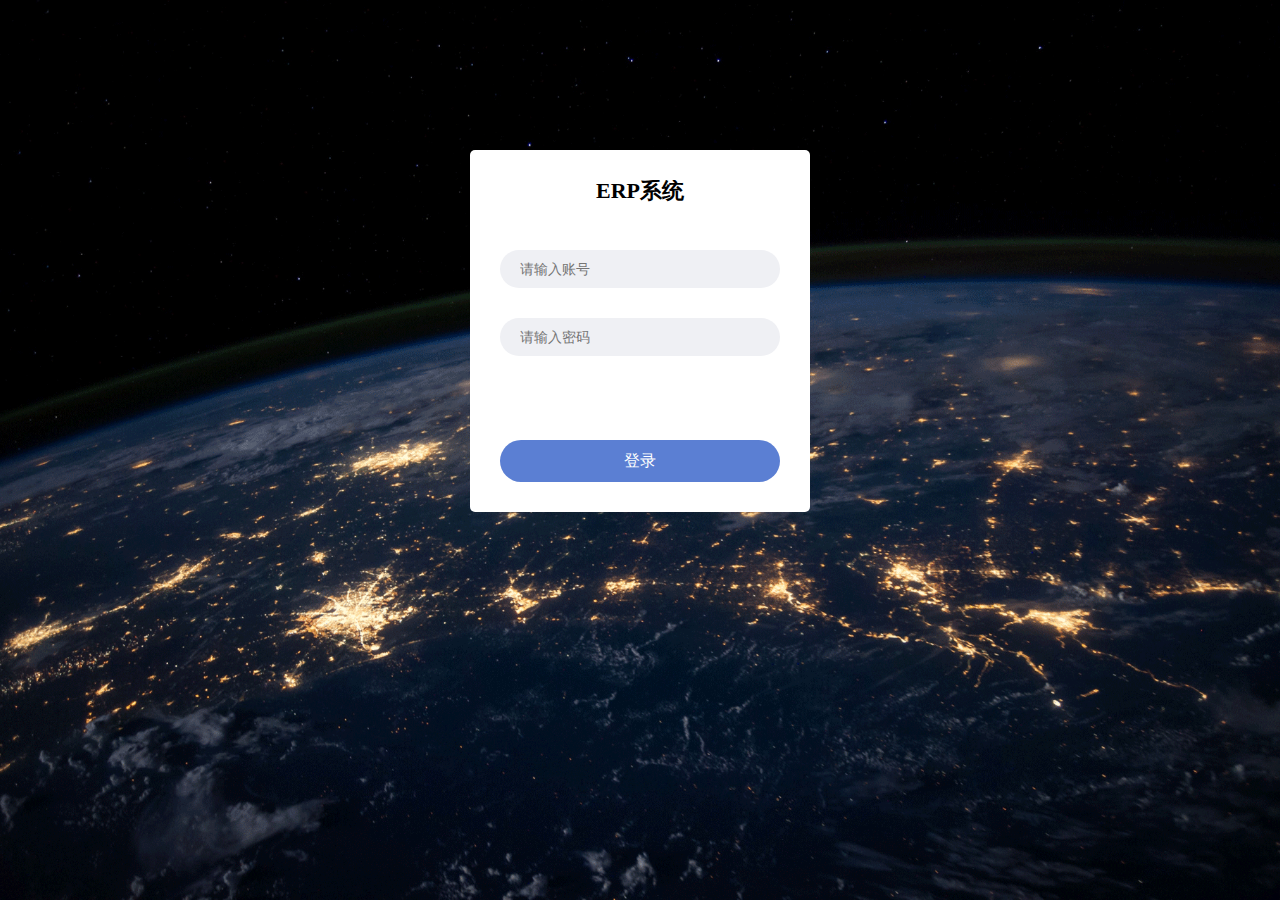
<file: index.html>
<!DOCTYPE html>
<html>
	<head>
		<meta charset="utf-8" />
		<title>登录-小破孩工作室</title>
		<link rel="stylesheet" href="css/public.css" />
		<script src="js/jquery-3.2.1.min.js"></script>
		<script src="layer/layer.js"></script>
		<script src="js/public.js"></script>
		<script src="js/login/login.js"></script>
	</head>
	<body>
		<div class="login-bg background-style">
			<div class="login-input">
				<h3>ERP系统</h3>
				<input type="text" id="account" placeholder="请输入账号" maxlength="20"/>
				<input type="password" id="pwd" placeholder="请输入密码" maxlength="20"/>
				<i class="login-msg"></i>
				<p class="login-submit">登录</p>
			</div>
		</div>
	</body>
</html>
</file>
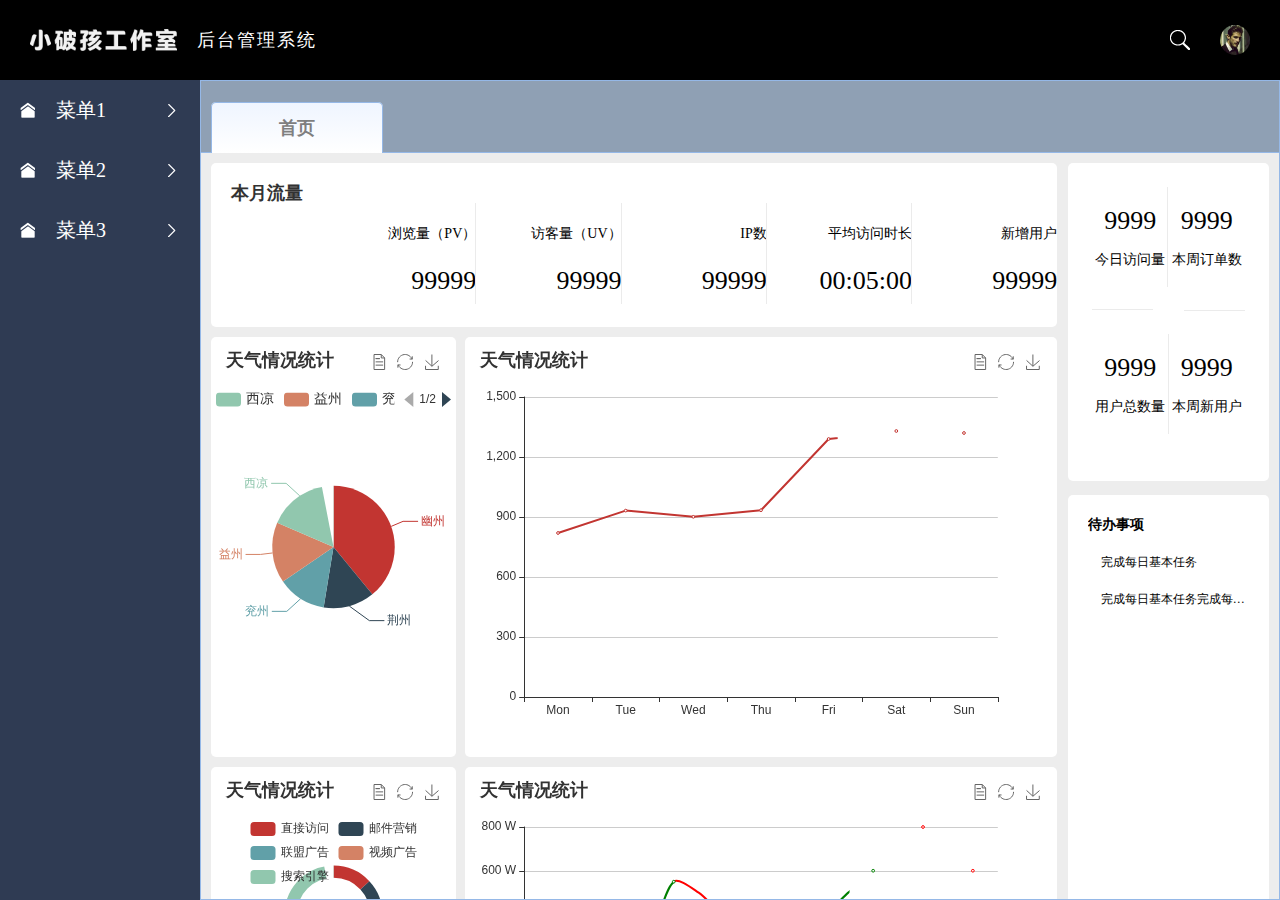
<file: html/index.html>
<!DOCTYPE html>
<html>
	<head>
		<meta charset="UTF-8">
		<title>主页-小破孩工作室</title>
		<link rel="stylesheet" type="text/css" href="../jquery-easyui/themes/default/easyui.css">
		<link rel="stylesheet" type="text/css" href="../jquery-easyui/themes/icon.css">
		<link rel="stylesheet" href="../css/public.css" />
		<link rel="stylesheet" href="../css/index.css" />
		<script type="text/javascript" src="../js/jquery-3.2.1.min.js"></script>
		<script type="text/javascript" src="../jquery-easyui/jquery.easyui.min.js"></script>
		<script type="application/javascript" src="../layer/layer.js"></script>
		<script type="text/javascript" src="../js/echarts.min.js" ></script>
		<script type="text/javascript" src="../js/public.js"></script>
		<script type="text/javascript" src="../js/index/index.js"></script>
	</head>
	<body class="easyui-layout">
		<!--
        	作者：1453296946@qq.com
        	时间：2018-01-23
        	描述：顶部样式
        -->
		<div data-options="region:'north',border:false" style="height: 80px;">
			<div class="main-head">
				<span class="logo">后台管理系统</span>
				<span class="mian-user">
					<i class="background-style"></i>
					<ul class="transition">
						<li>用户名</li>
						<li>基本信息</li>
						<li class="register">账号安全</li>
						<li class="logout">退出</li>
					</ul>
				</span>
				<div class="main-search">
					<img src="../img/search-white.png" alt="检索"/>
					<input type="text" class="search-key" placeholder="请输入检索内容" maxlength="20"/>
				</div>
			</div>
		</div>
		
		<!--
        	作者：1453296946@qq.com
        	时间：2018-01-23
        	描述：左侧菜单
        -->
		<div class="mian-menu" data-options="region:'west',split:false,border:false" style="width: 200px;background-color: #2f3b53;">
			<div class="nav transition">
				<div class="nav-title"><i class="background-style"></i><p><span>菜单1</span></p><i class="background-style transition"></i></div>
				<ul class="nav-menu">
					<li title="item1" url="menu/user/index.html" menuId="1"><span>item1</span></li>
					<li title="item2" url="menu/user/index.html" menuId="2"><span>item2</span></li>
					<li title="item3" url="menu/user/index.html" menuId="3"><span>item3</span></li>
					<li title="item4" url="menu/user/index.html" menuId="4"><span>item4</span></li>
				</ul>
			</div>	
			<div class="nav transition">
				<div class="nav-title"><i class="background-style"></i><p><span>菜单2</span></p><i class="background-style transition"></i></div>
				<ul class="nav-menu">
					<li title="item1" url="menu/user/index.html" menuId="1"><span>item1</span></li>
					<li title="item2" url="menu/user/index.html" menuId="2"><span>item2</span></li>
					<li title="item3" url="menu/user/index.html" menuId="3"><span>item3</span></li>
					<li title="item4" url="menu/user/index.html" menuId="4"><span>item4</span></li>
					<li title="item4" url="menu/user/index.html" menuId="5"><span>item5</span></li>
					<li title="item4" url="menu/user/index.html" menuId="6"><span>item6</span></li>
				</ul>
			</div>
			<div class="nav transition">
				<div class="nav-title"><i class="background-style"></i><p><span>菜单3</span></p><i class="background-style transition"></i></div>
				<ul class="nav-menu">
					<li title="item1" url="menu/user/index.html" menuId="1"><span>item1</span></li>
					<li title="item2" url="menu/user/index.html" menuId="2"><span>item2</span></li>
					<li title="item3" url="menu/user/index.html" menuId="3"><span>item3</span></li>
					<li title="item4" url="menu/user/index.html" menuId="4"><span>item4</span></li>
				</ul>
			</div>
		</div>
		
		<!--
        	作者：1453296946@qq.com
        	时间：2018-01-23
        	描述：菜单对应页面
        -->
		<div data-options="region:'center'" data-options="border:false">
			<div id="main-tabs" class="easyui-tabs" data-options="border:false,fit:true">
				
			</div>
		</div>
		
		<!--
        	作者：1453296946@qq.com
        	时间：2018-01-23
        	描述：右侧模块
        -->
		<!--<div data-options="region:'east',split:true" title="East" style="width:100px;">
			
		</div>-->
		
		<!--
        	作者：1453296946@qq.com
        	时间：2018-01-23
        	描述：底部模块
        -->
		<!--<div data-options="region:'south'" style="height:50px;">
			
		</div>-->
	</body>
</html>
</file>
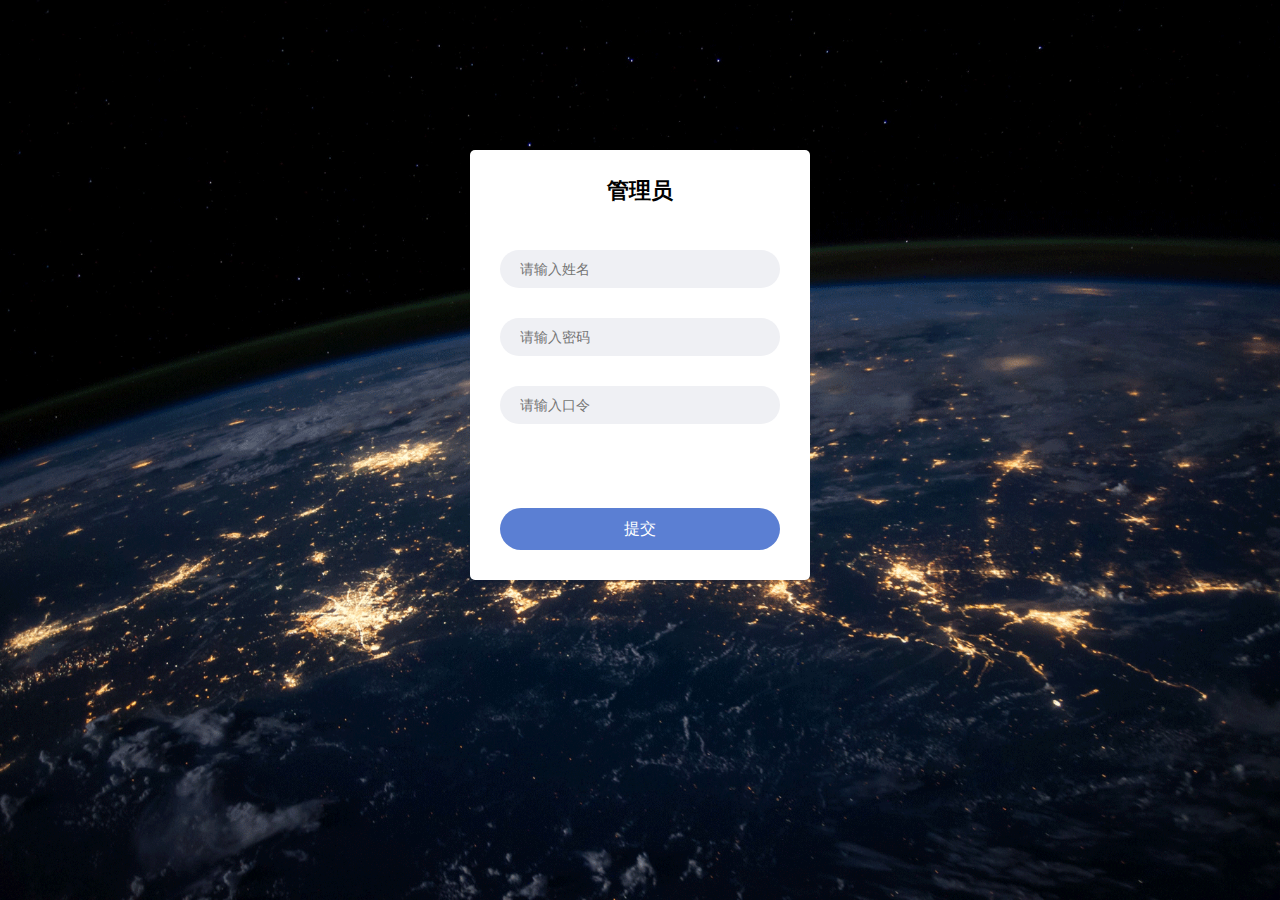
<file: register.html>
<!DOCTYPE html>
<html>
	<head>
		<meta charset="utf-8" />
		<title>注册-小破孩工作室</title>
		<link rel="stylesheet" href="css/public.css" />
		<script src="js/jquery-3.2.1.min.js"></script>
		<script src="layer/layer.js"></script>
		<script src="js/public.js"></script>
		<script src="js/login/register.js"></script>
	</head>
	<body>
		<div class="login-bg background-style">
			<div class="login-input">
				<h3>管理员</h3>
				<input type="text" id="name" placeholder="请输入姓名" maxlength="20"/>
				<input type="password" id="pwd" placeholder="请输入密码" maxlength="20"/>
				<input type="password" id="passwd" placeholder="请输入口令" maxlength="20"/>
				<i class="login-msg"></i>
				<p class="login-submit">提交</p>
			</div>
		</div>
	</body>
</html>
</file>
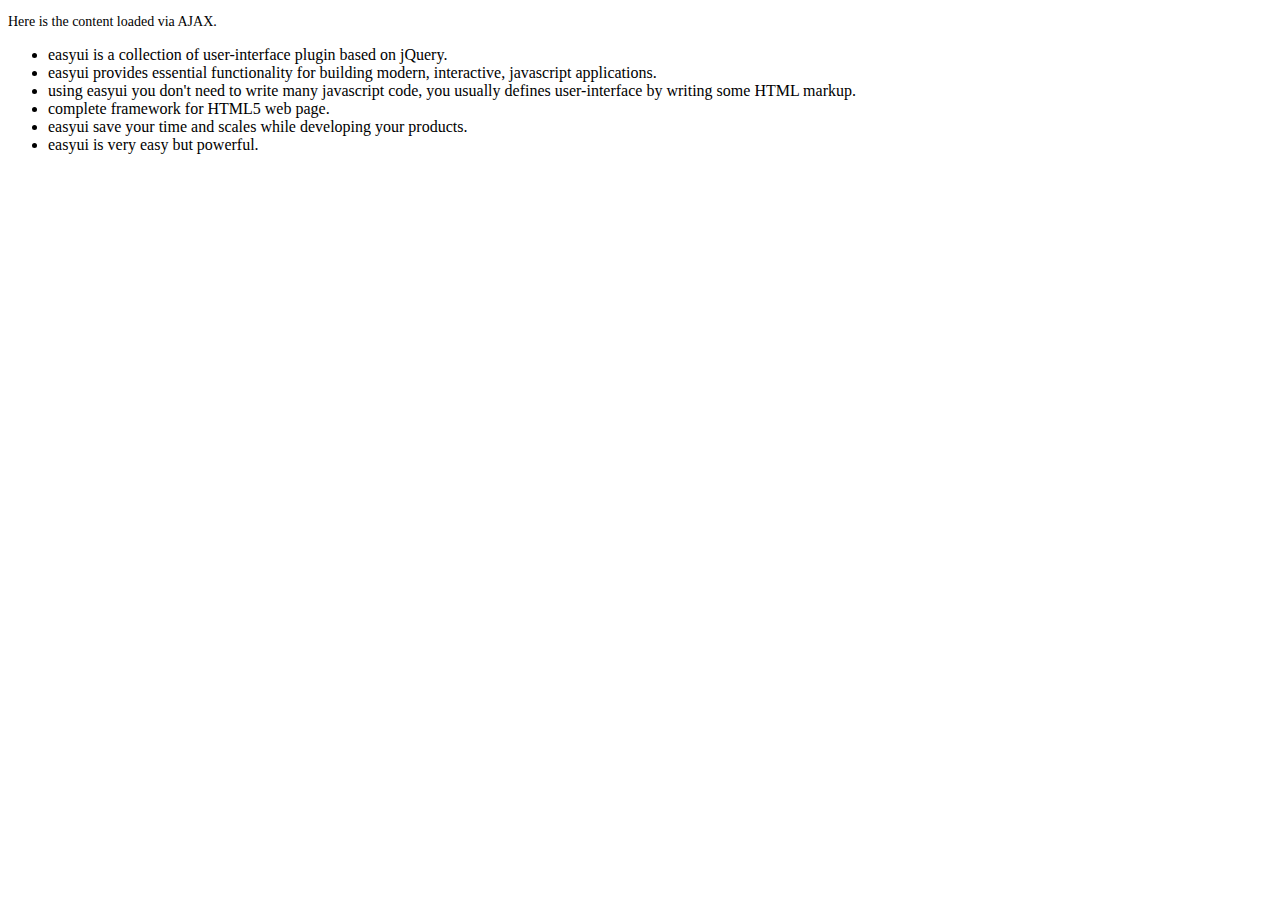
<file: jquery-easyui/demo-mobile/accordion/_content.html>
<!DOCTYPE html>
<html>
<head>
	<meta charset="UTF-8">
	<title>AJAX Content</title>
</head>
<body>
	<p style="font-size:14px">Here is the content loaded via AJAX.</p>
	<ul>
		<li>easyui is a collection of user-interface plugin based on jQuery.</li>
		<li>easyui provides essential functionality for building modern, interactive, javascript applications.</li>
		<li>using easyui you don't need to write many javascript code, you usually defines user-interface by writing some HTML markup.</li>
		<li>complete framework for HTML5 web page.</li>
		<li>easyui save your time and scales while developing your products.</li>
		<li>easyui is very easy but powerful.</li>
	</ul>
</body>
</html>
</file>
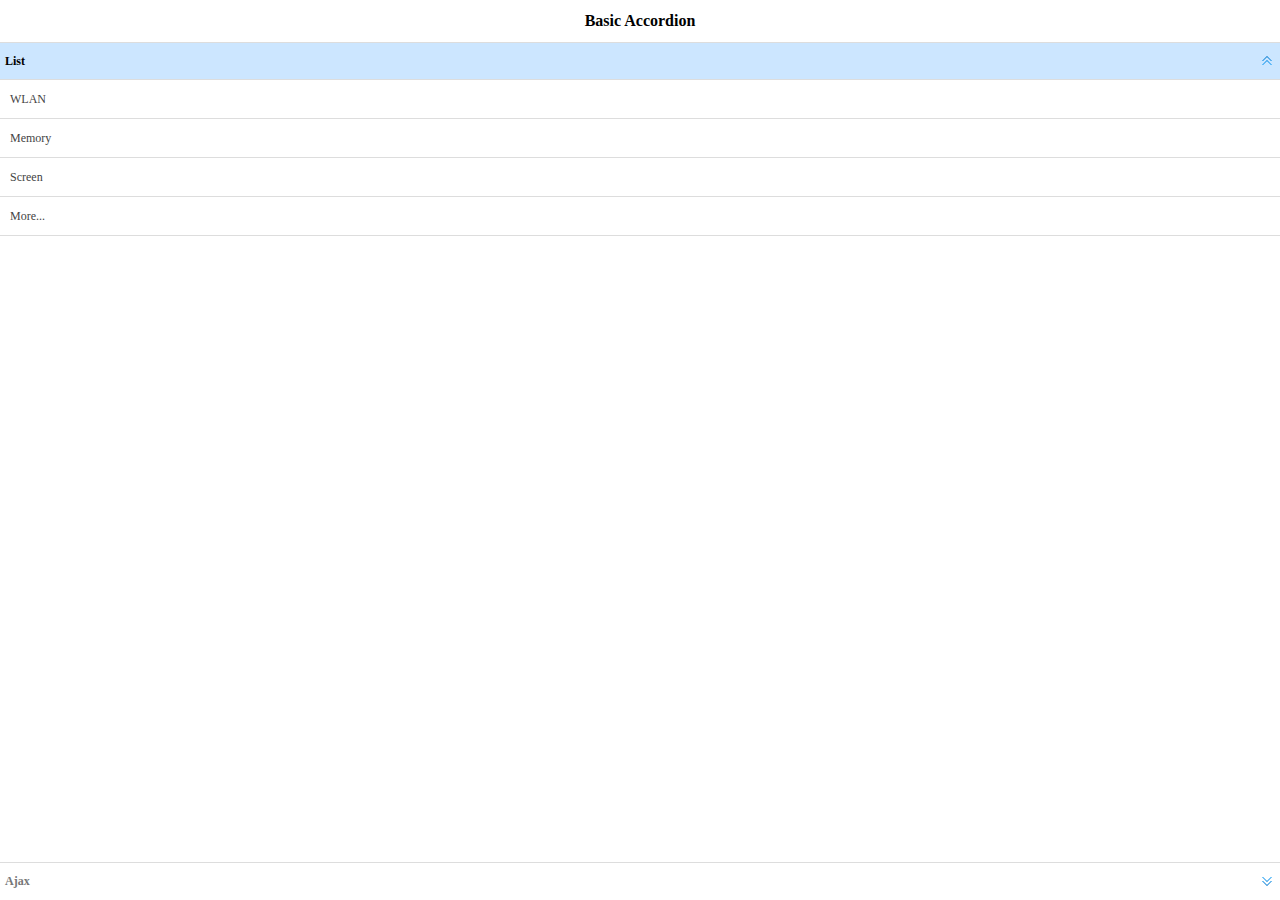
<file: jquery-easyui/demo-mobile/accordion/basic.html>
<!doctype html><html><head>    <meta charset="UTF-8">  	<meta name="viewport" content="initial-scale=1.0, maximum-scale=1.0, user-scalable=no">    <title>Basic Accordion - jQuery EasyUI Mobile Demo</title>      <link rel="stylesheet" type="text/css" href="../../themes/metro/easyui.css">      <link rel="stylesheet" type="text/css" href="../../themes/mobile.css">      <link rel="stylesheet" type="text/css" href="../../themes/icon.css">      <script type="text/javascript" src="../../jquery.min.js"></script>      <script type="text/javascript" src="../../jquery.easyui.min.js"></script>     <script type="text/javascript" src="../../jquery.easyui.mobile.js"></script> </head><body>	<div class="easyui-navpanel">		<header>			<div class="m-toolbar">				<span class="m-title">Basic Accordion</span>			</div>		</header>		<div class="easyui-accordion" fit="true" border="false">			<div title="List">				<ul class="m-list">					<li>WLAN</li>					<li>Memory</li>					<li>Screen</li>					<li>More...</li>				</ul>			</div>			<div title="Ajax" href="_content.html" style="padding:10px"></div>		</div>	</div></body>	</html>
</file>
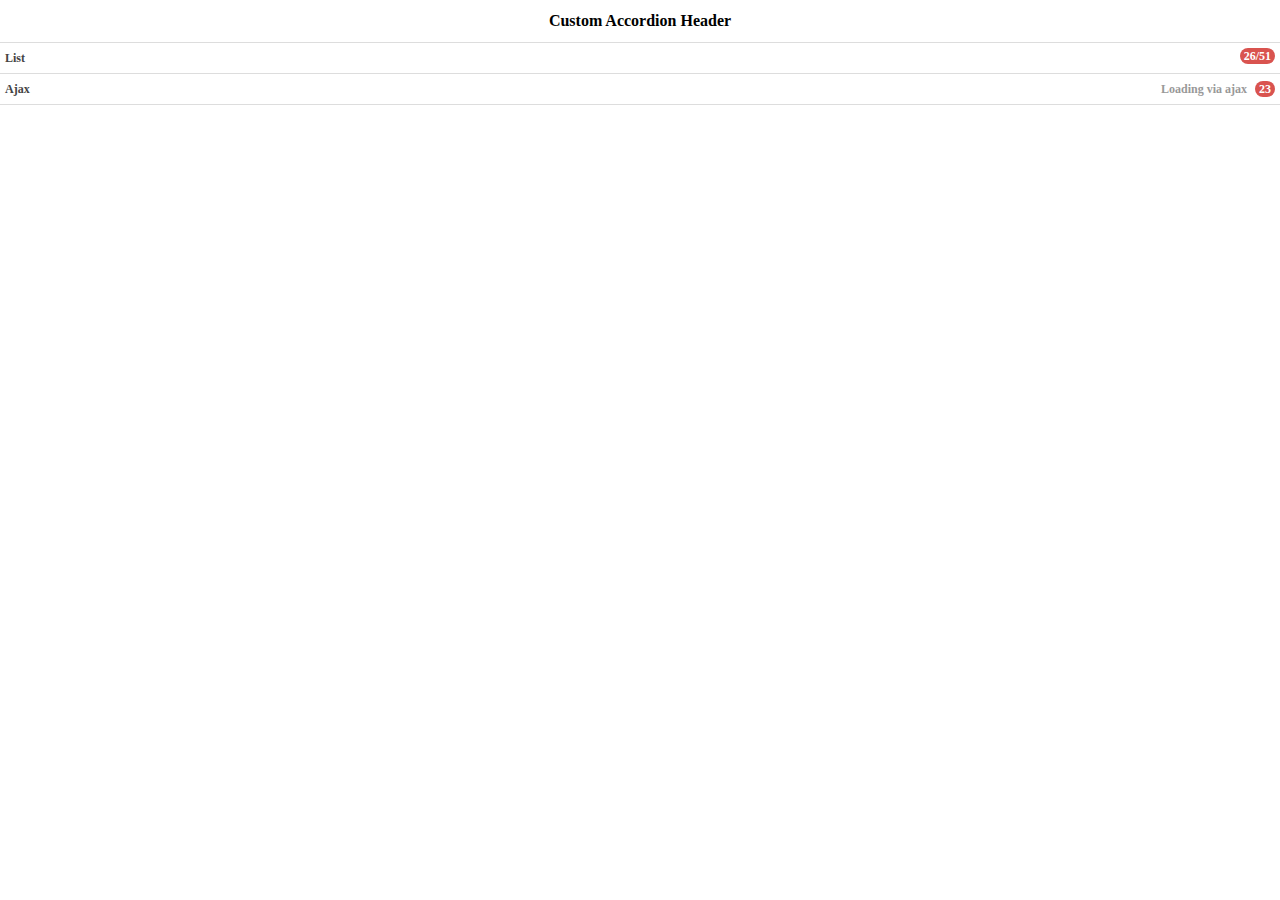
<file: jquery-easyui/demo-mobile/accordion/header.html>
<!doctype html><html><head>    <meta charset="UTF-8">  	<meta name="viewport" content="initial-scale=1.0, maximum-scale=1.0, user-scalable=no">    <title>Custom Accordion Header - jQuery EasyUI Mobile Demo</title>      <link rel="stylesheet" type="text/css" href="../../themes/metro/easyui.css">      <link rel="stylesheet" type="text/css" href="../../themes/mobile.css">      <link rel="stylesheet" type="text/css" href="../../themes/icon.css">      <script type="text/javascript" src="../../jquery.min.js"></script>      <script type="text/javascript" src="../../jquery.easyui.min.js"></script>     <script type="text/javascript" src="../../jquery.easyui.mobile.js"></script> </head><body>	<div class="easyui-navpanel">		<header>			<div class="m-toolbar">				<span class="m-title">Custom Accordion Header</span>			</div>		</header>		<div class="easyui-accordion" data-options="fit:true,border:false,selected:-1">			<div>				<header>					<div class="hh-inner">						<span>List</span>						<span class="m-badge" style="float:right">26/51</span>					</div>				</header>				<ul class="m-list">					<li>WLAN</li>					<li>Memory</li>					<li>Screen</li>					<li>More...</li>				</ul>			</div>			<div href="_content.html" style="padding:10px">				<header>					<div class="hh-inner">						<span>Ajax</span>						<span style="float:right">							<span style="color:#999;margin-right:5px">Loading via ajax</span>							<span class="m-badge">23</span>						</span>					</div>				</header>			</div>		</div>	</div>	<style scoped>		.hh-inner{			position: relative;			line-height: 20px;			background: #fff;			font-weight: bold;			margin: -5px;			padding: 5px;		}	</style></body>	</html>
</file>
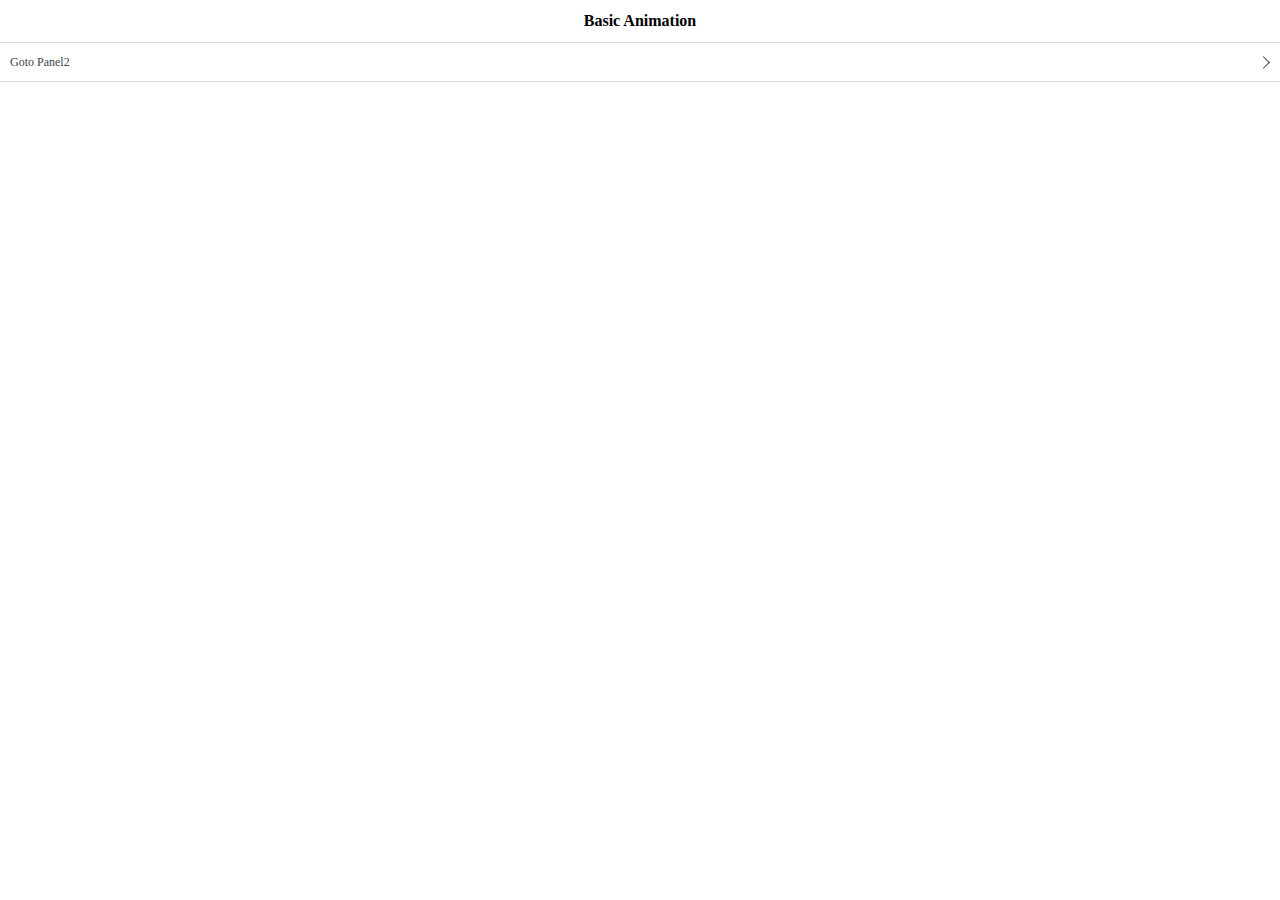
<file: jquery-easyui/demo-mobile/animation/basic.html>
<!doctype html><html><head>    <meta charset="UTF-8">  	<meta name="viewport" content="initial-scale=1.0, maximum-scale=1.0, user-scalable=no">    <title>Basic Animation - jQuery EasyUI Mobile Demo</title>      <link rel="stylesheet" type="text/css" href="../../themes/metro/easyui.css">      <link rel="stylesheet" type="text/css" href="../../themes/mobile.css">      <link rel="stylesheet" type="text/css" href="../../themes/icon.css">      <script type="text/javascript" src="../../jquery.min.js"></script>      <script type="text/javascript" src="../../jquery.easyui.min.js"></script>     <script type="text/javascript" src="../../jquery.easyui.mobile.js"></script> </head><body>	<div class="easyui-navpanel">		<header>			<div class="m-toolbar">				<span class="m-title">Basic Animation</span>			</div>		</header>		<ul class="m-list">			<li><a href="#p2">Goto Panel2</a></li>		</ul>	</div>	<div id="p2" class="easyui-navpanel">		<header>			<div class="m-toolbar">				<div class="m-left">					<a href="#" class="easyui-linkbutton m-back" data-options="plain:true,outline:true,back:true">Back</a>				</div>				<div class="m-title">Panel2</div>			</div>		</header>		<ul class="m-list">			<li><a href="#p3">Goto Panel3</a></li>		</ul>	</div>	<div id="p3" class="easyui-navpanel">		<header>			<div class="m-toolbar">				<div class="m-left">					<a href="#" class="easyui-linkbutton m-back" data-options="plain:true,outline:true,back:true">Back</a>				</div>				<div class="m-title">Panel3</div>			</div>		</header>		<div style="padding:20px 10px">			<p>Panel3 Content.</p>		</div>	</div></body>	</html>
</file>
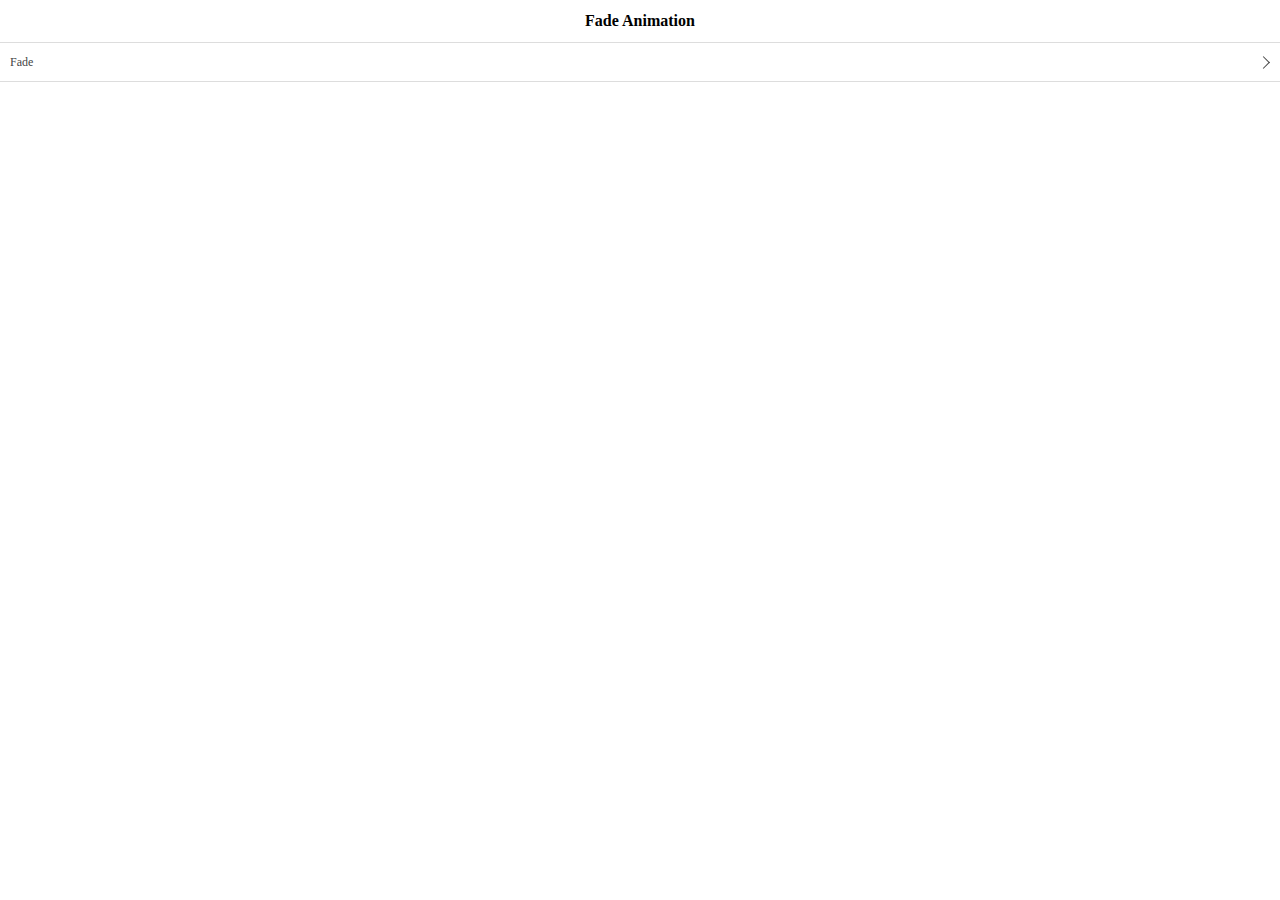
<file: jquery-easyui/demo-mobile/animation/fade.html>
<!doctype html><html><head>    <meta charset="UTF-8">  	<meta name="viewport" content="initial-scale=1.0, maximum-scale=1.0, user-scalable=no">    <title>Fade Animation - jQuery EasyUI Mobile Demo</title>      <link rel="stylesheet" type="text/css" href="../../themes/metro/easyui.css">      <link rel="stylesheet" type="text/css" href="../../themes/mobile.css">      <link rel="stylesheet" type="text/css" href="../../themes/icon.css">      <script type="text/javascript" src="../../jquery.min.js"></script>      <script type="text/javascript" src="../../jquery.easyui.min.js"></script>     <script type="text/javascript" src="../../jquery.easyui.mobile.js"></script> </head><body>	<div class="easyui-navpanel">		<header>			<div class="m-toolbar">				<span class="m-title">Fade Animation</span>			</div>		</header>		<ul class="m-list">			<li><a href="#p2" data-options="animation:'fade',direction:''">Fade</a></li>		</ul>	</div>	<div id="p2" class="easyui-navpanel">		<header>			<div class="m-toolbar">				<div class="m-left">					<a href="#" class="easyui-linkbutton m-back" data-options="plain:true,outline:true,back:true">Back</a>				</div>				<div class="m-title">Panel2</div>			</div>		</header>		<div style="padding:10px">			<p>Panel2 Content.</p>		</div>	</div></body>	</html>
</file>
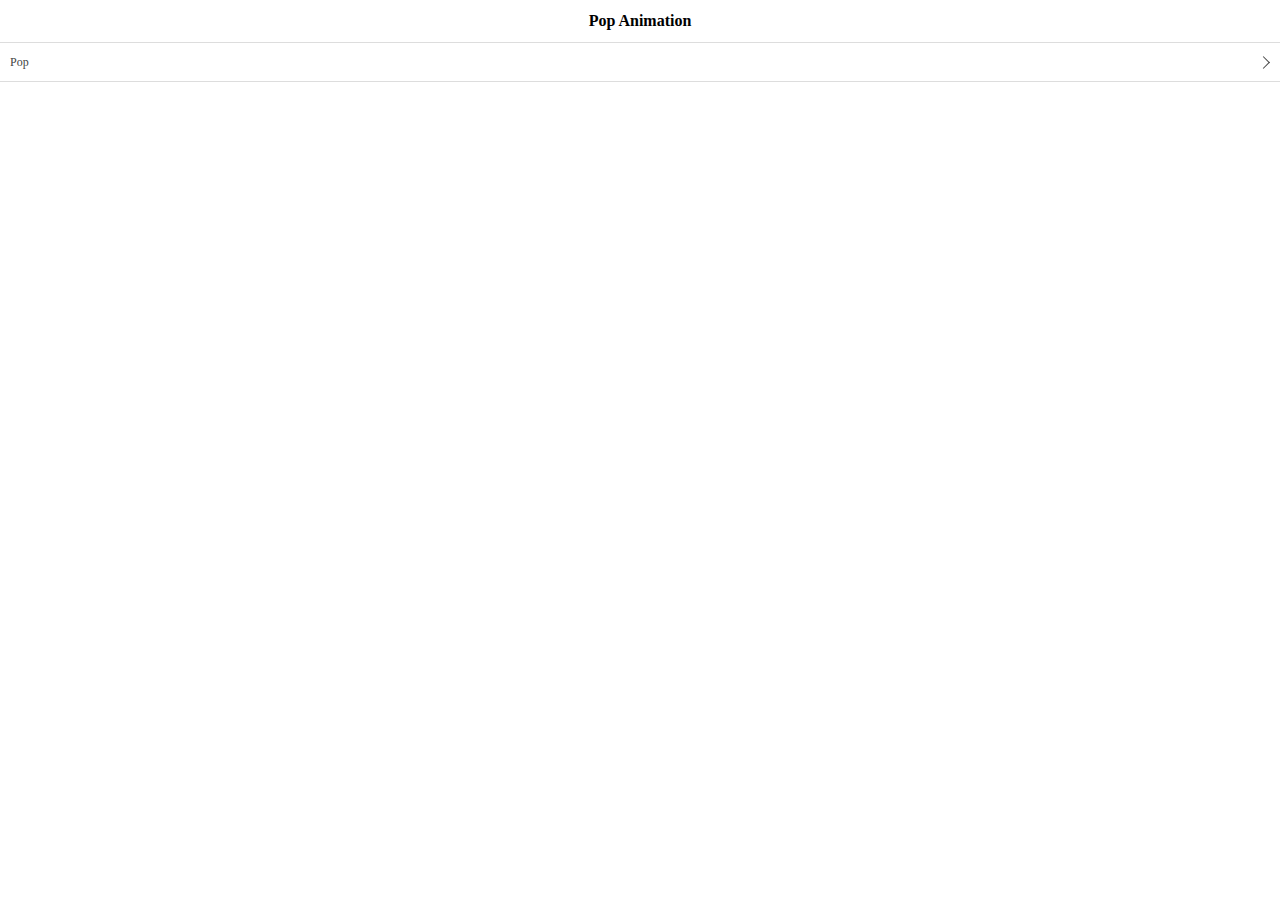
<file: jquery-easyui/demo-mobile/animation/pop.html>
<!doctype html><html><head>    <meta charset="UTF-8">  	<meta name="viewport" content="initial-scale=1.0, maximum-scale=1.0, user-scalable=no">    <title>Pop Animation - jQuery EasyUI Mobile Demo</title>      <link rel="stylesheet" type="text/css" href="../../themes/metro/easyui.css">      <link rel="stylesheet" type="text/css" href="../../themes/mobile.css">      <link rel="stylesheet" type="text/css" href="../../themes/icon.css">      <script type="text/javascript" src="../../jquery.min.js"></script>      <script type="text/javascript" src="../../jquery.easyui.min.js"></script>     <script type="text/javascript" src="../../jquery.easyui.mobile.js"></script> </head><body>	<div class="easyui-navpanel">		<header>			<div class="m-toolbar">				<span class="m-title">Pop Animation</span>			</div>		</header>		<ul class="m-list">			<li><a href="#p2" data-options="animation:'pop',direction:''">Pop</a></li>		</ul>	</div>	<div id="p2" class="easyui-navpanel">		<header>			<div class="m-toolbar">				<div class="m-left">					<a href="#" class="easyui-linkbutton m-back" data-options="plain:true,outline:true,back:true">Back</a>				</div>				<div class="m-title">Panel2</div>			</div>		</header>		<div style="padding:10px">			<p>Panel2 Content.</p>		</div>	</div></body>	</html>
</file>
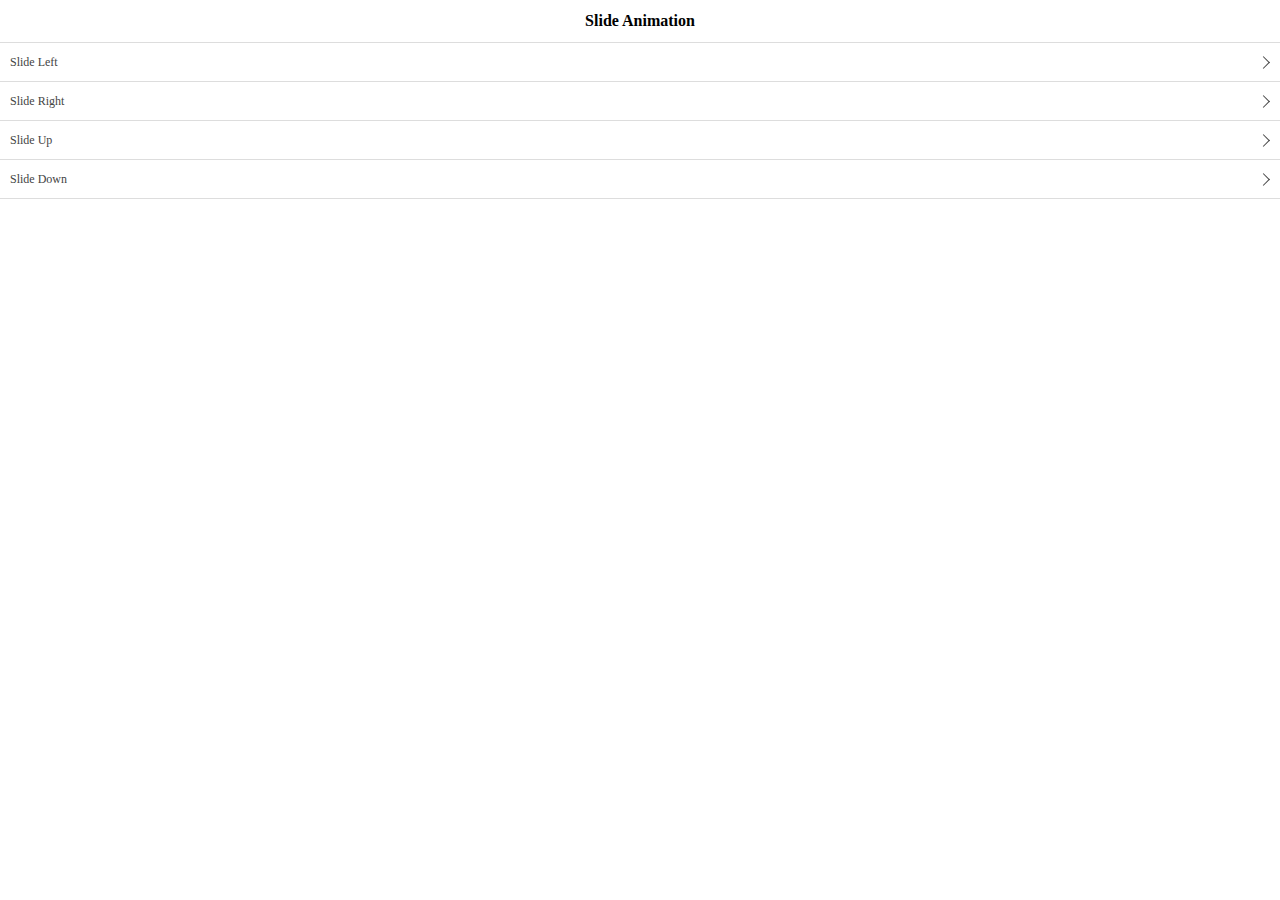
<file: jquery-easyui/demo-mobile/animation/slide.html>
<!doctype html><html><head>    <meta charset="UTF-8">  	<meta name="viewport" content="initial-scale=1.0, maximum-scale=1.0, user-scalable=no">    <title>Slide Animation - jQuery EasyUI Mobile Demo</title>      <link rel="stylesheet" type="text/css" href="../../themes/metro/easyui.css">      <link rel="stylesheet" type="text/css" href="../../themes/mobile.css">      <link rel="stylesheet" type="text/css" href="../../themes/icon.css">      <script type="text/javascript" src="../../jquery.min.js"></script>      <script type="text/javascript" src="../../jquery.easyui.min.js"></script>     <script type="text/javascript" src="../../jquery.easyui.mobile.js"></script> </head><body>	<div class="easyui-navpanel">		<header>			<div class="m-toolbar">				<span class="m-title">Slide Animation</span>			</div>		</header>		<ul class="m-list">			<li><a href="#p2" data-options="animation:'slide',direction:'left'">Slide Left</a></li>			<li><a href="#p2" data-options="animation:'slide',direction:'right'">Slide Right</a></li>			<li><a href="#p2" data-options="animation:'slide',direction:'up'">Slide Up</a></li>			<li><a href="#p2" data-options="animation:'slide',direction:'down'">Slide Down</a></li>		</ul>	</div>	<div id="p2" class="easyui-navpanel">		<header>			<div class="m-toolbar">				<div class="m-left">					<a href="#" class="easyui-linkbutton m-back" data-options="plain:true,outline:true,back:true">Back</a>				</div>				<div class="m-title">Panel2</div>			</div>		</header>		<div style="padding:10px">			<p>Panel2 Content.</p>		</div>	</div></body>	</html>
</file>
<file: css/public.css>
/**
 * 全局滚动条样式
 */
body::-webkit-scrollbar, div::-webkit-scrollbar {/*滚动条整体样式*/
    width: 10px;/*高宽分别对应横竖滚动条的尺寸*/
    height: 1px;
}
body::-webkit-scrollbar-thumb, div::-webkit-scrollbar-thumb {/*滚动条里面小方块*/
    -webkit-box-shadow: inset 0 0 5px rgba(0,0,0,0.2);
    border-radius: 10px;
    background-color: var(--white, #999);
}
body::-webkit-scrollbar-track, div::-webkit-scrollbar-track {/*滚动条里面轨道*/
    -webkit-box-shadow: inset 0 0 5px rgba(0,0,0,0.2);
    background-color: var(--blank, #323232);
}

/**
 * 全局样式设置
 */
html,body{
	width: 100%;
	height: 100%;
}
html,body,div,ul,p,h1,h2,h3,h4,h5,h6{
	margin: 0;
	padding: 0;
}
/**
 * 全局鼠标样式
 */
div,ul,li,p,h1,h2,h3,h4,h5,h6,span,img,i,s{
	cursor: default;
}
/**
 * 去掉li小黑点
 */
ul,li{
	list-style: none;
}
/**
 * 去掉input焦点border
 */
input{
	border: 0;
	outline: none;
}
/**
 * 去掉上下箭头
 */
input[type=number] {  
    -moz-appearance:textfield;  
}  
input[type=number]::-webkit-inner-spin-button,  
input[type=number]::-webkit-outer-spin-button {  
    -webkit-appearance: none;  
    margin: 0;  
}
/**
 * 去掉链接标签下的颜色
 */
a{
	text-decoration: none;
}
/**
 * 背景图片全局样式
 */
.background-style{
	background-position: center;
	background-repeat: no-repeat;
	background-size: contain;
}
/**
 * 动画配置
 */
.transition{
	transition: All 0.4s ease-in-out;
    -webkit-transition: All 0.4s ease-in-out;
    -moz-transition: All 0.4s ease-in-out;
    -o-transition: All 0.4s ease-in-out;
}

/**
 * 登录样式
 */
.login-bg{
	width: 100%;
	height: 100%;
	background-image: url(../img/bg.png);
	background-size: cover;
}
.login-input{
	width: 280px;
	padding: 30px;
	background-color: #fff;
	border-radius: 5px;
	display: inline-block;
	position: fixed;
	top: 150px;
	left: 50%;
	margin-left: -170px;
}
.login-input h3{
	width: 100%;
	height: 22px;
	line-height: 22px;
	font-size: 22px;
	text-align: center;
	margin-bottom: 18px;
	overflow: hidden;
	white-space: nowrap;
	text-overflow: ellipsis;
}
.login-input input{
	width: 240px;
	height: 14px;
	padding: 12px 20px;
	margin-top: 30px;
	border-radius: 19px;
	font-size: 14px;
	border: 0;
	border-style: none;
	background-color: #eff0f4;
	color: #323232;
	transition: All 0.4s ease-in-out;
    -webkit-transition: All 0.4s ease-in-out;
    -moz-transition: All 0.4s ease-in-out;
    -o-transition: All 0.4s ease-in-out;
}
.login-input input:focus{
	background-color: #fff;
	box-shadow: 0 5px 16px 6px rgba(0,29,112,0.2);
	-moz-box-shadow: 0 5px 16px 6px rgba(0,29,112,0.2);
}
.login-input .login-msg{
	width: 100%;
	height: 14px;
	line-height: 14px;
	font-size: 14px;
	color: red;
	font-style: normal;
	margin-top: 20px;
	margin-bottom: 6px;
	display: block;
}
.login-input .login-submit{
	width: 100%;
	height: 42px;
	line-height: 42px;
	margin-top: 50px;
	border-radius: 21px;
	font-size: 16px;
	color: #fff;
	text-align: center;
	background-color: #5b7fd3;
	display: block;
	cursor:pointer;
}

/**
 * 顶部头样式
 */
.main-head{
	width: 100%;
	height: 100%;
	background-color: #000;
}
.main-head .logo::before{
	width: 147px;
	height: 100%;
	background-image: url(../img/logo.png);
	background-position: center;
	background-repeat: no-repeat;
	background-size: contain;
	content: "";
	display: inline-block;
	float: left;
	margin-right: 20px;
}
.main-head .logo{
	height: 80px;
	line-height: 80px;
	margin-left: 30px;
	font-size: 18px;
	letter-spacing: 2px;
	color: #fff;
	float: left;
}

.main-head .mian-user, .main-head .main-search{
	height: 100%;
	float: right;
	margin-right: 30px;
	position: relative;
	display: inline-block;
}
/**
 * 用户头像
 */
.main-head .mian-user i{
	width: 30px;
	height: 30px;
	margin-top: 25px;
	border-radius: 50%;
	background-image: url(../img/user.png);
	display: inline-block;
    cursor: pointer;
}
.main-head .mian-user i:hover + ul, .main-head .mian-user ul:hover{
	height: auto;
}
.main-head .mian-user ul{
	width: 100px;
	height: 0;
	background-color: #fff;
	border-radius: 5px;
	position: fixed;
	top: 40px;
	right: 30px;
	margin-top: 15px;
	z-index: 19930610;
	overflow: hidden;
}
.main-head .mian-user ul li{
	width: 80px;
	height: 30px;
	line-height: 30px;
	font-size: 14px;
	padding: 0 10px;
	border-bottom: 1px solid rgba(0,0,0,.2);
	color: #000;
	float: left;
	cursor: pointer;
	overflow: hidden;
	white-space: nowrap;
	text-overflow: ellipsis;
}
.main-head .mian-user ul li:first-child{
	cursor: default;
}
.main-head .mian-user ul li:last-child{
	border: 0;
}
.main-head .mian-user ul li:hover{
	background-color: rgba(0,0,0,.2);
}

/**
 * 全局检索
 */
.main-head .main-search input{
	width: 0;
	height: 14px;
	padding: 8px 0;
	border-radius: 15px;
	margin-top: 25px;
	font-size: 14px;
	color: #fff;
	background-color: #999;
	transition: All 1.2s ease-in-out;
    -webkit-transition: All 1.2s ease-in-out;
    -moz-transition: All 1.2s ease-in-out;
    -o-transition: All 1.2s ease-in-out;
}
.main-head .main-search.show input{
	width: 150px;
	padding: 8px 25px;
	transition: All .9s ease-in-out;
    -webkit-transition: All .9s ease-in-out;
    -moz-transition: All .9s ease-in-out;
    -o-transition: All .9s ease-in-out;
}
.main-head .main-search img{
	width: 20px;
	height: 20px;
	cursor: pointer;
	position: absolute;
	top: 30px;
	right: 0;
	z-index: 19930610;
	transition: All 1s ease-in-out;
    -webkit-transition: All 1s ease-in-out;
    -moz-transition: All 1s ease-in-out;
    -o-transition: All 1s ease-in-out;
}
.main-head .main-search.show img{
	width: 15px;
	height: 15px;
	top: 32.5px;
	right: 180px;
}

/**
 * 菜单样式
 */
.nav{
	width: 100%;
	float: left;
}
.nav.show{
	background-color: #272f43;
}
.nav .nav-title{
	width: 100%;
	height: 60px;
	line-height: 60px;
	font-size: 20px;
	color: #fff;
	position: relative;
}
.nav .nav-title i{
	width: 16px;
	height: 100%;
	background-image: url(../img/home.png);
	display: inline-block;
	position: absolute;
	top: 0;
	left: 20px;
}
.nav .nav-title i:last-child{
	background-image: url(../img/more.png);
	left: auto;
	right: 20px;
}
.nav.show .nav-title i:last-child{
	transform:rotate(90deg);
	-ms-transform:rotate(90deg); 	/* IE 9 */
	-moz-transform:rotate(90deg); 	/* Firefox */
	-webkit-transform:rotate(90deg); /* Safari 和 Chrome */
	-o-transform:rotate(90deg); 	/* Opera */
}
.nav .nav-title p{
	padding-left: 56px;
	padding-right: 36px;
	white-space: nowrap;
	text-overflow: ellipsis;
	overflow: hidden;
}
.nav .nav-title span{
	width: 100%;
	cursor: pointer;
}

.nav .nav-menu{
	width: 100%;
	display: none;
}
.nav .nav-menu li{
	padding-left: 75px;
	height: 40px;
	cursor: pointer;
}
.nav .nav-menu li:hover, .nav .nav-menu li.checked{
	background-color: #5b7fd3;
}
.nav .nav-menu li span{
	width: 100%;
	height: 40px;
	line-height: 40px;
	font-size: 16px;
	color: #fff;
	text-overflow: ellipsis;
	overflow: hidden;
	cursor: pointer;
	display: inline-block;
}
</file>
<file: jquery-easyui/themes/default/easyui.css>
.panel {
  overflow: hidden;
  text-align: left;
  margin: 0;
  border: 0;
  -moz-border-radius: 0 0 0 0;
  -webkit-border-radius: 0 0 0 0;
  border-radius: 0 0 0 0;
}
.panel-header,
.panel-body {
  border-width: 1px;
  border-style: solid;
}
.panel-header {
  padding: 5px;
  position: relative;
}
.panel-title {
  background: url('images/blank.gif') no-repeat;
}
.panel-header-noborder {
  border-width: 0 0 1px 0;
}
.panel-body {
  overflow: auto;
  border-top-width: 0;
  padding: 0;
}
.panel-body-noheader {
  border-top-width: 1px;
}
.panel-body-noborder {
  border-width: 0px;
}
.panel-body-nobottom {
  border-bottom-width: 0;
}
.panel-with-icon {
  padding-left: 18px;
}
.panel-icon,
.panel-tool {
  position: absolute;
  top: 50%;
  margin-top: -8px;
  height: 16px;
  overflow: hidden;
}
.panel-icon {
  left: 5px;
  width: 16px;
}
.panel-tool {
  right: 5px;
  width: auto;
}
.panel-tool a {
  display: inline-block;
  width: 16px;
  height: 16px;
  opacity: 0.6;
  filter: alpha(opacity=60);
  margin: 0 0 0 2px;
  vertical-align: top;
}
.panel-tool a:hover {
  opacity: 1;
  filter: alpha(opacity=100);
  background-color: #eaf2ff;
  -moz-border-radius: 3px 3px 3px 3px;
  -webkit-border-radius: 3px 3px 3px 3px;
  border-radius: 3px 3px 3px 3px;
}
.panel-loading {
  padding: 11px 0px 10px 30px;
}
.panel-noscroll {
  overflow: hidden;
}
.panel-fit,
.panel-fit body {
  height: 100%;
  margin: 0;
  padding: 0;
  border: 0;
  overflow: hidden;
}
.panel-loading {
  background: url('images/loading.gif') no-repeat 10px 10px;
}
.panel-tool-close {
  background: url('images/panel_tools.png') no-repeat -16px 0px;
}
.panel-tool-min {
  background: url('images/panel_tools.png') no-repeat 0px 0px;
}
.panel-tool-max {
  background: url('images/panel_tools.png') no-repeat 0px -16px;
}
.panel-tool-restore {
  background: url('images/panel_tools.png') no-repeat -16px -16px;
}
.panel-tool-collapse {
  background: url('images/panel_tools.png') no-repeat -32px 0;
}
.panel-tool-expand {
  background: url('images/panel_tools.png') no-repeat -32px -16px;
}
.panel-header,
.panel-body {
  border-color: #95B8E7;
}
.panel-header {
  background-color: #E0ECFF;
  background: -webkit-linear-gradient(top,#EFF5FF 0,#E0ECFF 100%);
  background: -moz-linear-gradient(top,#EFF5FF 0,#E0ECFF 100%);
  background: -o-linear-gradient(top,#EFF5FF 0,#E0ECFF 100%);
  background: linear-gradient(to bottom,#EFF5FF 0,#E0ECFF 100%);
  background-repeat: repeat-x;
  filter: progid:DXImageTransform.Microsoft.gradient(startColorstr=#EFF5FF,endColorstr=#E0ECFF,GradientType=0);
}
.panel-body {
  background-color: #ffffff;
  color: #000000;
  font-size: 12px;
}
.panel-title {
  font-size: 12px;
  font-weight: bold;
  color: #0E2D5F;
  height: 16px;
  line-height: 16px;
}
.panel-footer {
  border: 1px solid #95B8E7;
  overflow: hidden;
  background: #F4F4F4;
}
.panel-footer-noborder {
  border-width: 1px 0 0 0;
}
.panel-hleft,
.panel-hright {
  position: relative;
}
.panel-hleft>.panel-body,
.panel-hright>.panel-body {
  position: absolute;
}
.panel-hleft>.panel-header {
  float: left;
}
.panel-hright>.panel-header {
  float: right;
}
.panel-hleft>.panel-body {
  border-top-width: 1px;
  border-left-width: 0;
}
.panel-hright>.panel-body {
  border-top-width: 1px;
  border-right-width: 0;
}
.panel-hleft>.panel-body-nobottom {
  border-bottom-width: 1px;
  border-right-width: 0;
}
.panel-hright>.panel-body-nobottom {
  border-bottom-width: 1px;
  border-left-width: 0;
}
.panel-hleft>.panel-footer {
  position: absolute;
  right: 0;
}
.panel-hright>.panel-footer {
  position: absolute;
  left: 0;
}
.panel-hleft>.panel-header-noborder {
  border-width: 0 1px 0 0;
}
.panel-hright>.panel-header-noborder {
  border-width: 0 0 0 1px;
}
.panel-hleft>.panel-body-noborder {
  border-width: 0;
}
.panel-hright>.panel-body-noborder {
  border-width: 0;
}
.panel-hleft>.panel-body-noheader {
  border-left-width: 1px;
}
.panel-hright>.panel-body-noheader {
  border-right-width: 1px;
}
.panel-hleft>.panel-footer-noborder {
  border-width: 0 0 0 1px;
}
.panel-hright>.panel-footer-noborder {
  border-width: 0 1px 0 0;
}
.panel-hleft>.panel-header .panel-icon,
.panel-hright>.panel-header .panel-icon {
  margin-top: 0;
  top: 5px;
}
.panel-hleft>.panel-header .panel-title,
.panel-hright>.panel-header .panel-title {
  position: absolute;
  min-width: 16px;
  left: 21px;
  top: 5px;
  bottom: auto;
  white-space: nowrap;
  word-wrap: normal;
  -webkit-transform: rotate(90deg);
  -webkit-transform-origin: 0 0;
  -moz-transform: rotate(90deg);
  -moz-transform-origin: 0 0;
  -o-transform: rotate(90deg);
  -o-transform-origin: 0 0;
  transform: rotate(90deg);
  transform-origin: 0 0;
}
.panel-hleft>.panel-header .panel-title-up,
.panel-hright>.panel-header .panel-title-up {
  position: absolute;
  min-width: 16px;
  left: 21px;
  top: auto;
  bottom: 5px;
  text-align: right;
  white-space: nowrap;
  word-wrap: normal;
  -webkit-transform: rotate(-90deg);
  -webkit-transform-origin: 0 0;
  -moz-transform: rotate(-90deg);
  -moz-transform-origin: 0 0;
  -o-transform: rotate(-90deg);
  -o-transform-origin: 0 0;
  transform: rotate(-90deg);
  transform-origin: 0 16px;
}
.panel-hleft>.panel-header .panel-with-icon.panel-title-up,
.panel-hright>.panel-header .panel-with-icon.panel-title-up {
  padding-left: 0;
  padding-right: 18px;
}
.panel-hleft>.panel-header .panel-tool,
.panel-hright>.panel-header .panel-tool {
  top: auto;
  bottom: 5px;
  width: 16px;
  height: auto;
  left: 50%;
  margin-left: -8px;
  margin-top: 0;
}
.panel-hleft>.panel-header .panel-tool a,
.panel-hright>.panel-header .panel-tool a {
  margin: 2px 0 0 0;
}
.accordion {
  overflow: hidden;
  border-width: 1px;
  border-style: solid;
}
.accordion .accordion-header {
  border-width: 0 0 1px;
  cursor: pointer;
}
.accordion .accordion-body {
  border-width: 0 0 1px;
}
.accordion-noborder {
  border-width: 0;
}
.accordion-noborder .accordion-header {
  border-width: 0 0 1px;
}
.accordion-noborder .accordion-body {
  border-width: 0 0 1px;
}
.accordion-collapse {
  background: url('images/accordion_arrows.png') no-repeat 0 0;
}
.accordion-expand {
  background: url('images/accordion_arrows.png') no-repeat -16px 0;
}
.accordion {
  background: #ffffff;
  border-color: #95B8E7;
}
.accordion .accordion-header {
  background: #E0ECFF;
  filter: none;
}
.accordion .accordion-header-selected {
  background: #ffe48d;
}
.accordion .accordion-header-selected .panel-title {
  color: #000000;
}
.accordion .panel-last > .accordion-header {
  border-bottom-color: #E0ECFF;
}
.accordion .panel-last > .accordion-body {
  border-bottom-color: #ffffff;
}
.accordion .panel-last > .accordion-header-selected,
.accordion .panel-last > .accordion-header-border {
  border-bottom-color: #95B8E7;
}
.accordion> .panel-hleft {
  float: left;
}
.accordion> .panel-hleft>.panel-header {
  border-width: 0 1px 0 0;
}
.accordion> .panel-hleft> .panel-body {
  border-width: 0 1px 0 0;
}
.accordion> .panel-hleft.panel-last > .accordion-header {
  border-right-color: #E0ECFF;
}
.accordion> .panel-hleft.panel-last > .accordion-body {
  border-right-color: #ffffff;
}
.accordion> .panel-hleft.panel-last > .accordion-header-selected,
.accordion> .panel-hleft.panel-last > .accordion-header-border {
  border-right-color: #95B8E7;
}
.accordion> .panel-hright {
  float: right;
}
.accordion> .panel-hright>.panel-header {
  border-width: 0 0 0 1px;
}
.accordion> .panel-hright> .panel-body {
  border-width: 0 0 0 1px;
}
.accordion> .panel-hright.panel-last > .accordion-header {
  border-left-color: #E0ECFF;
}
.accordion> .panel-hright.panel-last > .accordion-body {
  border-left-color: #ffffff;
}
.accordion> .panel-hright.panel-last > .accordion-header-selected,
.accordion> .panel-hright.panel-last > .accordion-header-border {
  border-left-color: #95B8E7;
}
.window {
  overflow: hidden;
  padding: 5px;
  border-width: 1px;
  border-style: solid;
}
.window .window-header {
  background: transparent;
  padding: 0px 0px 6px 0px;
}
.window .window-body {
  border-width: 1px;
  border-style: solid;
  border-top-width: 0px;
}
.window .window-body-noheader {
  border-top-width: 1px;
}
.window .panel-body-nobottom {
  border-bottom-width: 0;
}
.window .window-header .panel-icon,
.window .window-header .panel-tool {
  top: 50%;
  margin-top: -11px;
}
.window .window-header .panel-icon {
  left: 1px;
}
.window .window-header .panel-tool {
  right: 1px;
}
.window .window-header .panel-with-icon {
  padding-left: 18px;
}
.window-proxy {
  position: absolute;
  overflow: hidden;
}
.window-proxy-mask {
  position: absolute;
  filter: alpha(opacity=5);
  opacity: 0.05;
}
.window-mask {
  position: absolute;
  left: 0;
  top: 0;
  width: 100%;
  height: 100%;
  filter: alpha(opacity=40);
  opacity: 0.40;
  font-size: 1px;
  overflow: hidden;
}
.window,
.window-shadow {
  position: absolute;
  -moz-border-radius: 5px 5px 5px 5px;
  -webkit-border-radius: 5px 5px 5px 5px;
  border-radius: 5px 5px 5px 5px;
}
.window-shadow {
  background: #ccc;
  -moz-box-shadow: 2px 2px 3px #cccccc;
  -webkit-box-shadow: 2px 2px 3px #cccccc;
  box-shadow: 2px 2px 3px #cccccc;
  filter: progid:DXImageTransform.Microsoft.Blur(pixelRadius=2,MakeShadow=false,ShadowOpacity=0.2);
}
.window,
.window .window-body {
  border-color: #95B8E7;
}
.window {
  background-color: #E0ECFF;
  background: -webkit-linear-gradient(top,#EFF5FF 0,#E0ECFF 20%);
  background: -moz-linear-gradient(top,#EFF5FF 0,#E0ECFF 20%);
  background: -o-linear-gradient(top,#EFF5FF 0,#E0ECFF 20%);
  background: linear-gradient(to bottom,#EFF5FF 0,#E0ECFF 20%);
  background-repeat: repeat-x;
  filter: progid:DXImageTransform.Microsoft.gradient(startColorstr=#EFF5FF,endColorstr=#E0ECFF,GradientType=0);
}
.window-proxy {
  border: 1px dashed #95B8E7;
}
.window-proxy-mask,
.window-mask {
  background: #ccc;
}
.window .panel-footer {
  border: 1px solid #95B8E7;
  position: relative;
  top: -1px;
}
.window-thinborder {
  padding: 0;
}
.window-thinborder .window-header {
  padding: 5px 5px 6px 5px;
}
.window-thinborder .window-body {
  border-width: 0px;
}
.window-thinborder .window-footer {
  border-left: transparent;
  border-right: transparent;
  border-bottom: transparent;
}
.window-thinborder .window-header .panel-icon,
.window-thinborder .window-header .panel-tool {
  margin-top: -9px;
  margin-left: 5px;
  margin-right: 5px;
}
.window-noborder {
  border: 0;
}
.window.panel-hleft .window-header {
  padding: 0 6px 0 0;
}
.window.panel-hright .window-header {
  padding: 0 0 0 6px;
}
.window.panel-hleft>.panel-header .panel-title {
  top: auto;
  left: 16px;
}
.window.panel-hright>.panel-header .panel-title {
  top: auto;
  right: 16px;
}
.window.panel-hleft>.panel-header .panel-title-up,
.window.panel-hright>.panel-header .panel-title-up {
  bottom: 0;
}
.window.panel-hleft .window-body {
  border-width: 1px 1px 1px 0;
}
.window.panel-hright .window-body {
  border-width: 1px 0 1px 1px;
}
.window.panel-hleft .window-header .panel-icon {
  top: 1px;
  margin-top: 0;
  left: 0;
}
.window.panel-hright .window-header .panel-icon {
  top: 1px;
  margin-top: 0;
  left: auto;
  right: 1px;
}
.window.panel-hleft .window-header .panel-tool,
.window.panel-hright .window-header .panel-tool {
  margin-top: 0;
  top: auto;
  bottom: 1px;
  right: auto;
  margin-right: 0;
  left: 50%;
  margin-left: -11px;
}
.window.panel-hright .window-header .panel-tool {
  left: auto;
  right: 1px;
}
.window-thinborder.panel-hleft .window-header {
  padding: 5px 6px 5px 5px;
}
.window-thinborder.panel-hright .window-header {
  padding: 5px 5px 5px 6px;
}
.window-thinborder.panel-hleft>.panel-header .panel-title {
  left: 21px;
}
.window-thinborder.panel-hleft>.panel-header .panel-title-up,
.window-thinborder.panel-hright>.panel-header .panel-title-up {
  bottom: 5px;
}
.window-thinborder.panel-hleft .window-header .panel-icon,
.window-thinborder.panel-hright .window-header .panel-icon {
  margin-top: 5px;
}
.window-thinborder.panel-hleft .window-header .panel-tool,
.window-thinborder.panel-hright .window-header .panel-tool {
  left: 16px;
  bottom: 5px;
}
.dialog-content {
  overflow: auto;
}
.dialog-toolbar {
  position: relative;
  padding: 2px 5px;
}
.dialog-tool-separator {
  float: left;
  height: 24px;
  border-left: 1px solid #ccc;
  border-right: 1px solid #fff;
  margin: 2px 1px;
}
.dialog-button {
  position: relative;
  top: -1px;
  padding: 5px;
  text-align: right;
}
.dialog-button .l-btn {
  margin-left: 5px;
}
.dialog-toolbar,
.dialog-button {
  background: #F4F4F4;
  border-width: 1px;
  border-style: solid;
}
.dialog-toolbar {
  border-color: #95B8E7 #95B8E7 #dddddd #95B8E7;
}
.dialog-button {
  border-color: #dddddd #95B8E7 #95B8E7 #95B8E7;
}
.window-thinborder .dialog-toolbar {
  border-left: transparent;
  border-right: transparent;
  border-top-color: #F4F4F4;
}
.window-thinborder .dialog-button {
  top: 0px;
  padding: 5px 8px 8px 8px;
  border-left: transparent;
  border-right: transparent;
  border-bottom: transparent;
}
.l-btn {
  text-decoration: none;
  display: inline-block;
  overflow: hidden;
  margin: 0;
  padding: 0;
  cursor: pointer;
  outline: none;
  text-align: center;
  vertical-align: middle;
  line-height: normal;
}
.l-btn-plain {
  border-width: 0;
  padding: 1px;
}
.l-btn-left {
  display: inline-block;
  position: relative;
  overflow: hidden;
  margin: 0;
  padding: 0;
  vertical-align: top;
}
.l-btn-text {
  display: inline-block;
  vertical-align: top;
  width: auto;
  line-height: 24px;
  font-size: 12px;
  padding: 0;
  margin: 0 4px;
}
.l-btn-icon {
  display: inline-block;
  width: 16px;
  height: 16px;
  line-height: 16px;
  position: absolute;
  top: 50%;
  margin-top: -8px;
  font-size: 1px;
}
.l-btn span span .l-btn-empty {
  display: inline-block;
  margin: 0;
  width: 16px;
  height: 24px;
  font-size: 1px;
  vertical-align: top;
}
.l-btn span .l-btn-icon-left {
  padding: 0 0 0 20px;
  background-position: left center;
}
.l-btn span .l-btn-icon-right {
  padding: 0 20px 0 0;
  background-position: right center;
}
.l-btn-icon-left .l-btn-text {
  margin: 0 4px 0 24px;
}
.l-btn-icon-left .l-btn-icon {
  left: 4px;
}
.l-btn-icon-right .l-btn-text {
  margin: 0 24px 0 4px;
}
.l-btn-icon-right .l-btn-icon {
  right: 4px;
}
.l-btn-icon-top .l-btn-text {
  margin: 20px 4px 0 4px;
}
.l-btn-icon-top .l-btn-icon {
  top: 4px;
  left: 50%;
  margin: 0 0 0 -8px;
}
.l-btn-icon-bottom .l-btn-text {
  margin: 0 4px 20px 4px;
}
.l-btn-icon-bottom .l-btn-icon {
  top: auto;
  bottom: 4px;
  left: 50%;
  margin: 0 0 0 -8px;
}
.l-btn-left .l-btn-empty {
  margin: 0 4px;
  width: 16px;
}
.l-btn-plain:hover {
  padding: 0;
}
.l-btn-focus {
  outline: #0000FF dotted thin;
}
.l-btn-large .l-btn-text {
  line-height: 40px;
}
.l-btn-large .l-btn-icon {
  width: 32px;
  height: 32px;
  line-height: 32px;
  margin-top: -16px;
}
.l-btn-large .l-btn-icon-left .l-btn-text {
  margin-left: 40px;
}
.l-btn-large .l-btn-icon-right .l-btn-text {
  margin-right: 40px;
}
.l-btn-large .l-btn-icon-top .l-btn-text {
  margin-top: 36px;
  line-height: 24px;
  min-width: 32px;
}
.l-btn-large .l-btn-icon-top .l-btn-icon {
  margin: 0 0 0 -16px;
}
.l-btn-large .l-btn-icon-bottom .l-btn-text {
  margin-bottom: 36px;
  line-height: 24px;
  min-width: 32px;
}
.l-btn-large .l-btn-icon-bottom .l-btn-icon {
  margin: 0 0 0 -16px;
}
.l-btn-large .l-btn-left .l-btn-empty {
  margin: 0 4px;
  width: 32px;
}
.l-btn {
  color: #444;
  background: #fafafa;
  background-repeat: repeat-x;
  border: 1px solid #bbb;
  background: -webkit-linear-gradient(top,#ffffff 0,#eeeeee 100%);
  background: -moz-linear-gradient(top,#ffffff 0,#eeeeee 100%);
  background: -o-linear-gradient(top,#ffffff 0,#eeeeee 100%);
  background: linear-gradient(to bottom,#ffffff 0,#eeeeee 100%);
  background-repeat: repeat-x;
  filter: progid:DXImageTransform.Microsoft.gradient(startColorstr=#ffffff,endColorstr=#eeeeee,GradientType=0);
  -moz-border-radius: 5px 5px 5px 5px;
  -webkit-border-radius: 5px 5px 5px 5px;
  border-radius: 5px 5px 5px 5px;
}
.l-btn:hover {
  background: #eaf2ff;
  color: #000000;
  border: 1px solid #b7d2ff;
  filter: none;
}
.l-btn-plain {
  background: transparent;
  border-width: 0;
  filter: none;
}
.l-btn-outline {
  border-width: 1px;
  border-color: #b7d2ff;
  padding: 0;
}
.l-btn-plain:hover {
  background: #eaf2ff;
  color: #000000;
  border: 1px solid #b7d2ff;
  -moz-border-radius: 5px 5px 5px 5px;
  -webkit-border-radius: 5px 5px 5px 5px;
  border-radius: 5px 5px 5px 5px;
}
.l-btn-disabled,
.l-btn-disabled:hover {
  opacity: 0.5;
  cursor: default;
  background: #fafafa;
  color: #444;
  background: -webkit-linear-gradient(top,#ffffff 0,#eeeeee 100%);
  background: -moz-linear-gradient(top,#ffffff 0,#eeeeee 100%);
  background: -o-linear-gradient(top,#ffffff 0,#eeeeee 100%);
  background: linear-gradient(to bottom,#ffffff 0,#eeeeee 100%);
  background-repeat: repeat-x;
  filter: progid:DXImageTransform.Microsoft.gradient(startColorstr=#ffffff,endColorstr=#eeeeee,GradientType=0);
}
.l-btn-disabled .l-btn-text,
.l-btn-disabled .l-btn-icon {
  filter: alpha(opacity=50);
}
.l-btn-plain-disabled,
.l-btn-plain-disabled:hover {
  background: transparent;
  filter: alpha(opacity=50);
}
.l-btn-selected,
.l-btn-selected:hover {
  background: #ddd;
  filter: none;
}
.l-btn-plain-selected,
.l-btn-plain-selected:hover {
  background: #ddd;
}
.textbox {
  position: relative;
  border: 1px solid #95B8E7;
  background-color: #fff;
  vertical-align: middle;
  display: inline-block;
  overflow: hidden;
  white-space: nowrap;
  margin: 0;
  padding: 0;
  -moz-border-radius: 5px 5px 5px 5px;
  -webkit-border-radius: 5px 5px 5px 5px;
  border-radius: 5px 5px 5px 5px;
}
.textbox .textbox-text {
  font-size: 12px;
  border: 0;
  margin: 0;
  padding: 4px;
  white-space: normal;
  vertical-align: top;
  outline-style: none;
  resize: none;
  -moz-border-radius: 5px 5px 5px 5px;
  -webkit-border-radius: 5px 5px 5px 5px;
  border-radius: 5px 5px 5px 5px;
}
.textbox .textbox-text::-ms-clear,
.textbox .textbox-text::-ms-reveal {
  display: none;
}
.textbox textarea.textbox-text {
  white-space: pre-wrap;
}
.textbox .textbox-prompt {
  font-size: 12px;
  color: #aaa;
}
.textbox .textbox-bgicon {
  background-position: 3px center;
  padding-left: 21px;
}
.textbox .textbox-button,
.textbox .textbox-button:hover {
  position: absolute;
  top: 0;
  padding: 0;
  vertical-align: top;
  -moz-border-radius: 0 0 0 0;
  -webkit-border-radius: 0 0 0 0;
  border-radius: 0 0 0 0;
}
.textbox .textbox-button-right,
.textbox .textbox-button-right:hover {
  right: 0;
  border-width: 0 0 0 1px;
}
.textbox .textbox-button-left,
.textbox .textbox-button-left:hover {
  left: 0;
  border-width: 0 1px 0 0;
}
.textbox .textbox-button-top,
.textbox .textbox-button-top:hover {
  left: 0;
  border-width: 0 0 1px 0;
}
.textbox .textbox-button-bottom,
.textbox .textbox-button-bottom:hover {
  top: auto;
  bottom: 0;
  left: 0;
  border-width: 1px 0 0 0;
}
.textbox-addon {
  position: absolute;
  top: 0;
}
.textbox-label {
  display: inline-block;
  width: 80px;
  height: 22px;
  line-height: 22px;
  vertical-align: middle;
  overflow: hidden;
  text-overflow: ellipsis;
  white-space: nowrap;
  margin: 0;
  padding-right: 5px;
}
.textbox-label-after {
  padding-left: 5px;
  padding-right: 0;
}
.textbox-label-top {
  display: block;
  width: auto;
  padding: 0;
}
.textbox-disabled,
.textbox-label-disabled {
  opacity: 0.6;
  filter: alpha(opacity=60);
}
.textbox-icon {
  display: inline-block;
  width: 18px;
  height: 20px;
  overflow: hidden;
  vertical-align: top;
  background-position: center center;
  cursor: pointer;
  opacity: 0.6;
  filter: alpha(opacity=60);
  text-decoration: none;
  outline-style: none;
}
.textbox-icon-disabled,
.textbox-icon-readonly {
  cursor: default;
}
.textbox-icon:hover {
  opacity: 1.0;
  filter: alpha(opacity=100);
}
.textbox-icon-disabled:hover {
  opacity: 0.6;
  filter: alpha(opacity=60);
}
.textbox-focused {
  border-color: #6b9cde;
  -moz-box-shadow: 0 0 3px 0 #95B8E7;
  -webkit-box-shadow: 0 0 3px 0 #95B8E7;
  box-shadow: 0 0 3px 0 #95B8E7;
}
.textbox-invalid {
  border-color: #ffa8a8;
  background-color: #fff3f3;
}
.passwordbox-open {
  background: url('images/passwordbox_open.png') no-repeat center center;
}
.passwordbox-close {
  background: url('images/passwordbox_close.png') no-repeat center center;
}
.filebox .textbox-value {
  vertical-align: top;
  position: absolute;
  top: 0;
  left: -5000px;
}
.filebox-label {
  display: inline-block;
  position: absolute;
  width: 100%;
  height: 100%;
  cursor: pointer;
  left: 0;
  top: 0;
  z-index: 10;
  background: url('images/blank.gif') no-repeat;
}
.l-btn-disabled .filebox-label {
  cursor: default;
}
.combo-arrow {
  width: 18px;
  height: 20px;
  overflow: hidden;
  display: inline-block;
  vertical-align: top;
  cursor: pointer;
  opacity: 0.6;
  filter: alpha(opacity=60);
}
.combo-arrow-hover {
  opacity: 1.0;
  filter: alpha(opacity=100);
}
.combo-panel {
  overflow: auto;
}
.combo-arrow {
  background: url('images/combo_arrow.png') no-repeat center center;
}
.combo-panel {
  background-color: #ffffff;
}
.combo-arrow {
  background-color: #E0ECFF;
}
.combo-arrow-hover {
  background-color: #eaf2ff;
}
.combo-arrow:hover {
  background-color: #eaf2ff;
}
.combo .textbox-icon-disabled:hover {
  cursor: default;
}
.combobox-item,
.combobox-group,
.combobox-stick {
  font-size: 12px;
  padding: 3px;
}
.combobox-item-disabled {
  opacity: 0.5;
  filter: alpha(opacity=50);
}
.combobox-gitem {
  padding-left: 10px;
}
.combobox-group,
.combobox-stick {
  font-weight: bold;
}
.combobox-stick {
  position: absolute;
  top: 1px;
  left: 1px;
  right: 1px;
  background: inherit;
}
.combobox-item-hover {
  background-color: #eaf2ff;
  color: #000000;
}
.combobox-item-selected {
  background-color: #ffe48d;
  color: #000000;
}
.combobox-icon {
  display: inline-block;
  width: 16px;
  height: 16px;
  vertical-align: middle;
  margin-right: 2px;
}
.tagbox {
  cursor: text;
}
.tagbox .textbox-text {
  float: left;
}
.tagbox-label {
  position: relative;
  display: block;
  margin: 4px 0 0 4px;
  padding: 0 20px 0 4px;
  float: left;
  vertical-align: top;
  text-decoration: none;
  -moz-border-radius: 5px 5px 5px 5px;
  -webkit-border-radius: 5px 5px 5px 5px;
  border-radius: 5px 5px 5px 5px;
  background: #eaf2ff;
  color: #000000;
}
.tagbox-remove {
  background: url('images/tagbox_icons.png') no-repeat -16px center;
  position: absolute;
  display: block;
  width: 16px;
  height: 16px;
  right: 2px;
  top: 50%;
  margin-top: -8px;
  opacity: 0.6;
  filter: alpha(opacity=60);
}
.tagbox-remove:hover {
  opacity: 1;
  filter: alpha(opacity=100);
}
.textbox-disabled .tagbox-label {
  cursor: default;
}
.textbox-disabled .tagbox-remove:hover {
  cursor: default;
  opacity: 0.6;
  filter: alpha(opacity=60);
}
.layout {
  position: relative;
  overflow: hidden;
  margin: 0;
  padding: 0;
  z-index: 0;
}
.layout-panel {
  position: absolute;
  overflow: hidden;
}
.layout-body {
  min-width: 1px;
  min-height: 1px;
}
.layout-panel-east,
.layout-panel-west {
  z-index: 2;
}
.layout-panel-north,
.layout-panel-south {
  z-index: 3;
}
.layout-expand {
  position: absolute;
  padding: 0px;
  font-size: 1px;
  cursor: pointer;
  z-index: 1;
}
.layout-expand .panel-header,
.layout-expand .panel-body {
  background: transparent;
  filter: none;
  overflow: hidden;
}
.layout-expand .panel-header {
  border-bottom-width: 0px;
}
.layout-expand .panel-body {
  position: relative;
}
.layout-expand .panel-body .panel-icon {
  margin-top: 0;
  top: 0;
  left: 50%;
  margin-left: -8px;
}
.layout-expand-west .panel-header .panel-icon,
.layout-expand-east .panel-header .panel-icon {
  display: none;
}
.layout-expand-title {
  position: absolute;
  top: 0;
  left: 21px;
  white-space: nowrap;
  word-wrap: normal;
  -webkit-transform: rotate(90deg);
  -webkit-transform-origin: 0 0;
  -moz-transform: rotate(90deg);
  -moz-transform-origin: 0 0;
  -o-transform: rotate(90deg);
  -o-transform-origin: 0 0;
  transform: rotate(90deg);
  transform-origin: 0 0;
}
.layout-expand-title-up {
  position: absolute;
  top: 0;
  left: 0;
  text-align: right;
  padding-left: 5px;
  white-space: nowrap;
  word-wrap: normal;
  -webkit-transform: rotate(-90deg);
  -webkit-transform-origin: 0 0;
  -moz-transform: rotate(-90deg);
  -moz-transform-origin: 0 0;
  -o-transform: rotate(-90deg);
  -o-transform-origin: 0 0;
  transform: rotate(-90deg);
  transform-origin: 0 0;
}
.layout-expand-with-icon {
  top: 18px;
}
.layout-expand .panel-body-noheader .layout-expand-title,
.layout-expand .panel-body-noheader .panel-icon {
  top: 5px;
}
.layout-expand .panel-body-noheader .layout-expand-with-icon {
  top: 23px;
}
.layout-split-proxy-h,
.layout-split-proxy-v {
  position: absolute;
  font-size: 1px;
  display: none;
  z-index: 5;
}
.layout-split-proxy-h {
  width: 5px;
  cursor: e-resize;
}
.layout-split-proxy-v {
  height: 5px;
  cursor: n-resize;
}
.layout-mask {
  position: absolute;
  background: #fafafa;
  filter: alpha(opacity=10);
  opacity: 0.10;
  z-index: 4;
}
.layout-button-up {
  background: url('images/layout_arrows.png') no-repeat -16px -16px;
}
.layout-button-down {
  background: url('images/layout_arrows.png') no-repeat -16px 0;
}
.layout-button-left {
  background: url('images/layout_arrows.png') no-repeat 0 0;
}
.layout-button-right {
  background: url('images/layout_arrows.png') no-repeat 0 -16px;
}
.layout-split-proxy-h,
.layout-split-proxy-v {
  background-color: #aac5e7;
}
.layout-split-north {
  border-bottom: 5px solid #E6EEF8;
}
.layout-split-south {
  border-top: 5px solid #E6EEF8;
}
.layout-split-east {
  border-left: 5px solid #E6EEF8;
}
.layout-split-west {
  border-right: 5px solid #E6EEF8;
}
.layout-expand {
  background-color: #E0ECFF;
}
.layout-expand-over {
  background-color: #E0ECFF;
}
.tabs-container {
  overflow: hidden;
}
.tabs-header {
  border-width: 1px;
  border-style: solid;
  border-bottom-width: 0;
  position: relative;
  padding: 0;
  padding-top: 2px;
  overflow: hidden;
}
.tabs-scroller-left,
.tabs-scroller-right {
  position: absolute;
  top: auto;
  bottom: 0;
  width: 18px;
  font-size: 1px;
  display: none;
  cursor: pointer;
  border-width: 1px;
  border-style: solid;
}
.tabs-scroller-left {
  left: 0;
}
.tabs-scroller-right {
  right: 0;
}
.tabs-tool {
  position: absolute;
  bottom: 0;
  padding: 1px;
  overflow: hidden;
  border-width: 1px;
  border-style: solid;
}
.tabs-header-plain .tabs-tool {
  padding: 0 1px;
}
.tabs-wrap {
  position: relative;
  left: 0;
  overflow: hidden;
  width: 100%;
  margin: 0;
  padding: 0;
}
.tabs-scrolling {
  margin-left: 18px;
  margin-right: 18px;
}
.tabs-disabled {
  opacity: 0.3;
  filter: alpha(opacity=30);
}
.tabs {
  list-style-type: none;
  height: 26px;
  margin: 0px;
  padding: 0px;
  padding-left: 4px;
  width: 50000px;
  border-style: solid;
  border-width: 0 0 1px 0;
}
.tabs li {
  float: left;
  display: inline-block;
  margin: 0 4px -1px 0;
  padding: 0;
  position: relative;
  border: 0;
}
.tabs li a.tabs-inner {
  display: inline-block;
  text-decoration: none;
  margin: 0;
  padding: 0 10px;
  height: 25px;
  line-height: 25px;
  text-align: center;
  white-space: nowrap;
  border-width: 1px;
  border-style: solid;
  -moz-border-radius: 5px 5px 0 0;
  -webkit-border-radius: 5px 5px 0 0;
  border-radius: 5px 5px 0 0;
}
.tabs li.tabs-selected a.tabs-inner {
  font-weight: bold;
  outline: none;
}
.tabs li.tabs-selected a:hover.tabs-inner {
  cursor: default;
  pointer: default;
}
.tabs li a.tabs-close,
.tabs-p-tool {
  position: absolute;
  font-size: 1px;
  display: block;
  height: 12px;
  padding: 0;
  top: 50%;
  margin-top: -6px;
  overflow: hidden;
}
.tabs li a.tabs-close {
  width: 12px;
  right: 5px;
  opacity: 0.6;
  filter: alpha(opacity=60);
}
.tabs-p-tool {
  right: 16px;
}
.tabs-p-tool a {
  display: inline-block;
  font-size: 1px;
  width: 12px;
  height: 12px;
  margin: 0;
  opacity: 0.6;
  filter: alpha(opacity=60);
}
.tabs li a:hover.tabs-close,
.tabs-p-tool a:hover {
  opacity: 1;
  filter: alpha(opacity=100);
  cursor: hand;
  cursor: pointer;
}
.tabs-with-icon {
  padding-left: 18px;
}
.tabs-icon {
  position: absolute;
  width: 16px;
  height: 16px;
  left: 10px;
  top: 50%;
  margin-top: -8px;
}
.tabs-title {
  font-size: 12px;
}
.tabs-closable {
  padding-right: 8px;
}
.tabs-panels {
  margin: 0px;
  padding: 0px;
  border-width: 1px;
  border-style: solid;
  border-top-width: 0;
  overflow: hidden;
}
.tabs-header-bottom {
  border-width: 0 1px 1px 1px;
  padding: 0 0 2px 0;
}
.tabs-header-bottom .tabs {
  border-width: 1px 0 0 0;
}
.tabs-header-bottom .tabs li {
  margin: -1px 4px 0 0;
}
.tabs-header-bottom .tabs li a.tabs-inner {
  -moz-border-radius: 0 0 5px 5px;
  -webkit-border-radius: 0 0 5px 5px;
  border-radius: 0 0 5px 5px;
}
.tabs-header-bottom .tabs-tool {
  top: 0;
}
.tabs-header-bottom .tabs-scroller-left,
.tabs-header-bottom .tabs-scroller-right {
  top: 0;
  bottom: auto;
}
.tabs-panels-top {
  border-width: 1px 1px 0 1px;
}
.tabs-header-left {
  float: left;
  border-width: 1px 0 1px 1px;
  padding: 0;
}
.tabs-header-right {
  float: right;
  border-width: 1px 1px 1px 0;
  padding: 0;
}
.tabs-header-left .tabs-wrap,
.tabs-header-right .tabs-wrap {
  height: 100%;
}
.tabs-header-left .tabs {
  height: 100%;
  padding: 4px 0 0 2px;
  border-width: 0 1px 0 0;
}
.tabs-header-right .tabs {
  height: 100%;
  padding: 4px 2px 0 0;
  border-width: 0 0 0 1px;
}
.tabs-header-left .tabs li,
.tabs-header-right .tabs li {
  display: block;
  width: 100%;
  position: relative;
}
.tabs-header-left .tabs li {
  left: auto;
  right: 0;
  margin: 0 -1px 4px 0;
  float: right;
}
.tabs-header-right .tabs li {
  left: 0;
  right: auto;
  margin: 0 0 4px -1px;
  float: left;
}
.tabs-justified li a.tabs-inner {
  padding-left: 0;
  padding-right: 0;
}
.tabs-header-left .tabs li a.tabs-inner {
  display: block;
  text-align: left;
  padding-left: 10px;
  padding-right: 10px;
  -moz-border-radius: 5px 0 0 5px;
  -webkit-border-radius: 5px 0 0 5px;
  border-radius: 5px 0 0 5px;
}
.tabs-header-right .tabs li a.tabs-inner {
  display: block;
  text-align: left;
  padding-left: 10px;
  padding-right: 10px;
  -moz-border-radius: 0 5px 5px 0;
  -webkit-border-radius: 0 5px 5px 0;
  border-radius: 0 5px 5px 0;
}
.tabs-panels-right {
  float: right;
  border-width: 1px 1px 1px 0;
}
.tabs-panels-left {
  float: left;
  border-width: 1px 0 1px 1px;
}
.tabs-header-noborder,
.tabs-panels-noborder {
  border: 0px;
}
.tabs-header-plain {
  border: 0px;
  background: transparent;
}
.tabs-pill {
  padding-bottom: 3px;
}
.tabs-header-bottom .tabs-pill {
  padding-top: 3px;
  padding-bottom: 0;
}
.tabs-header-left .tabs-pill {
  padding-right: 3px;
}
.tabs-header-right .tabs-pill {
  padding-left: 3px;
}
.tabs-header .tabs-pill li a.tabs-inner {
  -moz-border-radius: 5px 5px 5px 5px;
  -webkit-border-radius: 5px 5px 5px 5px;
  border-radius: 5px 5px 5px 5px;
}
.tabs-header-narrow,
.tabs-header-narrow .tabs-narrow {
  padding: 0;
}
.tabs-narrow li,
.tabs-header-bottom .tabs-narrow li {
  margin-left: 0;
  margin-right: -1px;
}
.tabs-narrow li.tabs-last,
.tabs-header-bottom .tabs-narrow li.tabs-last {
  margin-right: 0;
}
.tabs-header-left .tabs-narrow,
.tabs-header-right .tabs-narrow {
  padding-top: 0;
}
.tabs-header-left .tabs-narrow li {
  margin-bottom: -1px;
  margin-right: -1px;
}
.tabs-header-left .tabs-narrow li.tabs-last,
.tabs-header-right .tabs-narrow li.tabs-last {
  margin-bottom: 0;
}
.tabs-header-right .tabs-narrow li {
  margin-bottom: -1px;
  margin-left: -1px;
}
.tabs-scroller-left {
  background: #E0ECFF url('images/tabs_icons.png') no-repeat 1px center;
}
.tabs-scroller-right {
  background: #E0ECFF url('images/tabs_icons.png') no-repeat -15px center;
}
.tabs li a.tabs-close {
  background: url('images/tabs_icons.png') no-repeat -34px center;
}
.tabs li a.tabs-inner:hover {
  background: #eaf2ff;
  color: #000000;
  filter: none;
}
.tabs li.tabs-selected a.tabs-inner {
  background-color: #ffffff;
  color: #0E2D5F;
  background: -webkit-linear-gradient(top,#EFF5FF 0,#ffffff 100%);
  background: -moz-linear-gradient(top,#EFF5FF 0,#ffffff 100%);
  background: -o-linear-gradient(top,#EFF5FF 0,#ffffff 100%);
  background: linear-gradient(to bottom,#EFF5FF 0,#ffffff 100%);
  background-repeat: repeat-x;
  filter: progid:DXImageTransform.Microsoft.gradient(startColorstr=#EFF5FF,endColorstr=#ffffff,GradientType=0);
}
.tabs-header-bottom .tabs li.tabs-selected a.tabs-inner {
  background: -webkit-linear-gradient(top,#ffffff 0,#EFF5FF 100%);
  background: -moz-linear-gradient(top,#ffffff 0,#EFF5FF 100%);
  background: -o-linear-gradient(top,#ffffff 0,#EFF5FF 100%);
  background: linear-gradient(to bottom,#ffffff 0,#EFF5FF 100%);
  background-repeat: repeat-x;
  filter: progid:DXImageTransform.Microsoft.gradient(startColorstr=#ffffff,endColorstr=#EFF5FF,GradientType=0);
}
.tabs-header-left .tabs li.tabs-selected a.tabs-inner {
  background: -webkit-linear-gradient(left,#EFF5FF 0,#ffffff 100%);
  background: -moz-linear-gradient(left,#EFF5FF 0,#ffffff 100%);
  background: -o-linear-gradient(left,#EFF5FF 0,#ffffff 100%);
  background: linear-gradient(to right,#EFF5FF 0,#ffffff 100%);
  background-repeat: repeat-y;
  filter: progid:DXImageTransform.Microsoft.gradient(startColorstr=#EFF5FF,endColorstr=#ffffff,GradientType=1);
}
.tabs-header-right .tabs li.tabs-selected a.tabs-inner {
  background: -webkit-linear-gradient(left,#ffffff 0,#EFF5FF 100%);
  background: -moz-linear-gradient(left,#ffffff 0,#EFF5FF 100%);
  background: -o-linear-gradient(left,#ffffff 0,#EFF5FF 100%);
  background: linear-gradient(to right,#ffffff 0,#EFF5FF 100%);
  background-repeat: repeat-y;
  filter: progid:DXImageTransform.Microsoft.gradient(startColorstr=#ffffff,endColorstr=#EFF5FF,GradientType=1);
}
.tabs li a.tabs-inner {
  color: #0E2D5F;
  background-color: #E0ECFF;
  background: -webkit-linear-gradient(top,#EFF5FF 0,#E0ECFF 100%);
  background: -moz-linear-gradient(top,#EFF5FF 0,#E0ECFF 100%);
  background: -o-linear-gradient(top,#EFF5FF 0,#E0ECFF 100%);
  background: linear-gradient(to bottom,#EFF5FF 0,#E0ECFF 100%);
  background-repeat: repeat-x;
  filter: progid:DXImageTransform.Microsoft.gradient(startColorstr=#EFF5FF,endColorstr=#E0ECFF,GradientType=0);
}
.tabs-header,
.tabs-tool {
  background-color: #E0ECFF;
}
.tabs-header-plain {
  background: transparent;
}
.tabs-header,
.tabs-scroller-left,
.tabs-scroller-right,
.tabs-tool,
.tabs,
.tabs-panels,
.tabs li a.tabs-inner,
.tabs li.tabs-selected a.tabs-inner,
.tabs-header-bottom .tabs li.tabs-selected a.tabs-inner,
.tabs-header-left .tabs li.tabs-selected a.tabs-inner,
.tabs-header-right .tabs li.tabs-selected a.tabs-inner {
  border-color: #95B8E7;
}
.tabs-p-tool a:hover,
.tabs li a:hover.tabs-close,
.tabs-scroller-over {
  background-color: #eaf2ff;
}
.tabs li.tabs-selected a.tabs-inner {
  border-bottom: 1px solid #ffffff;
}
.tabs-header-bottom .tabs li.tabs-selected a.tabs-inner {
  border-top: 1px solid #ffffff;
}
.tabs-header-left .tabs li.tabs-selected a.tabs-inner {
  border-right: 1px solid #ffffff;
}
.tabs-header-right .tabs li.tabs-selected a.tabs-inner {
  border-left: 1px solid #ffffff;
}
.tabs-header .tabs-pill li.tabs-selected a.tabs-inner {
  background: #ffe48d;
  color: #000000;
  filter: none;
  border-color: #95B8E7;
}
.datagrid .panel-body {
  overflow: hidden;
  position: relative;
}
.datagrid-view {
  position: relative;
  overflow: hidden;
}
.datagrid-view1,
.datagrid-view2 {
  position: absolute;
  overflow: hidden;
  top: 0;
}
.datagrid-view1 {
  left: 0;
}
.datagrid-view2 {
  right: 0;
}
.datagrid-mask {
  position: absolute;
  left: 0;
  top: 0;
  width: 100%;
  height: 100%;
  opacity: 0.3;
  filter: alpha(opacity=30);
  display: none;
}
.datagrid-mask-msg {
  position: absolute;
  top: 50%;
  margin-top: -20px;
  padding: 10px 5px 10px 30px;
  width: auto;
  height: 16px;
  border-width: 2px;
  border-style: solid;
  display: none;
}
.datagrid-empty {
  position: absolute;
  left: 0;
  top: 0;
  width: 100%;
  height: 25px;
  line-height: 25px;
  text-align: center;
}
.datagrid-sort-icon {
  padding: 0;
  display: none;
}
.datagrid-toolbar {
  height: auto;
  padding: 1px 2px;
  border-width: 0 0 1px 0;
  border-style: solid;
}
.datagrid-btn-separator {
  float: left;
  height: 24px;
  border-left: 1px solid #ccc;
  border-right: 1px solid #fff;
  margin: 2px 1px;
}
.datagrid .datagrid-pager {
  display: block;
  margin: 0;
  border-width: 1px 0 0 0;
  border-style: solid;
}
.datagrid .datagrid-pager-top {
  border-width: 0 0 1px 0;
}
.datagrid-header {
  overflow: hidden;
  cursor: default;
  border-width: 0 0 1px 0;
  border-style: solid;
}
.datagrid-header-inner {
  float: left;
  width: 10000px;
}
.datagrid-header-row,
.datagrid-row {
  height: 25px;
}
.datagrid-header td,
.datagrid-body td,
.datagrid-footer td {
  border-width: 0 1px 1px 0;
  border-style: dotted;
  margin: 0;
  padding: 0;
}
.datagrid-cell,
.datagrid-cell-group,
.datagrid-header-rownumber,
.datagrid-cell-rownumber {
  margin: 0;
  padding: 0 4px;
  white-space: nowrap;
  word-wrap: normal;
  overflow: hidden;
  height: 18px;
  line-height: 18px;
  font-size: 12px;
}
.datagrid-header .datagrid-cell {
  height: auto;
}
.datagrid-header .datagrid-cell span {
  font-size: 12px;
}
.datagrid-cell-group {
  text-align: center;
  text-overflow: ellipsis;
}
.datagrid-header-rownumber,
.datagrid-cell-rownumber {
  width: 30px;
  text-align: center;
  margin: 0;
  padding: 0;
}
.datagrid-body {
  margin: 0;
  padding: 0;
  overflow: auto;
  zoom: 1;
}
.datagrid-view1 .datagrid-body-inner {
  padding-bottom: 20px;
}
.datagrid-view1 .datagrid-body {
  overflow: hidden;
}
.datagrid-footer {
  overflow: hidden;
}
.datagrid-footer-inner {
  border-width: 1px 0 0 0;
  border-style: solid;
  width: 10000px;
  float: left;
}
.datagrid-row-editing .datagrid-cell {
  height: auto;
}
.datagrid-header-check,
.datagrid-cell-check {
  padding: 0;
  width: 27px;
  height: 18px;
  font-size: 1px;
  text-align: center;
  overflow: hidden;
}
.datagrid-header-check input,
.datagrid-cell-check input {
  margin: 0;
  padding: 0;
  width: 15px;
  height: 18px;
}
.datagrid-resize-proxy {
  position: absolute;
  width: 1px;
  height: 10000px;
  top: 0;
  cursor: e-resize;
  display: none;
}
.datagrid-body .datagrid-editable {
  margin: 0;
  padding: 0;
}
.datagrid-body .datagrid-editable table {
  width: 100%;
  height: 100%;
}
.datagrid-body .datagrid-editable td {
  border: 0;
  margin: 0;
  padding: 0;
}
.datagrid-view .datagrid-editable-input {
  margin: 0;
  padding: 2px 4px;
  border: 1px solid #95B8E7;
  font-size: 12px;
  outline-style: none;
  -moz-border-radius: 0 0 0 0;
  -webkit-border-radius: 0 0 0 0;
  border-radius: 0 0 0 0;
}
.datagrid-view .validatebox-invalid {
  border-color: #ffa8a8;
}
.datagrid-sort .datagrid-sort-icon {
  display: inline;
  padding: 0 13px 0 0;
  background: url('images/datagrid_icons.png') no-repeat -64px center;
}
.datagrid-sort-desc .datagrid-sort-icon {
  display: inline;
  padding: 0 13px 0 0;
  background: url('images/datagrid_icons.png') no-repeat -16px center;
}
.datagrid-sort-asc .datagrid-sort-icon {
  display: inline;
  padding: 0 13px 0 0;
  background: url('images/datagrid_icons.png') no-repeat 0px center;
}
.datagrid-row-collapse {
  background: url('images/datagrid_icons.png') no-repeat -48px center;
}
.datagrid-row-expand {
  background: url('images/datagrid_icons.png') no-repeat -32px center;
}
.datagrid-mask-msg {
  background: #ffffff url('images/loading.gif') no-repeat scroll 5px center;
}
.datagrid-header,
.datagrid-td-rownumber {
  background-color: #efefef;
  background: -webkit-linear-gradient(top,#F9F9F9 0,#efefef 100%);
  background: -moz-linear-gradient(top,#F9F9F9 0,#efefef 100%);
  background: -o-linear-gradient(top,#F9F9F9 0,#efefef 100%);
  background: linear-gradient(to bottom,#F9F9F9 0,#efefef 100%);
  background-repeat: repeat-x;
  filter: progid:DXImageTransform.Microsoft.gradient(startColorstr=#F9F9F9,endColorstr=#efefef,GradientType=0);
}
.datagrid-cell-rownumber {
  color: #000000;
}
.datagrid-resize-proxy {
  background: #aac5e7;
}
.datagrid-mask {
  background: #ccc;
}
.datagrid-mask-msg {
  border-color: #95B8E7;
}
.datagrid-toolbar,
.datagrid-pager {
  background: #F4F4F4;
}
.datagrid-header,
.datagrid-toolbar,
.datagrid-pager,
.datagrid-footer-inner {
  border-color: #dddddd;
}
.datagrid-header td,
.datagrid-body td,
.datagrid-footer td {
  border-color: #ccc;
}
.datagrid-htable,
.datagrid-btable,
.datagrid-ftable {
  color: #000000;
  border-collapse: separate;
}
.datagrid-row-alt {
  background: #fafafa;
}
.datagrid-row-over,
.datagrid-header td.datagrid-header-over {
  background: #eaf2ff;
  color: #000000;
  cursor: default;
}
.datagrid-row-selected {
  background: #ffe48d;
  color: #000000;
}
.datagrid-row-editing .textbox,
.datagrid-row-editing .textbox-text {
  -moz-border-radius: 0 0 0 0;
  -webkit-border-radius: 0 0 0 0;
  border-radius: 0 0 0 0;
}
.propertygrid .datagrid-view1 .datagrid-body td {
  padding-bottom: 1px;
  border-width: 0 1px 0 0;
}
.propertygrid .datagrid-group {
  height: 21px;
  overflow: hidden;
  border-width: 0 0 1px 0;
  border-style: solid;
}
.propertygrid .datagrid-group span {
  font-weight: bold;
}
.propertygrid .datagrid-view1 .datagrid-body td {
  border-color: #dddddd;
}
.propertygrid .datagrid-view1 .datagrid-group {
  border-color: #E0ECFF;
}
.propertygrid .datagrid-view2 .datagrid-group {
  border-color: #dddddd;
}
.propertygrid .datagrid-group,
.propertygrid .datagrid-view1 .datagrid-body,
.propertygrid .datagrid-view1 .datagrid-row-over,
.propertygrid .datagrid-view1 .datagrid-row-selected {
  background: #E0ECFF;
}
.datalist .datagrid-header {
  border-width: 0;
}
.datalist .datagrid-group,
.m-list .m-list-group {
  height: 25px;
  line-height: 25px;
  font-weight: bold;
  overflow: hidden;
  background-color: #efefef;
  border-style: solid;
  border-width: 0 0 1px 0;
  border-color: #ccc;
}
.datalist .datagrid-group-expander {
  display: none;
}
.datalist .datagrid-group-title {
  padding: 0 4px;
}
.datalist .datagrid-btable {
  width: 100%;
  table-layout: fixed;
}
.datalist .datagrid-row td {
  border-style: solid;
  border-left-color: transparent;
  border-right-color: transparent;
  border-bottom-width: 0;
}
.datalist-lines .datagrid-row td {
  border-bottom-width: 1px;
}
.datalist .datagrid-cell,
.m-list li {
  width: auto;
  height: auto;
  padding: 2px 4px;
  line-height: 18px;
  position: relative;
  white-space: nowrap;
  text-overflow: ellipsis;
  overflow: hidden;
}
.datalist-link,
.m-list li>a {
  display: block;
  position: relative;
  cursor: pointer;
  color: #000000;
  text-decoration: none;
  overflow: hidden;
  margin: -2px -4px;
  padding: 2px 4px;
  padding-right: 16px;
  line-height: 18px;
  white-space: nowrap;
  text-overflow: ellipsis;
  overflow: hidden;
}
.datalist-link::after,
.m-list li>a::after {
  position: absolute;
  display: block;
  width: 8px;
  height: 8px;
  content: '';
  right: 6px;
  top: 50%;
  margin-top: -4px;
  border-style: solid;
  border-width: 1px 1px 0 0;
  -ms-transform: rotate(45deg);
  -moz-transform: rotate(45deg);
  -webkit-transform: rotate(45deg);
  -o-transform: rotate(45deg);
  transform: rotate(45deg);
}
.m-list {
  margin: 0;
  padding: 0;
  list-style: none;
}
.m-list li {
  border-style: solid;
  border-width: 0 0 1px 0;
  border-color: #ccc;
}
.m-list li>a:hover {
  background: #eaf2ff;
  color: #000000;
}
.m-list .m-list-group {
  padding: 0 4px;
}
.pagination {
  zoom: 1;
}
.pagination table {
  float: left;
  height: 30px;
}
.pagination td {
  border: 0;
}
.pagination-btn-separator {
  float: left;
  height: 24px;
  border-left: 1px solid #ccc;
  border-right: 1px solid #fff;
  margin: 3px 1px;
}
.pagination .pagination-num {
  border-width: 1px;
  border-style: solid;
  margin: 0 2px;
  padding: 2px;
  width: 2em;
  height: auto;
}
.pagination-page-list {
  margin: 0px 6px;
  padding: 1px 2px;
  width: auto;
  height: auto;
  border-width: 1px;
  border-style: solid;
}
.pagination-info {
  float: right;
  margin: 0 6px;
  padding: 0;
  height: 30px;
  line-height: 30px;
  font-size: 12px;
}
.pagination span {
  font-size: 12px;
}
.pagination-link .l-btn-text {
  width: 24px;
  text-align: center;
  margin: 0;
}
.pagination-first {
  background: url('images/pagination_icons.png') no-repeat 0 center;
}
.pagination-prev {
  background: url('images/pagination_icons.png') no-repeat -16px center;
}
.pagination-next {
  background: url('images/pagination_icons.png') no-repeat -32px center;
}
.pagination-last {
  background: url('images/pagination_icons.png') no-repeat -48px center;
}
.pagination-load {
  background: url('images/pagination_icons.png') no-repeat -64px center;
}
.pagination-loading {
  background: url('images/loading.gif') no-repeat center center;
}
.pagination-page-list,
.pagination .pagination-num {
  border-color: #95B8E7;
}
.calendar {
  border-width: 1px;
  border-style: solid;
  padding: 1px;
  overflow: hidden;
}
.calendar table {
  table-layout: fixed;
  border-collapse: separate;
  font-size: 12px;
  width: 100%;
  height: 100%;
}
.calendar table td,
.calendar table th {
  font-size: 12px;
}
.calendar-noborder {
  border: 0;
}
.calendar-header {
  position: relative;
  height: 22px;
}
.calendar-title {
  text-align: center;
  height: 22px;
}
.calendar-title span {
  position: relative;
  display: inline-block;
  top: 2px;
  padding: 0 3px;
  height: 18px;
  line-height: 18px;
  font-size: 12px;
  cursor: pointer;
  -moz-border-radius: 5px 5px 5px 5px;
  -webkit-border-radius: 5px 5px 5px 5px;
  border-radius: 5px 5px 5px 5px;
}
.calendar-prevmonth,
.calendar-nextmonth,
.calendar-prevyear,
.calendar-nextyear {
  position: absolute;
  top: 50%;
  margin-top: -7px;
  width: 14px;
  height: 14px;
  cursor: pointer;
  font-size: 1px;
  -moz-border-radius: 5px 5px 5px 5px;
  -webkit-border-radius: 5px 5px 5px 5px;
  border-radius: 5px 5px 5px 5px;
}
.calendar-prevmonth {
  left: 20px;
  background: url('images/calendar_arrows.png') no-repeat -18px -2px;
}
.calendar-nextmonth {
  right: 20px;
  background: url('images/calendar_arrows.png') no-repeat -34px -2px;
}
.calendar-prevyear {
  left: 3px;
  background: url('images/calendar_arrows.png') no-repeat -1px -2px;
}
.calendar-nextyear {
  right: 3px;
  background: url('images/calendar_arrows.png') no-repeat -49px -2px;
}
.calendar-body {
  position: relative;
}
.calendar-body th,
.calendar-body td {
  text-align: center;
}
.calendar-day {
  border: 0;
  padding: 1px;
  cursor: pointer;
  -moz-border-radius: 5px 5px 5px 5px;
  -webkit-border-radius: 5px 5px 5px 5px;
  border-radius: 5px 5px 5px 5px;
}
.calendar-other-month {
  opacity: 0.3;
  filter: alpha(opacity=30);
}
.calendar-disabled {
  opacity: 0.6;
  filter: alpha(opacity=60);
  cursor: default;
}
.calendar-menu {
  position: absolute;
  top: 0;
  left: 0;
  width: 180px;
  height: 150px;
  padding: 5px;
  font-size: 12px;
  display: none;
  overflow: hidden;
}
.calendar-menu-year-inner {
  text-align: center;
  padding-bottom: 5px;
}
.calendar-menu-year {
  width: 50px;
  text-align: center;
  border-width: 1px;
  border-style: solid;
  outline-style: none;
  resize: none;
  margin: 0;
  padding: 2px;
  font-weight: bold;
  font-size: 12px;
  -moz-border-radius: 5px 5px 5px 5px;
  -webkit-border-radius: 5px 5px 5px 5px;
  border-radius: 5px 5px 5px 5px;
}
.calendar-menu-prev,
.calendar-menu-next {
  display: inline-block;
  width: 21px;
  height: 21px;
  vertical-align: top;
  cursor: pointer;
  -moz-border-radius: 5px 5px 5px 5px;
  -webkit-border-radius: 5px 5px 5px 5px;
  border-radius: 5px 5px 5px 5px;
}
.calendar-menu-prev {
  margin-right: 10px;
  background: url('images/calendar_arrows.png') no-repeat 2px 2px;
}
.calendar-menu-next {
  margin-left: 10px;
  background: url('images/calendar_arrows.png') no-repeat -45px 2px;
}
.calendar-menu-month {
  text-align: center;
  cursor: pointer;
  font-weight: bold;
  -moz-border-radius: 5px 5px 5px 5px;
  -webkit-border-radius: 5px 5px 5px 5px;
  border-radius: 5px 5px 5px 5px;
}
.calendar-body th,
.calendar-menu-month {
  color: #4d4d4d;
}
.calendar-day {
  color: #000000;
}
.calendar-sunday {
  color: #CC2222;
}
.calendar-saturday {
  color: #00ee00;
}
.calendar-today {
  color: #0000ff;
}
.calendar-menu-year {
  border-color: #95B8E7;
}
.calendar {
  border-color: #95B8E7;
}
.calendar-header {
  background: #E0ECFF;
}
.calendar-body,
.calendar-menu {
  background: #ffffff;
}
.calendar-body th {
  background: #F4F4F4;
  padding: 2px 0;
}
.calendar-hover,
.calendar-nav-hover,
.calendar-menu-hover {
  background-color: #eaf2ff;
  color: #000000;
}
.calendar-hover {
  border: 1px solid #b7d2ff;
  padding: 0;
}
.calendar-selected {
  background-color: #ffe48d;
  color: #000000;
  border: 1px solid #ffab3f;
  padding: 0;
}
.datebox-calendar-inner {
  height: 180px;
}
.datebox-button {
  padding: 0 5px;
  text-align: center;
}
.datebox-button a {
  line-height: 22px;
  font-size: 12px;
  font-weight: bold;
  text-decoration: none;
  opacity: 0.6;
  filter: alpha(opacity=60);
}
.datebox-button a:hover {
  opacity: 1.0;
  filter: alpha(opacity=100);
}
.datebox-current,
.datebox-close {
  float: left;
}
.datebox-close {
  float: right;
}
.datebox .combo-arrow {
  background-image: url('images/datebox_arrow.png');
  background-position: center center;
}
.datebox-button {
  background-color: #F4F4F4;
}
.datebox-button a {
  color: #444;
}
.spinner-arrow {
  display: inline-block;
  overflow: hidden;
  vertical-align: top;
  margin: 0;
  padding: 0;
  opacity: 1.0;
  filter: alpha(opacity=100);
  width: 18px;
}
.spinner-arrow.spinner-button-top,
.spinner-arrow.spinner-button-bottom,
.spinner-arrow.spinner-button-left,
.spinner-arrow.spinner-button-right {
  background-color: #E0ECFF;
}
.spinner-arrow-up,
.spinner-arrow-down {
  opacity: 0.6;
  filter: alpha(opacity=60);
  display: block;
  font-size: 1px;
  width: 18px;
  height: 10px;
  width: 100%;
  height: 50%;
  color: #444;
  outline-style: none;
  background-color: #E0ECFF;
}
.spinner-arrow-hover {
  background-color: #eaf2ff;
  opacity: 1.0;
  filter: alpha(opacity=100);
}
.spinner-button-top:hover,
.spinner-button-bottom:hover,
.spinner-button-left:hover,
.spinner-button-right:hover,
.spinner-arrow-up:hover,
.spinner-arrow-down:hover {
  opacity: 1.0;
  filter: alpha(opacity=100);
  background-color: #eaf2ff;
}
.textbox-disabled .spinner-button-top:hover,
.textbox-disabled .spinner-button-bottom:hover,
.textbox-disabled .spinner-button-left:hover,
.textbox-disabled .spinner-button-right:hover,
.textbox-icon-disabled .spinner-arrow-up:hover,
.textbox-icon-disabled .spinner-arrow-down:hover {
  opacity: 0.6;
  filter: alpha(opacity=60);
  background-color: #E0ECFF;
  cursor: default;
}
.spinner .textbox-icon-disabled {
  opacity: 0.6;
  filter: alpha(opacity=60);
}
.spinner-arrow-up {
  background: url('images/spinner_arrows.png') no-repeat 1px center;
  background-color: #E0ECFF;
}
.spinner-arrow-down {
  background: url('images/spinner_arrows.png') no-repeat -15px center;
  background-color: #E0ECFF;
}
.spinner-button-up {
  background: url('images/spinner_arrows.png') no-repeat -32px center;
}
.spinner-button-down {
  background: url('images/spinner_arrows.png') no-repeat -48px center;
}
.progressbar {
  border-width: 1px;
  border-style: solid;
  -moz-border-radius: 5px 5px 5px 5px;
  -webkit-border-radius: 5px 5px 5px 5px;
  border-radius: 5px 5px 5px 5px;
  overflow: hidden;
  position: relative;
}
.progressbar-text {
  text-align: center;
  position: absolute;
}
.progressbar-value {
  position: relative;
  overflow: hidden;
  width: 0;
  -moz-border-radius: 5px 0 0 5px;
  -webkit-border-radius: 5px 0 0 5px;
  border-radius: 5px 0 0 5px;
}
.progressbar {
  border-color: #95B8E7;
}
.progressbar-text {
  color: #000000;
  font-size: 12px;
}
.progressbar-value,
.progressbar-value .progressbar-text {
  background-color: #ffe48d;
  color: #000000;
}
.searchbox-button {
  width: 18px;
  height: 20px;
  overflow: hidden;
  display: inline-block;
  vertical-align: top;
  cursor: pointer;
  opacity: 0.6;
  filter: alpha(opacity=60);
}
.searchbox-button-hover {
  opacity: 1.0;
  filter: alpha(opacity=100);
}
.searchbox .l-btn-plain {
  border: 0;
  padding: 0;
  vertical-align: top;
  opacity: 0.6;
  filter: alpha(opacity=60);
  -moz-border-radius: 0 0 0 0;
  -webkit-border-radius: 0 0 0 0;
  border-radius: 0 0 0 0;
}
.searchbox .l-btn-plain:hover {
  border: 0;
  padding: 0;
  opacity: 1.0;
  filter: alpha(opacity=100);
  -moz-border-radius: 0 0 0 0;
  -webkit-border-radius: 0 0 0 0;
  border-radius: 0 0 0 0;
}
.searchbox a.m-btn-plain-active {
  -moz-border-radius: 0 0 0 0;
  -webkit-border-radius: 0 0 0 0;
  border-radius: 0 0 0 0;
}
.searchbox .m-btn-active {
  border-width: 0 1px 0 0;
  -moz-border-radius: 0 0 0 0;
  -webkit-border-radius: 0 0 0 0;
  border-radius: 0 0 0 0;
}
.searchbox .textbox-button-right {
  border-width: 0 0 0 1px;
}
.searchbox .textbox-button-left {
  border-width: 0 1px 0 0;
}
.searchbox-button {
  background: url('images/searchbox_button.png') no-repeat center center;
}
.searchbox .l-btn-plain {
  background: #E0ECFF;
}
.searchbox .l-btn-plain-disabled,
.searchbox .l-btn-plain-disabled:hover {
  opacity: 0.5;
  filter: alpha(opacity=50);
}
.slider-disabled {
  opacity: 0.5;
  filter: alpha(opacity=50);
}
.slider-h {
  height: 22px;
}
.slider-v {
  width: 22px;
}
.slider-inner {
  position: relative;
  height: 6px;
  top: 7px;
  border-width: 1px;
  border-style: solid;
  border-radius: 5px;
}
.slider-handle {
  position: absolute;
  display: block;
  outline: none;
  width: 20px;
  height: 20px;
  top: 50%;
  margin-top: -10px;
  margin-left: -10px;
}
.slider-tip {
  position: absolute;
  display: inline-block;
  line-height: 12px;
  font-size: 12px;
  white-space: nowrap;
  top: -22px;
}
.slider-rule {
  position: relative;
  top: 15px;
}
.slider-rule span {
  position: absolute;
  display: inline-block;
  font-size: 0;
  height: 5px;
  border-width: 0 0 0 1px;
  border-style: solid;
}
.slider-rulelabel {
  position: relative;
  top: 20px;
}
.slider-rulelabel span {
  position: absolute;
  display: inline-block;
  font-size: 12px;
}
.slider-v .slider-inner {
  width: 6px;
  left: 7px;
  top: 0;
  float: left;
}
.slider-v .slider-handle {
  left: 50%;
  margin-top: -10px;
}
.slider-v .slider-tip {
  left: -10px;
  margin-top: -6px;
}
.slider-v .slider-rule {
  float: left;
  top: 0;
  left: 16px;
}
.slider-v .slider-rule span {
  width: 5px;
  height: 'auto';
  border-left: 0;
  border-width: 1px 0 0 0;
  border-style: solid;
}
.slider-v .slider-rulelabel {
  float: left;
  top: 0;
  left: 23px;
}
.slider-handle {
  background: url('images/slider_handle.png') no-repeat;
}
.slider-inner {
  border-color: #95B8E7;
  background: #E0ECFF;
}
.slider-rule span {
  border-color: #95B8E7;
}
.slider-rulelabel span {
  color: #000000;
}
.menu {
  position: absolute;
  margin: 0;
  padding: 2px;
  border-width: 1px;
  border-style: solid;
  overflow: hidden;
}
.menu-inline {
  position: relative;
}
.menu-item {
  position: relative;
  margin: 0;
  padding: 0;
  overflow: hidden;
  white-space: nowrap;
  cursor: pointer;
  border-width: 1px;
  border-style: solid;
}
.menu-text {
  height: 20px;
  line-height: 20px;
  float: left;
  padding-left: 28px;
}
.menu-icon {
  position: absolute;
  width: 16px;
  height: 16px;
  left: 2px;
  top: 50%;
  margin-top: -8px;
}
.menu-rightarrow {
  position: absolute;
  width: 16px;
  height: 16px;
  right: 0;
  top: 50%;
  margin-top: -8px;
}
.menu-line {
  position: absolute;
  left: 26px;
  top: 0;
  height: 2000px;
  font-size: 1px;
}
.menu-sep {
  margin: 3px 0px 3px 25px;
  font-size: 1px;
}
.menu-noline .menu-line {
  display: none;
}
.menu-noline .menu-sep {
  margin-left: 0;
  margin-right: 0;
}
.menu-active {
  -moz-border-radius: 5px 5px 5px 5px;
  -webkit-border-radius: 5px 5px 5px 5px;
  border-radius: 5px 5px 5px 5px;
}
.menu-item-disabled {
  opacity: 0.5;
  filter: alpha(opacity=50);
  cursor: default;
}
.menu-text,
.menu-text span {
  font-size: 12px;
}
.menu-shadow {
  position: absolute;
  -moz-border-radius: 5px 5px 5px 5px;
  -webkit-border-radius: 5px 5px 5px 5px;
  border-radius: 5px 5px 5px 5px;
  background: #ccc;
  -moz-box-shadow: 2px 2px 3px #cccccc;
  -webkit-box-shadow: 2px 2px 3px #cccccc;
  box-shadow: 2px 2px 3px #cccccc;
  filter: progid:DXImageTransform.Microsoft.Blur(pixelRadius=2,MakeShadow=false,ShadowOpacity=0.2);
}
.menu-rightarrow {
  background: url('images/menu_arrows.png') no-repeat -32px center;
}
.menu-line {
  border-left: 1px solid #ccc;
  border-right: 1px solid #fff;
}
.menu-sep {
  border-top: 1px solid #ccc;
  border-bottom: 1px solid #fff;
}
.menu {
  background-color: #fafafa;
  border-color: #ddd;
  color: #444;
}
.menu-content {
  background: #ffffff;
}
.menu-item {
  border-color: transparent;
  _border-color: #fafafa;
}
.menu-active {
  border-color: #b7d2ff;
  color: #000000;
  background: #eaf2ff;
}
.menu-active-disabled {
  border-color: transparent;
  background: transparent;
  color: #444;
}
.m-btn-downarrow,
.s-btn-downarrow {
  display: inline-block;
  position: absolute;
  width: 16px;
  height: 16px;
  font-size: 1px;
  right: 0;
  top: 50%;
  margin-top: -8px;
}
.m-btn-active,
.s-btn-active {
  background: #eaf2ff;
  color: #000000;
  border: 1px solid #b7d2ff;
  filter: none;
}
.m-btn-plain-active,
.s-btn-plain-active {
  background: transparent;
  padding: 0;
  border-width: 1px;
  border-style: solid;
  -moz-border-radius: 5px 5px 5px 5px;
  -webkit-border-radius: 5px 5px 5px 5px;
  border-radius: 5px 5px 5px 5px;
}
.m-btn .l-btn-left .l-btn-text {
  margin-right: 20px;
}
.m-btn .l-btn-icon-right .l-btn-text {
  margin-right: 40px;
}
.m-btn .l-btn-icon-right .l-btn-icon {
  right: 20px;
}
.m-btn .l-btn-icon-top .l-btn-text {
  margin-right: 4px;
  margin-bottom: 14px;
}
.m-btn .l-btn-icon-bottom .l-btn-text {
  margin-right: 4px;
  margin-bottom: 34px;
}
.m-btn .l-btn-icon-bottom .l-btn-icon {
  top: auto;
  bottom: 20px;
}
.m-btn .l-btn-icon-top .m-btn-downarrow,
.m-btn .l-btn-icon-bottom .m-btn-downarrow {
  top: auto;
  bottom: 0px;
  left: 50%;
  margin-left: -8px;
}
.m-btn-line {
  display: inline-block;
  position: absolute;
  font-size: 1px;
  display: none;
}
.m-btn .l-btn-left .m-btn-line {
  right: 0;
  width: 16px;
  height: 500px;
  border-style: solid;
  border-color: #aac5e7;
  border-width: 0 0 0 1px;
}
.m-btn .l-btn-icon-top .m-btn-line,
.m-btn .l-btn-icon-bottom .m-btn-line {
  left: 0;
  bottom: 0;
  width: 500px;
  height: 16px;
  border-width: 1px 0 0 0;
}
.m-btn-large .l-btn-icon-right .l-btn-text {
  margin-right: 56px;
}
.m-btn-large .l-btn-icon-bottom .l-btn-text {
  margin-bottom: 50px;
}
.m-btn-downarrow,
.s-btn-downarrow {
  background: url('images/menu_arrows.png') no-repeat 0 center;
}
.m-btn-plain-active,
.s-btn-plain-active {
  border-color: #b7d2ff;
  background-color: #eaf2ff;
  color: #000000;
}
.s-btn:hover .m-btn-line,
.s-btn-active .m-btn-line,
.s-btn-plain-active .m-btn-line {
  display: inline-block;
}
.l-btn:hover .s-btn-downarrow,
.s-btn-active .s-btn-downarrow,
.s-btn-plain-active .s-btn-downarrow {
  border-style: solid;
  border-color: #aac5e7;
  border-width: 0 0 0 1px;
}
.messager-body {
  padding: 10px 10px 30px 10px;
  overflow: auto;
}
.messager-button {
  text-align: center;
  padding: 5px;
}
.messager-button .l-btn {
  width: 70px;
}
.messager-icon {
  float: left;
  width: 32px;
  height: 32px;
  margin: 0 10px 10px 0;
}
.messager-error {
  background: url('images/messager_icons.png') no-repeat scroll -64px 0;
}
.messager-info {
  background: url('images/messager_icons.png') no-repeat scroll 0 0;
}
.messager-question {
  background: url('images/messager_icons.png') no-repeat scroll -32px 0;
}
.messager-warning {
  background: url('images/messager_icons.png') no-repeat scroll -96px 0;
}
.messager-progress {
  padding: 10px;
}
.messager-p-msg {
  margin-bottom: 5px;
}
.messager-body .messager-input {
  width: 100%;
  padding: 4px 0;
  outline-style: none;
  border: 1px solid #95B8E7;
}
.window-thinborder .messager-button {
  padding-bottom: 8px;
}
.tree {
  margin: 0;
  padding: 0;
  list-style-type: none;
}
.tree li {
  white-space: nowrap;
}
.tree li ul {
  list-style-type: none;
  margin: 0;
  padding: 0;
}
.tree-node {
  height: 18px;
  white-space: nowrap;
  cursor: pointer;
}
.tree-hit {
  cursor: pointer;
}
.tree-expanded,
.tree-collapsed,
.tree-folder,
.tree-file,
.tree-checkbox,
.tree-indent {
  display: inline-block;
  width: 16px;
  height: 18px;
  vertical-align: top;
  overflow: hidden;
}
.tree-expanded {
  background: url('images/tree_icons.png') no-repeat -18px 0px;
}
.tree-expanded-hover {
  background: url('images/tree_icons.png') no-repeat -50px 0px;
}
.tree-collapsed {
  background: url('images/tree_icons.png') no-repeat 0px 0px;
}
.tree-collapsed-hover {
  background: url('images/tree_icons.png') no-repeat -32px 0px;
}
.tree-lines .tree-expanded,
.tree-lines .tree-root-first .tree-expanded {
  background: url('images/tree_icons.png') no-repeat -144px 0;
}
.tree-lines .tree-collapsed,
.tree-lines .tree-root-first .tree-collapsed {
  background: url('images/tree_icons.png') no-repeat -128px 0;
}
.tree-lines .tree-node-last .tree-expanded,
.tree-lines .tree-root-one .tree-expanded {
  background: url('images/tree_icons.png') no-repeat -80px 0;
}
.tree-lines .tree-node-last .tree-collapsed,
.tree-lines .tree-root-one .tree-collapsed {
  background: url('images/tree_icons.png') no-repeat -64px 0;
}
.tree-line {
  background: url('images/tree_icons.png') no-repeat -176px 0;
}
.tree-join {
  background: url('images/tree_icons.png') no-repeat -192px 0;
}
.tree-joinbottom {
  background: url('images/tree_icons.png') no-repeat -160px 0;
}
.tree-folder {
  background: url('images/tree_icons.png') no-repeat -208px 0;
}
.tree-folder-open {
  background: url('images/tree_icons.png') no-repeat -224px 0;
}
.tree-file {
  background: url('images/tree_icons.png') no-repeat -240px 0;
}
.tree-loading {
  background: url('images/loading.gif') no-repeat center center;
}
.tree-checkbox0 {
  background: url('images/tree_icons.png') no-repeat -208px -18px;
}
.tree-checkbox1 {
  background: url('images/tree_icons.png') no-repeat -224px -18px;
}
.tree-checkbox2 {
  background: url('images/tree_icons.png') no-repeat -240px -18px;
}
.tree-title {
  font-size: 12px;
  display: inline-block;
  text-decoration: none;
  vertical-align: top;
  white-space: nowrap;
  padding: 0 2px;
  height: 18px;
  line-height: 18px;
}
.tree-node-proxy {
  font-size: 12px;
  line-height: 20px;
  padding: 0 2px 0 20px;
  border-width: 1px;
  border-style: solid;
  z-index: 9900000;
}
.tree-dnd-icon {
  display: inline-block;
  position: absolute;
  width: 16px;
  height: 18px;
  left: 2px;
  top: 50%;
  margin-top: -9px;
}
.tree-dnd-yes {
  background: url('images/tree_icons.png') no-repeat -256px 0;
}
.tree-dnd-no {
  background: url('images/tree_icons.png') no-repeat -256px -18px;
}
.tree-node-top {
  border-top: 1px dotted red;
}
.tree-node-bottom {
  border-bottom: 1px dotted red;
}
.tree-node-append .tree-title {
  border: 1px dotted red;
}
.tree-editor {
  border: 1px solid #95B8E7;
  font-size: 12px;
  line-height: 16px;
  padding: 0 4px;
  margin: 0;
  width: 80px;
  outline-style: none;
  vertical-align: top;
  position: absolute;
  top: 0;
}
.tree-node-proxy {
  background-color: #ffffff;
  color: #000000;
  border-color: #95B8E7;
}
.tree-node-hover {
  background: #eaf2ff;
  color: #000000;
}
.tree-node-selected {
  background: #ffe48d;
  color: #000000;
}
.tree-node-hidden {
  display: none;
}
.validatebox-invalid {
  border-color: #ffa8a8;
  background-color: #fff3f3;
  color: #000;
}
.tooltip {
  position: absolute;
  display: none;
  z-index: 9900000;
  outline: none;
  opacity: 1;
  filter: alpha(opacity=100);
  padding: 5px;
  border-width: 1px;
  border-style: solid;
  border-radius: 5px;
  -moz-border-radius: 5px 5px 5px 5px;
  -webkit-border-radius: 5px 5px 5px 5px;
  border-radius: 5px 5px 5px 5px;
}
.tooltip-content {
  font-size: 12px;
}
.tooltip-arrow-outer,
.tooltip-arrow {
  position: absolute;
  width: 0;
  height: 0;
  line-height: 0;
  font-size: 0;
  border-style: solid;
  border-width: 6px;
  border-color: transparent;
  _border-color: tomato;
  _filter: chroma(color=tomato);
}
.tooltip-arrow {
  display: none \9;
}
.tooltip-right .tooltip-arrow-outer {
  left: 0;
  top: 50%;
  margin: -6px 0 0 -13px;
}
.tooltip-right .tooltip-arrow {
  left: 0;
  top: 50%;
  margin: -6px 0 0 -12px;
}
.tooltip-left .tooltip-arrow-outer {
  right: 0;
  top: 50%;
  margin: -6px -13px 0 0;
}
.tooltip-left .tooltip-arrow {
  right: 0;
  top: 50%;
  margin: -6px -12px 0 0;
}
.tooltip-top .tooltip-arrow-outer {
  bottom: 0;
  left: 50%;
  margin: 0 0 -13px -6px;
}
.tooltip-top .tooltip-arrow {
  bottom: 0;
  left: 50%;
  margin: 0 0 -12px -6px;
}
.tooltip-bottom .tooltip-arrow-outer {
  top: 0;
  left: 50%;
  margin: -13px 0 0 -6px;
}
.tooltip-bottom .tooltip-arrow {
  top: 0;
  left: 50%;
  margin: -12px 0 0 -6px;
}
.tooltip {
  background-color: #ffffff;
  border-color: #95B8E7;
  color: #000000;
}
.tooltip-right .tooltip-arrow-outer {
  border-right-color: #95B8E7;
}
.tooltip-right .tooltip-arrow {
  border-right-color: #ffffff;
}
.tooltip-left .tooltip-arrow-outer {
  border-left-color: #95B8E7;
}
.tooltip-left .tooltip-arrow {
  border-left-color: #ffffff;
}
.tooltip-top .tooltip-arrow-outer {
  border-top-color: #95B8E7;
}
.tooltip-top .tooltip-arrow {
  border-top-color: #ffffff;
}
.tooltip-bottom .tooltip-arrow-outer {
  border-bottom-color: #95B8E7;
}
.tooltip-bottom .tooltip-arrow {
  border-bottom-color: #ffffff;
}
.switchbutton {
  text-decoration: none;
  display: inline-block;
  overflow: hidden;
  vertical-align: middle;
  margin: 0;
  padding: 0;
  cursor: pointer;
  background: #bbb;
  border: 1px solid #bbb;
  -moz-border-radius: 5px 5px 5px 5px;
  -webkit-border-radius: 5px 5px 5px 5px;
  border-radius: 5px 5px 5px 5px;
}
.switchbutton-inner {
  display: inline-block;
  overflow: hidden;
  position: relative;
  top: -1px;
  left: -1px;
}
.switchbutton-on,
.switchbutton-off,
.switchbutton-handle {
  display: inline-block;
  text-align: center;
  height: 100%;
  float: left;
  font-size: 12px;
  -moz-border-radius: 5px 5px 5px 5px;
  -webkit-border-radius: 5px 5px 5px 5px;
  border-radius: 5px 5px 5px 5px;
}
.switchbutton-on {
  background: #ffe48d;
  color: #000000;
}
.switchbutton-off {
  background-color: #ffffff;
  color: #000000;
}
.switchbutton-on,
.switchbutton-reversed .switchbutton-off {
  -moz-border-radius: 5px 0 0 5px;
  -webkit-border-radius: 5px 0 0 5px;
  border-radius: 5px 0 0 5px;
}
.switchbutton-off,
.switchbutton-reversed .switchbutton-on {
  -moz-border-radius: 0 5px 5px 0;
  -webkit-border-radius: 0 5px 5px 0;
  border-radius: 0 5px 5px 0;
}
.switchbutton-handle {
  position: absolute;
  top: 0;
  left: 50%;
  background-color: #ffffff;
  color: #000000;
  border: 1px solid #bbb;
  -moz-box-shadow: 0 0 3px 0 #bbb;
  -webkit-box-shadow: 0 0 3px 0 #bbb;
  box-shadow: 0 0 3px 0 #bbb;
}
.switchbutton-value {
  position: absolute;
  top: 0;
  left: -5000px;
}
.switchbutton-disabled {
  opacity: 0.5;
  filter: alpha(opacity=50);
}
.switchbutton-disabled,
.switchbutton-readonly {
  cursor: default;
}
.radiobutton {
  position: relative;
  border: 2px solid #ffab3f;
  border-radius: 50%;
}
.radiobutton-inner {
  position: absolute;
  left: 0;
  top: 0;
  width: 100%;
  height: 100%;
  background: #ffab3f;
  border-radius: 50%;
  transform: scale(.6);
}
.radiobutton-disabled {
  opacity: 0.6;
}
.radiobutton-value {
  position: absolute;
  overflow: hidden;
  width: 1px;
  height: 1px;
  left: -999px;
}
.checkbox {
  position: relative;
  border: 2px solid #ffab3f;
  -moz-border-radius: 5px 5px 5px 5px;
  -webkit-border-radius: 5px 5px 5px 5px;
  border-radius: 5px 5px 5px 5px;
}
.checkbox-checked {
  border: 0;
  background: #ffab3f;
}
.checkbox-inner {
  position: absolute;
  left: 0;
  top: 0;
  width: 100%;
  height: 100%;
}
.checkbox path {
  stroke-width: 2px;
}
.checkbox-disabled {
  opacity: 0.6;
}
.checkbox-value {
  position: absolute;
  overflow: hidden;
  width: 1px;
  height: 1px;
  left: -999px;
}
</file>
<file: jquery-easyui/themes/icon.css>
.icon-blank{
	background:url('icons/blank.gif') no-repeat center center;
}
.icon-add{
	background:url('icons/edit_add.png') no-repeat center center;
}
.icon-edit{
	background:url('icons/pencil.png') no-repeat center center;
}
.icon-clear{
	background:url('icons/clear.png') no-repeat center center;
}
.icon-remove{
	background:url('icons/edit_remove.png') no-repeat center center;
}
.icon-save{
	background:url('icons/filesave.png') no-repeat center center;
}
.icon-cut{
	background:url('icons/cut.png') no-repeat center center;
}
.icon-ok{
	background:url('icons/ok.png') no-repeat center center;
}
.icon-no{
	background:url('icons/no.png') no-repeat center center;
}
.icon-cancel{
	background:url('icons/cancel.png') no-repeat center center;
}
.icon-reload{
	background:url('icons/reload.png') no-repeat center center;
}
.icon-search{
	background:url('icons/search.png') no-repeat center center;
}
.icon-print{
	background:url('icons/print.png') no-repeat center center;
}
.icon-help{
	background:url('icons/help.png') no-repeat center center;
}
.icon-undo{
	background:url('icons/undo.png') no-repeat center center;
}
.icon-redo{
	background:url('icons/redo.png') no-repeat center center;
}
.icon-back{
	background:url('icons/back.png') no-repeat center center;
}
.icon-sum{
	background:url('icons/sum.png') no-repeat center center;
}
.icon-tip{
	background:url('icons/tip.png') no-repeat center center;
}
.icon-filter{
	background:url('icons/filter.png') no-repeat center center;
}
.icon-man{
	background:url('icons/man.png') no-repeat center center;
}
.icon-lock{
	background:url('icons/lock.png') no-repeat center center;
}
.icon-more{
	background:url('icons/more.png') no-repeat center center;
}


.icon-mini-add{
	background:url('icons/mini_add.png') no-repeat center center;
}
.icon-mini-edit{
	background:url('icons/mini_edit.png') no-repeat center center;
}
.icon-mini-refresh{
	background:url('icons/mini_refresh.png') no-repeat center center;
}

.icon-large-picture{
	background:url('icons/large_picture.png') no-repeat center center;
}
.icon-large-clipart{
	background:url('icons/large_clipart.png') no-repeat center center;
}
.icon-large-shapes{
	background:url('icons/large_shapes.png') no-repeat center center;
}
.icon-large-smartart{
	background:url('icons/large_smartart.png') no-repeat center center;
}
.icon-large-chart{
	background:url('icons/large_chart.png') no-repeat center center;
}
</file>
<file: css/index.css>
<!--
	作者：1453296946@qq.com
	时间：2018-01-23
	描述：调整easy ui部分样式
-->
.tabs-header, .tabs-panels{
	border-color: #ededed;
}
.tabs-header{
    padding-top: 21px;
	background-color: #8fa0b4;
}
.tabs{
	padding-left: 10px;
	height: 50px !important;
	background-color: #8fa0b4;
}
.tabs li{
	min-width: 150px;
	height: 50px;
	margin-right: 10px;
	background-color: #b9c9da;
	border-color: #fff;
	border-top-left-radius: 5px;
	border-top-right-radius: 5px;
}
.tabs li:last-child{
	margin-right: 0;
}
.tabs li.tabs-selected{
	color: #323232;
	background-color: #ededed;
	border-color: #d8d8d8;
}
.tabs li a.tabs-inner{
	min-width: 150px;
	height: 50px !important;
	line-height: 50px !important;
}
.tabs li a.tabs-close{
	width: 16px;
	height: 50px !important;
	line-height: 50px !important;
	margin-top: -24px;
	right: 10px;
	opacity: 1;
	background-position: center;
	background-repeat: no-repeat;
	background-size: 80%;
    background-image: url(../img/close.png);
    display: none;
}
.tabs li.tabs-selected a.tabs-close, .tabs li:hover a.tabs-close{
	display: block;
}
.tabs li a.tabs-close:hover{
	background-color: rgba(0,0,0,0);
}
.tabs li span:first-child{
	font-size: 18px;
	color: #7f7f7f;
	display: inline-block;
}
.tabs li.tabs-selected span:first-child{
	font-size: 18px;
	color: #7f7f7f;
}

.tabs-panels, .tabs-panels .panel .panel-body{
	background-color: #ededed;
}
</file>
<file: jquery-easyui/themes/metro/easyui.css>
.panel {
  overflow: hidden;
  text-align: left;
  margin: 0;
  border: 0;
  -moz-border-radius: 0 0 0 0;
  -webkit-border-radius: 0 0 0 0;
  border-radius: 0 0 0 0;
}
.panel-header,
.panel-body {
  border-width: 1px;
  border-style: solid;
}
.panel-header {
  padding: 5px;
  position: relative;
}
.panel-title {
  background: url('images/blank.gif') no-repeat;
}
.panel-header-noborder {
  border-width: 0 0 1px 0;
}
.panel-body {
  overflow: auto;
  border-top-width: 0;
  padding: 0;
}
.panel-body-noheader {
  border-top-width: 1px;
}
.panel-body-noborder {
  border-width: 0px;
}
.panel-body-nobottom {
  border-bottom-width: 0;
}
.panel-with-icon {
  padding-left: 18px;
}
.panel-icon,
.panel-tool {
  position: absolute;
  top: 50%;
  margin-top: -8px;
  height: 16px;
  overflow: hidden;
}
.panel-icon {
  left: 5px;
  width: 16px;
}
.panel-tool {
  right: 5px;
  width: auto;
}
.panel-tool a {
  display: inline-block;
  width: 16px;
  height: 16px;
  opacity: 0.6;
  filter: alpha(opacity=60);
  margin: 0 0 0 2px;
  vertical-align: top;
}
.panel-tool a:hover {
  opacity: 1;
  filter: alpha(opacity=100);
  background-color: #E6E6E6;
  -moz-border-radius: -2px -2px -2px -2px;
  -webkit-border-radius: -2px -2px -2px -2px;
  border-radius: -2px -2px -2px -2px;
}
.panel-loading {
  padding: 11px 0px 10px 30px;
}
.panel-noscroll {
  overflow: hidden;
}
.panel-fit,
.panel-fit body {
  height: 100%;
  margin: 0;
  padding: 0;
  border: 0;
  overflow: hidden;
}
.panel-loading {
  background: url('images/loading.gif') no-repeat 10px 10px;
}
.panel-tool-close {
  background: url('images/panel_tools.png') no-repeat -16px 0px;
}
.panel-tool-min {
  background: url('images/panel_tools.png') no-repeat 0px 0px;
}
.panel-tool-max {
  background: url('images/panel_tools.png') no-repeat 0px -16px;
}
.panel-tool-restore {
  background: url('images/panel_tools.png') no-repeat -16px -16px;
}
.panel-tool-collapse {
  background: url('images/panel_tools.png') no-repeat -32px 0;
}
.panel-tool-expand {
  background: url('images/panel_tools.png') no-repeat -32px -16px;
}
.panel-header,
.panel-body {
  border-color: #ddd;
}
.panel-header {
  background-color: #ffffff;
}
.panel-body {
  background-color: #fff;
  color: #444;
  font-size: 12px;
}
.panel-title {
  font-size: 12px;
  font-weight: bold;
  color: #777;
  height: 16px;
  line-height: 16px;
}
.panel-footer {
  border: 1px solid #ddd;
  overflow: hidden;
  background: #fff;
}
.panel-footer-noborder {
  border-width: 1px 0 0 0;
}
.panel-hleft,
.panel-hright {
  position: relative;
}
.panel-hleft>.panel-body,
.panel-hright>.panel-body {
  position: absolute;
}
.panel-hleft>.panel-header {
  float: left;
}
.panel-hright>.panel-header {
  float: right;
}
.panel-hleft>.panel-body {
  border-top-width: 1px;
  border-left-width: 0;
}
.panel-hright>.panel-body {
  border-top-width: 1px;
  border-right-width: 0;
}
.panel-hleft>.panel-body-nobottom {
  border-bottom-width: 1px;
  border-right-width: 0;
}
.panel-hright>.panel-body-nobottom {
  border-bottom-width: 1px;
  border-left-width: 0;
}
.panel-hleft>.panel-footer {
  position: absolute;
  right: 0;
}
.panel-hright>.panel-footer {
  position: absolute;
  left: 0;
}
.panel-hleft>.panel-header-noborder {
  border-width: 0 1px 0 0;
}
.panel-hright>.panel-header-noborder {
  border-width: 0 0 0 1px;
}
.panel-hleft>.panel-body-noborder {
  border-width: 0;
}
.panel-hright>.panel-body-noborder {
  border-width: 0;
}
.panel-hleft>.panel-body-noheader {
  border-left-width: 1px;
}
.panel-hright>.panel-body-noheader {
  border-right-width: 1px;
}
.panel-hleft>.panel-footer-noborder {
  border-width: 0 0 0 1px;
}
.panel-hright>.panel-footer-noborder {
  border-width: 0 1px 0 0;
}
.panel-hleft>.panel-header .panel-icon,
.panel-hright>.panel-header .panel-icon {
  margin-top: 0;
  top: 5px;
}
.panel-hleft>.panel-header .panel-title,
.panel-hright>.panel-header .panel-title {
  position: absolute;
  min-width: 16px;
  left: 21px;
  top: 5px;
  bottom: auto;
  white-space: nowrap;
  word-wrap: normal;
  -webkit-transform: rotate(90deg);
  -webkit-transform-origin: 0 0;
  -moz-transform: rotate(90deg);
  -moz-transform-origin: 0 0;
  -o-transform: rotate(90deg);
  -o-transform-origin: 0 0;
  transform: rotate(90deg);
  transform-origin: 0 0;
}
.panel-hleft>.panel-header .panel-title-up,
.panel-hright>.panel-header .panel-title-up {
  position: absolute;
  min-width: 16px;
  left: 21px;
  top: auto;
  bottom: 5px;
  text-align: right;
  white-space: nowrap;
  word-wrap: normal;
  -webkit-transform: rotate(-90deg);
  -webkit-transform-origin: 0 0;
  -moz-transform: rotate(-90deg);
  -moz-transform-origin: 0 0;
  -o-transform: rotate(-90deg);
  -o-transform-origin: 0 0;
  transform: rotate(-90deg);
  transform-origin: 0 16px;
}
.panel-hleft>.panel-header .panel-with-icon.panel-title-up,
.panel-hright>.panel-header .panel-with-icon.panel-title-up {
  padding-left: 0;
  padding-right: 18px;
}
.panel-hleft>.panel-header .panel-tool,
.panel-hright>.panel-header .panel-tool {
  top: auto;
  bottom: 5px;
  width: 16px;
  height: auto;
  left: 50%;
  margin-left: -8px;
  margin-top: 0;
}
.panel-hleft>.panel-header .panel-tool a,
.panel-hright>.panel-header .panel-tool a {
  margin: 2px 0 0 0;
}
.accordion {
  overflow: hidden;
  border-width: 1px;
  border-style: solid;
}
.accordion .accordion-header {
  border-width: 0 0 1px;
  cursor: pointer;
}
.accordion .accordion-body {
  border-width: 0 0 1px;
}
.accordion-noborder {
  border-width: 0;
}
.accordion-noborder .accordion-header {
  border-width: 0 0 1px;
}
.accordion-noborder .accordion-body {
  border-width: 0 0 1px;
}
.accordion-collapse {
  background: url('images/accordion_arrows.png') no-repeat 0 0;
}
.accordion-expand {
  background: url('images/accordion_arrows.png') no-repeat -16px 0;
}
.accordion {
  background: #fff;
  border-color: #ddd;
}
.accordion .accordion-header {
  background: #ffffff;
  filter: none;
}
.accordion .accordion-header-selected {
  background: #CCE6FF;
}
.accordion .accordion-header-selected .panel-title {
  color: #000;
}
.accordion .panel-last > .accordion-header {
  border-bottom-color: #ffffff;
}
.accordion .panel-last > .accordion-body {
  border-bottom-color: #fff;
}
.accordion .panel-last > .accordion-header-selected,
.accordion .panel-last > .accordion-header-border {
  border-bottom-color: #ddd;
}
.accordion> .panel-hleft {
  float: left;
}
.accordion> .panel-hleft>.panel-header {
  border-width: 0 1px 0 0;
}
.accordion> .panel-hleft> .panel-body {
  border-width: 0 1px 0 0;
}
.accordion> .panel-hleft.panel-last > .accordion-header {
  border-right-color: #ffffff;
}
.accordion> .panel-hleft.panel-last > .accordion-body {
  border-right-color: #fff;
}
.accordion> .panel-hleft.panel-last > .accordion-header-selected,
.accordion> .panel-hleft.panel-last > .accordion-header-border {
  border-right-color: #ddd;
}
.accordion> .panel-hright {
  float: right;
}
.accordion> .panel-hright>.panel-header {
  border-width: 0 0 0 1px;
}
.accordion> .panel-hright> .panel-body {
  border-width: 0 0 0 1px;
}
.accordion> .panel-hright.panel-last > .accordion-header {
  border-left-color: #ffffff;
}
.accordion> .panel-hright.panel-last > .accordion-body {
  border-left-color: #fff;
}
.accordion> .panel-hright.panel-last > .accordion-header-selected,
.accordion> .panel-hright.panel-last > .accordion-header-border {
  border-left-color: #ddd;
}
.window {
  overflow: hidden;
  padding: 5px;
  border-width: 1px;
  border-style: solid;
}
.window .window-header {
  background: transparent;
  padding: 0px 0px 6px 0px;
}
.window .window-body {
  border-width: 1px;
  border-style: solid;
  border-top-width: 0px;
}
.window .window-body-noheader {
  border-top-width: 1px;
}
.window .panel-body-nobottom {
  border-bottom-width: 0;
}
.window .window-header .panel-icon,
.window .window-header .panel-tool {
  top: 50%;
  margin-top: -11px;
}
.window .window-header .panel-icon {
  left: 1px;
}
.window .window-header .panel-tool {
  right: 1px;
}
.window .window-header .panel-with-icon {
  padding-left: 18px;
}
.window-proxy {
  position: absolute;
  overflow: hidden;
}
.window-proxy-mask {
  position: absolute;
  filter: alpha(opacity=5);
  opacity: 0.05;
}
.window-mask {
  position: absolute;
  left: 0;
  top: 0;
  width: 100%;
  height: 100%;
  filter: alpha(opacity=40);
  opacity: 0.40;
  font-size: 1px;
  overflow: hidden;
}
.window,
.window-shadow {
  position: absolute;
  -moz-border-radius: 0px 0px 0px 0px;
  -webkit-border-radius: 0px 0px 0px 0px;
  border-radius: 0px 0px 0px 0px;
}
.window-shadow {
  background: #eee;
  -moz-box-shadow: 2px 2px 3px #ededed;
  -webkit-box-shadow: 2px 2px 3px #ededed;
  box-shadow: 2px 2px 3px #ededed;
  filter: progid:DXImageTransform.Microsoft.Blur(pixelRadius=2,MakeShadow=false,ShadowOpacity=0.2);
}
.window,
.window .window-body {
  border-color: #ddd;
}
.window {
  background-color: #ffffff;
}
.window-proxy {
  border: 1px dashed #ddd;
}
.window-proxy-mask,
.window-mask {
  background: #eee;
}
.window .panel-footer {
  border: 1px solid #ddd;
  position: relative;
  top: -1px;
}
.window-thinborder {
  padding: 0;
}
.window-thinborder .window-header {
  padding: 5px 5px 6px 5px;
}
.window-thinborder .window-body {
  border-width: 0px;
}
.window-thinborder .window-footer {
  border-left: transparent;
  border-right: transparent;
  border-bottom: transparent;
}
.window-thinborder .window-header .panel-icon,
.window-thinborder .window-header .panel-tool {
  margin-top: -9px;
  margin-left: 5px;
  margin-right: 5px;
}
.window-noborder {
  border: 0;
}
.window.panel-hleft .window-header {
  padding: 0 6px 0 0;
}
.window.panel-hright .window-header {
  padding: 0 0 0 6px;
}
.window.panel-hleft>.panel-header .panel-title {
  top: auto;
  left: 16px;
}
.window.panel-hright>.panel-header .panel-title {
  top: auto;
  right: 16px;
}
.window.panel-hleft>.panel-header .panel-title-up,
.window.panel-hright>.panel-header .panel-title-up {
  bottom: 0;
}
.window.panel-hleft .window-body {
  border-width: 1px 1px 1px 0;
}
.window.panel-hright .window-body {
  border-width: 1px 0 1px 1px;
}
.window.panel-hleft .window-header .panel-icon {
  top: 1px;
  margin-top: 0;
  left: 0;
}
.window.panel-hright .window-header .panel-icon {
  top: 1px;
  margin-top: 0;
  left: auto;
  right: 1px;
}
.window.panel-hleft .window-header .panel-tool,
.window.panel-hright .window-header .panel-tool {
  margin-top: 0;
  top: auto;
  bottom: 1px;
  right: auto;
  margin-right: 0;
  left: 50%;
  margin-left: -11px;
}
.window.panel-hright .window-header .panel-tool {
  left: auto;
  right: 1px;
}
.window-thinborder.panel-hleft .window-header {
  padding: 5px 6px 5px 5px;
}
.window-thinborder.panel-hright .window-header {
  padding: 5px 5px 5px 6px;
}
.window-thinborder.panel-hleft>.panel-header .panel-title {
  left: 21px;
}
.window-thinborder.panel-hleft>.panel-header .panel-title-up,
.window-thinborder.panel-hright>.panel-header .panel-title-up {
  bottom: 5px;
}
.window-thinborder.panel-hleft .window-header .panel-icon,
.window-thinborder.panel-hright .window-header .panel-icon {
  margin-top: 5px;
}
.window-thinborder.panel-hleft .window-header .panel-tool,
.window-thinborder.panel-hright .window-header .panel-tool {
  left: 16px;
  bottom: 5px;
}
.dialog-content {
  overflow: auto;
}
.dialog-toolbar {
  position: relative;
  padding: 2px 5px;
}
.dialog-tool-separator {
  float: left;
  height: 24px;
  border-left: 1px solid #ddd;
  border-right: 1px solid #fff;
  margin: 2px 1px;
}
.dialog-button {
  position: relative;
  top: -1px;
  padding: 5px;
  text-align: right;
}
.dialog-button .l-btn {
  margin-left: 5px;
}
.dialog-toolbar,
.dialog-button {
  background: #fff;
  border-width: 1px;
  border-style: solid;
}
.dialog-toolbar {
  border-color: #ddd #ddd #ddd #ddd;
}
.dialog-button {
  border-color: #ddd #ddd #ddd #ddd;
}
.window-thinborder .dialog-toolbar {
  border-left: transparent;
  border-right: transparent;
  border-top-color: #fff;
}
.window-thinborder .dialog-button {
  top: 0px;
  padding: 5px 8px 8px 8px;
  border-left: transparent;
  border-right: transparent;
  border-bottom: transparent;
}
.l-btn {
  text-decoration: none;
  display: inline-block;
  overflow: hidden;
  margin: 0;
  padding: 0;
  cursor: pointer;
  outline: none;
  text-align: center;
  vertical-align: middle;
  line-height: normal;
}
.l-btn-plain {
  border-width: 0;
  padding: 1px;
}
.l-btn-left {
  display: inline-block;
  position: relative;
  overflow: hidden;
  margin: 0;
  padding: 0;
  vertical-align: top;
}
.l-btn-text {
  display: inline-block;
  vertical-align: top;
  width: auto;
  line-height: 24px;
  font-size: 12px;
  padding: 0;
  margin: 0 4px;
}
.l-btn-icon {
  display: inline-block;
  width: 16px;
  height: 16px;
  line-height: 16px;
  position: absolute;
  top: 50%;
  margin-top: -8px;
  font-size: 1px;
}
.l-btn span span .l-btn-empty {
  display: inline-block;
  margin: 0;
  width: 16px;
  height: 24px;
  font-size: 1px;
  vertical-align: top;
}
.l-btn span .l-btn-icon-left {
  padding: 0 0 0 20px;
  background-position: left center;
}
.l-btn span .l-btn-icon-right {
  padding: 0 20px 0 0;
  background-position: right center;
}
.l-btn-icon-left .l-btn-text {
  margin: 0 4px 0 24px;
}
.l-btn-icon-left .l-btn-icon {
  left: 4px;
}
.l-btn-icon-right .l-btn-text {
  margin: 0 24px 0 4px;
}
.l-btn-icon-right .l-btn-icon {
  right: 4px;
}
.l-btn-icon-top .l-btn-text {
  margin: 20px 4px 0 4px;
}
.l-btn-icon-top .l-btn-icon {
  top: 4px;
  left: 50%;
  margin: 0 0 0 -8px;
}
.l-btn-icon-bottom .l-btn-text {
  margin: 0 4px 20px 4px;
}
.l-btn-icon-bottom .l-btn-icon {
  top: auto;
  bottom: 4px;
  left: 50%;
  margin: 0 0 0 -8px;
}
.l-btn-left .l-btn-empty {
  margin: 0 4px;
  width: 16px;
}
.l-btn-plain:hover {
  padding: 0;
}
.l-btn-focus {
  outline: #0000FF dotted thin;
}
.l-btn-large .l-btn-text {
  line-height: 40px;
}
.l-btn-large .l-btn-icon {
  width: 32px;
  height: 32px;
  line-height: 32px;
  margin-top: -16px;
}
.l-btn-large .l-btn-icon-left .l-btn-text {
  margin-left: 40px;
}
.l-btn-large .l-btn-icon-right .l-btn-text {
  margin-right: 40px;
}
.l-btn-large .l-btn-icon-top .l-btn-text {
  margin-top: 36px;
  line-height: 24px;
  min-width: 32px;
}
.l-btn-large .l-btn-icon-top .l-btn-icon {
  margin: 0 0 0 -16px;
}
.l-btn-large .l-btn-icon-bottom .l-btn-text {
  margin-bottom: 36px;
  line-height: 24px;
  min-width: 32px;
}
.l-btn-large .l-btn-icon-bottom .l-btn-icon {
  margin: 0 0 0 -16px;
}
.l-btn-large .l-btn-left .l-btn-empty {
  margin: 0 4px;
  width: 32px;
}
.l-btn {
  color: #777;
  background: #ffffff;
  background-repeat: repeat-x;
  border: 1px solid #dddddd;
  background: -webkit-linear-gradient(top,#ffffff 0,#ffffff 100%);
  background: -moz-linear-gradient(top,#ffffff 0,#ffffff 100%);
  background: -o-linear-gradient(top,#ffffff 0,#ffffff 100%);
  background: linear-gradient(to bottom,#ffffff 0,#ffffff 100%);
  background-repeat: repeat-x;
  filter: progid:DXImageTransform.Microsoft.gradient(startColorstr=#ffffff,endColorstr=#ffffff,GradientType=0);
  -moz-border-radius: 0px 0px 0px 0px;
  -webkit-border-radius: 0px 0px 0px 0px;
  border-radius: 0px 0px 0px 0px;
}
.l-btn:hover {
  background: #E6E6E6;
  color: #444;
  border: 1px solid #ddd;
  filter: none;
}
.l-btn-plain {
  background: transparent;
  border-width: 0;
  filter: none;
}
.l-btn-outline {
  border-width: 1px;
  border-color: #ddd;
  padding: 0;
}
.l-btn-plain:hover {
  background: #E6E6E6;
  color: #444;
  border: 1px solid #ddd;
  -moz-border-radius: 0px 0px 0px 0px;
  -webkit-border-radius: 0px 0px 0px 0px;
  border-radius: 0px 0px 0px 0px;
}
.l-btn-disabled,
.l-btn-disabled:hover {
  opacity: 0.5;
  cursor: default;
  background: #ffffff;
  color: #777;
  background: -webkit-linear-gradient(top,#ffffff 0,#ffffff 100%);
  background: -moz-linear-gradient(top,#ffffff 0,#ffffff 100%);
  background: -o-linear-gradient(top,#ffffff 0,#ffffff 100%);
  background: linear-gradient(to bottom,#ffffff 0,#ffffff 100%);
  background-repeat: repeat-x;
  filter: progid:DXImageTransform.Microsoft.gradient(startColorstr=#ffffff,endColorstr=#ffffff,GradientType=0);
}
.l-btn-disabled .l-btn-text,
.l-btn-disabled .l-btn-icon {
  filter: alpha(opacity=50);
}
.l-btn-plain-disabled,
.l-btn-plain-disabled:hover {
  background: transparent;
  filter: alpha(opacity=50);
}
.l-btn-selected,
.l-btn-selected:hover {
  background: #ddd;
  filter: none;
}
.l-btn-plain-selected,
.l-btn-plain-selected:hover {
  background: #ddd;
}
.textbox {
  position: relative;
  border: 1px solid #ddd;
  background-color: #fff;
  vertical-align: middle;
  display: inline-block;
  overflow: hidden;
  white-space: nowrap;
  margin: 0;
  padding: 0;
  -moz-border-radius: 0px 0px 0px 0px;
  -webkit-border-radius: 0px 0px 0px 0px;
  border-radius: 0px 0px 0px 0px;
}
.textbox .textbox-text {
  font-size: 12px;
  border: 0;
  margin: 0;
  padding: 4px;
  white-space: normal;
  vertical-align: top;
  outline-style: none;
  resize: none;
  -moz-border-radius: 0px 0px 0px 0px;
  -webkit-border-radius: 0px 0px 0px 0px;
  border-radius: 0px 0px 0px 0px;
}
.textbox .textbox-text::-ms-clear,
.textbox .textbox-text::-ms-reveal {
  display: none;
}
.textbox textarea.textbox-text {
  white-space: pre-wrap;
}
.textbox .textbox-prompt {
  font-size: 12px;
  color: #aaa;
}
.textbox .textbox-bgicon {
  background-position: 3px center;
  padding-left: 21px;
}
.textbox .textbox-button,
.textbox .textbox-button:hover {
  position: absolute;
  top: 0;
  padding: 0;
  vertical-align: top;
  -moz-border-radius: 0 0 0 0;
  -webkit-border-radius: 0 0 0 0;
  border-radius: 0 0 0 0;
}
.textbox .textbox-button-right,
.textbox .textbox-button-right:hover {
  right: 0;
  border-width: 0 0 0 1px;
}
.textbox .textbox-button-left,
.textbox .textbox-button-left:hover {
  left: 0;
  border-width: 0 1px 0 0;
}
.textbox .textbox-button-top,
.textbox .textbox-button-top:hover {
  left: 0;
  border-width: 0 0 1px 0;
}
.textbox .textbox-button-bottom,
.textbox .textbox-button-bottom:hover {
  top: auto;
  bottom: 0;
  left: 0;
  border-width: 1px 0 0 0;
}
.textbox-addon {
  position: absolute;
  top: 0;
}
.textbox-label {
  display: inline-block;
  width: 80px;
  height: 22px;
  line-height: 22px;
  vertical-align: middle;
  overflow: hidden;
  text-overflow: ellipsis;
  white-space: nowrap;
  margin: 0;
  padding-right: 5px;
}
.textbox-label-after {
  padding-left: 5px;
  padding-right: 0;
}
.textbox-label-top {
  display: block;
  width: auto;
  padding: 0;
}
.textbox-disabled,
.textbox-label-disabled {
  opacity: 0.6;
  filter: alpha(opacity=60);
}
.textbox-icon {
  display: inline-block;
  width: 18px;
  height: 20px;
  overflow: hidden;
  vertical-align: top;
  background-position: center center;
  cursor: pointer;
  opacity: 0.6;
  filter: alpha(opacity=60);
  text-decoration: none;
  outline-style: none;
}
.textbox-icon-disabled,
.textbox-icon-readonly {
  cursor: default;
}
.textbox-icon:hover {
  opacity: 1.0;
  filter: alpha(opacity=100);
}
.textbox-icon-disabled:hover {
  opacity: 0.6;
  filter: alpha(opacity=60);
}
.textbox-focused {
  border-color: #c4c4c4;
  -moz-box-shadow: 0 0 3px 0 #ddd;
  -webkit-box-shadow: 0 0 3px 0 #ddd;
  box-shadow: 0 0 3px 0 #ddd;
}
.textbox-invalid {
  border-color: #ffa8a8;
  background-color: #fff3f3;
}
.passwordbox-open {
  background: url('images/passwordbox_open.png') no-repeat center center;
}
.passwordbox-close {
  background: url('images/passwordbox_close.png') no-repeat center center;
}
.filebox .textbox-value {
  vertical-align: top;
  position: absolute;
  top: 0;
  left: -5000px;
}
.filebox-label {
  display: inline-block;
  position: absolute;
  width: 100%;
  height: 100%;
  cursor: pointer;
  left: 0;
  top: 0;
  z-index: 10;
  background: url('images/blank.gif') no-repeat;
}
.l-btn-disabled .filebox-label {
  cursor: default;
}
.combo-arrow {
  width: 18px;
  height: 20px;
  overflow: hidden;
  display: inline-block;
  vertical-align: top;
  cursor: pointer;
  opacity: 0.6;
  filter: alpha(opacity=60);
}
.combo-arrow-hover {
  opacity: 1.0;
  filter: alpha(opacity=100);
}
.combo-panel {
  overflow: auto;
}
.combo-arrow {
  background: url('images/combo_arrow.png') no-repeat center center;
}
.combo-panel {
  background-color: #fff;
}
.combo-arrow {
  background-color: #ffffff;
}
.combo-arrow-hover {
  background-color: #E6E6E6;
}
.combo-arrow:hover {
  background-color: #E6E6E6;
}
.combo .textbox-icon-disabled:hover {
  cursor: default;
}
.combobox-item,
.combobox-group,
.combobox-stick {
  font-size: 12px;
  padding: 3px;
}
.combobox-item-disabled {
  opacity: 0.5;
  filter: alpha(opacity=50);
}
.combobox-gitem {
  padding-left: 10px;
}
.combobox-group,
.combobox-stick {
  font-weight: bold;
}
.combobox-stick {
  position: absolute;
  top: 1px;
  left: 1px;
  right: 1px;
  background: inherit;
}
.combobox-item-hover {
  background-color: #E6E6E6;
  color: #444;
}
.combobox-item-selected {
  background-color: #CCE6FF;
  color: #000;
}
.combobox-icon {
  display: inline-block;
  width: 16px;
  height: 16px;
  vertical-align: middle;
  margin-right: 2px;
}
.tagbox {
  cursor: text;
}
.tagbox .textbox-text {
  float: left;
}
.tagbox-label {
  position: relative;
  display: block;
  margin: 4px 0 0 4px;
  padding: 0 20px 0 4px;
  float: left;
  vertical-align: top;
  text-decoration: none;
  -moz-border-radius: 0px 0px 0px 0px;
  -webkit-border-radius: 0px 0px 0px 0px;
  border-radius: 0px 0px 0px 0px;
  background: #E6E6E6;
  color: #444;
}
.tagbox-remove {
  background: url('images/tagbox_icons.png') no-repeat -16px center;
  position: absolute;
  display: block;
  width: 16px;
  height: 16px;
  right: 2px;
  top: 50%;
  margin-top: -8px;
  opacity: 0.6;
  filter: alpha(opacity=60);
}
.tagbox-remove:hover {
  opacity: 1;
  filter: alpha(opacity=100);
}
.textbox-disabled .tagbox-label {
  cursor: default;
}
.textbox-disabled .tagbox-remove:hover {
  cursor: default;
  opacity: 0.6;
  filter: alpha(opacity=60);
}
.layout {
  position: relative;
  overflow: hidden;
  margin: 0;
  padding: 0;
  z-index: 0;
}
.layout-panel {
  position: absolute;
  overflow: hidden;
}
.layout-body {
  min-width: 1px;
  min-height: 1px;
}
.layout-panel-east,
.layout-panel-west {
  z-index: 2;
}
.layout-panel-north,
.layout-panel-south {
  z-index: 3;
}
.layout-expand {
  position: absolute;
  padding: 0px;
  font-size: 1px;
  cursor: pointer;
  z-index: 1;
}
.layout-expand .panel-header,
.layout-expand .panel-body {
  background: transparent;
  filter: none;
  overflow: hidden;
}
.layout-expand .panel-header {
  border-bottom-width: 0px;
}
.layout-expand .panel-body {
  position: relative;
}
.layout-expand .panel-body .panel-icon {
  margin-top: 0;
  top: 0;
  left: 50%;
  margin-left: -8px;
}
.layout-expand-west .panel-header .panel-icon,
.layout-expand-east .panel-header .panel-icon {
  display: none;
}
.layout-expand-title {
  position: absolute;
  top: 0;
  left: 21px;
  white-space: nowrap;
  word-wrap: normal;
  -webkit-transform: rotate(90deg);
  -webkit-transform-origin: 0 0;
  -moz-transform: rotate(90deg);
  -moz-transform-origin: 0 0;
  -o-transform: rotate(90deg);
  -o-transform-origin: 0 0;
  transform: rotate(90deg);
  transform-origin: 0 0;
}
.layout-expand-title-up {
  position: absolute;
  top: 0;
  left: 0;
  text-align: right;
  padding-left: 5px;
  white-space: nowrap;
  word-wrap: normal;
  -webkit-transform: rotate(-90deg);
  -webkit-transform-origin: 0 0;
  -moz-transform: rotate(-90deg);
  -moz-transform-origin: 0 0;
  -o-transform: rotate(-90deg);
  -o-transform-origin: 0 0;
  transform: rotate(-90deg);
  transform-origin: 0 0;
}
.layout-expand-with-icon {
  top: 18px;
}
.layout-expand .panel-body-noheader .layout-expand-title,
.layout-expand .panel-body-noheader .panel-icon {
  top: 5px;
}
.layout-expand .panel-body-noheader .layout-expand-with-icon {
  top: 23px;
}
.layout-split-proxy-h,
.layout-split-proxy-v {
  position: absolute;
  font-size: 1px;
  display: none;
  z-index: 5;
}
.layout-split-proxy-h {
  width: 5px;
  cursor: e-resize;
}
.layout-split-proxy-v {
  height: 5px;
  cursor: n-resize;
}
.layout-mask {
  position: absolute;
  background: #fafafa;
  filter: alpha(opacity=10);
  opacity: 0.10;
  z-index: 4;
}
.layout-button-up {
  background: url('images/layout_arrows.png') no-repeat -16px -16px;
}
.layout-button-down {
  background: url('images/layout_arrows.png') no-repeat -16px 0;
}
.layout-button-left {
  background: url('images/layout_arrows.png') no-repeat 0 0;
}
.layout-button-right {
  background: url('images/layout_arrows.png') no-repeat 0 -16px;
}
.layout-split-proxy-h,
.layout-split-proxy-v {
  background-color: #b3b3b3;
}
.layout-split-north {
  border-bottom: 5px solid #fff;
}
.layout-split-south {
  border-top: 5px solid #fff;
}
.layout-split-east {
  border-left: 5px solid #fff;
}
.layout-split-west {
  border-right: 5px solid #fff;
}
.layout-expand {
  background-color: #ffffff;
}
.layout-expand-over {
  background-color: #ffffff;
}
.tabs-container {
  overflow: hidden;
}
.tabs-header {
  border-width: 1px;
  border-style: solid;
  border-bottom-width: 0;
  position: relative;
  padding: 0;
  padding-top: 2px;
  overflow: hidden;
}
.tabs-scroller-left,
.tabs-scroller-right {
  position: absolute;
  top: auto;
  bottom: 0;
  width: 18px;
  font-size: 1px;
  display: none;
  cursor: pointer;
  border-width: 1px;
  border-style: solid;
}
.tabs-scroller-left {
  left: 0;
}
.tabs-scroller-right {
  right: 0;
}
.tabs-tool {
  position: absolute;
  bottom: 0;
  padding: 1px;
  overflow: hidden;
  border-width: 1px;
  border-style: solid;
}
.tabs-header-plain .tabs-tool {
  padding: 0 1px;
}
.tabs-wrap {
  position: relative;
  left: 0;
  overflow: hidden;
  width: 100%;
  margin: 0;
  padding: 0;
}
.tabs-scrolling {
  margin-left: 18px;
  margin-right: 18px;
}
.tabs-disabled {
  opacity: 0.3;
  filter: alpha(opacity=30);
}
.tabs {
  list-style-type: none;
  height: 26px;
  margin: 0px;
  padding: 0px;
  padding-left: 4px;
  width: 50000px;
  border-style: solid;
  border-width: 0 0 1px 0;
}
.tabs li {
  float: left;
  display: inline-block;
  margin: 0 4px -1px 0;
  padding: 0;
  position: relative;
  border: 0;
}
.tabs li a.tabs-inner {
  display: inline-block;
  text-decoration: none;
  margin: 0;
  padding: 0 10px;
  height: 25px;
  line-height: 25px;
  text-align: center;
  white-space: nowrap;
  border-width: 1px;
  border-style: solid;
  -moz-border-radius: 0px 0px 0 0;
  -webkit-border-radius: 0px 0px 0 0;
  border-radius: 0px 0px 0 0;
}
.tabs li.tabs-selected a.tabs-inner {
  font-weight: bold;
  outline: none;
}
.tabs li.tabs-selected a:hover.tabs-inner {
  cursor: default;
  pointer: default;
}
.tabs li a.tabs-close,
.tabs-p-tool {
  position: absolute;
  font-size: 1px;
  display: block;
  height: 12px;
  padding: 0;
  top: 50%;
  margin-top: -6px;
  overflow: hidden;
}
.tabs li a.tabs-close {
  width: 12px;
  right: 5px;
  opacity: 0.6;
  filter: alpha(opacity=60);
}
.tabs-p-tool {
  right: 16px;
}
.tabs-p-tool a {
  display: inline-block;
  font-size: 1px;
  width: 12px;
  height: 12px;
  margin: 0;
  opacity: 0.6;
  filter: alpha(opacity=60);
}
.tabs li a:hover.tabs-close,
.tabs-p-tool a:hover {
  opacity: 1;
  filter: alpha(opacity=100);
  cursor: hand;
  cursor: pointer;
}
.tabs-with-icon {
  padding-left: 18px;
}
.tabs-icon {
  position: absolute;
  width: 16px;
  height: 16px;
  left: 10px;
  top: 50%;
  margin-top: -8px;
}
.tabs-title {
  font-size: 12px;
}
.tabs-closable {
  padding-right: 8px;
}
.tabs-panels {
  margin: 0px;
  padding: 0px;
  border-width: 1px;
  border-style: solid;
  border-top-width: 0;
  overflow: hidden;
}
.tabs-header-bottom {
  border-width: 0 1px 1px 1px;
  padding: 0 0 2px 0;
}
.tabs-header-bottom .tabs {
  border-width: 1px 0 0 0;
}
.tabs-header-bottom .tabs li {
  margin: -1px 4px 0 0;
}
.tabs-header-bottom .tabs li a.tabs-inner {
  -moz-border-radius: 0 0 0px 0px;
  -webkit-border-radius: 0 0 0px 0px;
  border-radius: 0 0 0px 0px;
}
.tabs-header-bottom .tabs-tool {
  top: 0;
}
.tabs-header-bottom .tabs-scroller-left,
.tabs-header-bottom .tabs-scroller-right {
  top: 0;
  bottom: auto;
}
.tabs-panels-top {
  border-width: 1px 1px 0 1px;
}
.tabs-header-left {
  float: left;
  border-width: 1px 0 1px 1px;
  padding: 0;
}
.tabs-header-right {
  float: right;
  border-width: 1px 1px 1px 0;
  padding: 0;
}
.tabs-header-left .tabs-wrap,
.tabs-header-right .tabs-wrap {
  height: 100%;
}
.tabs-header-left .tabs {
  height: 100%;
  padding: 4px 0 0 2px;
  border-width: 0 1px 0 0;
}
.tabs-header-right .tabs {
  height: 100%;
  padding: 4px 2px 0 0;
  border-width: 0 0 0 1px;
}
.tabs-header-left .tabs li,
.tabs-header-right .tabs li {
  display: block;
  width: 100%;
  position: relative;
}
.tabs-header-left .tabs li {
  left: auto;
  right: 0;
  margin: 0 -1px 4px 0;
  float: right;
}
.tabs-header-right .tabs li {
  left: 0;
  right: auto;
  margin: 0 0 4px -1px;
  float: left;
}
.tabs-justified li a.tabs-inner {
  padding-left: 0;
  padding-right: 0;
}
.tabs-header-left .tabs li a.tabs-inner {
  display: block;
  text-align: left;
  padding-left: 10px;
  padding-right: 10px;
  -moz-border-radius: 0px 0 0 0px;
  -webkit-border-radius: 0px 0 0 0px;
  border-radius: 0px 0 0 0px;
}
.tabs-header-right .tabs li a.tabs-inner {
  display: block;
  text-align: left;
  padding-left: 10px;
  padding-right: 10px;
  -moz-border-radius: 0 0px 0px 0;
  -webkit-border-radius: 0 0px 0px 0;
  border-radius: 0 0px 0px 0;
}
.tabs-panels-right {
  float: right;
  border-width: 1px 1px 1px 0;
}
.tabs-panels-left {
  float: left;
  border-width: 1px 0 1px 1px;
}
.tabs-header-noborder,
.tabs-panels-noborder {
  border: 0px;
}
.tabs-header-plain {
  border: 0px;
  background: transparent;
}
.tabs-pill {
  padding-bottom: 3px;
}
.tabs-header-bottom .tabs-pill {
  padding-top: 3px;
  padding-bottom: 0;
}
.tabs-header-left .tabs-pill {
  padding-right: 3px;
}
.tabs-header-right .tabs-pill {
  padding-left: 3px;
}
.tabs-header .tabs-pill li a.tabs-inner {
  -moz-border-radius: 0px 0px 0px 0px;
  -webkit-border-radius: 0px 0px 0px 0px;
  border-radius: 0px 0px 0px 0px;
}
.tabs-header-narrow,
.tabs-header-narrow .tabs-narrow {
  padding: 0;
}
.tabs-narrow li,
.tabs-header-bottom .tabs-narrow li {
  margin-left: 0;
  margin-right: -1px;
}
.tabs-narrow li.tabs-last,
.tabs-header-bottom .tabs-narrow li.tabs-last {
  margin-right: 0;
}
.tabs-header-left .tabs-narrow,
.tabs-header-right .tabs-narrow {
  padding-top: 0;
}
.tabs-header-left .tabs-narrow li {
  margin-bottom: -1px;
  margin-right: -1px;
}
.tabs-header-left .tabs-narrow li.tabs-last,
.tabs-header-right .tabs-narrow li.tabs-last {
  margin-bottom: 0;
}
.tabs-header-right .tabs-narrow li {
  margin-bottom: -1px;
  margin-left: -1px;
}
.tabs-scroller-left {
  background: #ffffff url('images/tabs_icons.png') no-repeat 1px center;
}
.tabs-scroller-right {
  background: #ffffff url('images/tabs_icons.png') no-repeat -15px center;
}
.tabs li a.tabs-close {
  background: url('images/tabs_icons.png') no-repeat -34px center;
}
.tabs li a.tabs-inner:hover {
  background: #E6E6E6;
  color: #444;
  filter: none;
}
.tabs li.tabs-selected a.tabs-inner {
  background-color: #fff;
  color: #777;
}
.tabs li a.tabs-inner {
  color: #777;
  background-color: #ffffff;
}
.tabs-header,
.tabs-tool {
  background-color: #ffffff;
}
.tabs-header-plain {
  background: transparent;
}
.tabs-header,
.tabs-scroller-left,
.tabs-scroller-right,
.tabs-tool,
.tabs,
.tabs-panels,
.tabs li a.tabs-inner,
.tabs li.tabs-selected a.tabs-inner,
.tabs-header-bottom .tabs li.tabs-selected a.tabs-inner,
.tabs-header-left .tabs li.tabs-selected a.tabs-inner,
.tabs-header-right .tabs li.tabs-selected a.tabs-inner {
  border-color: #ddd;
}
.tabs-p-tool a:hover,
.tabs li a:hover.tabs-close,
.tabs-scroller-over {
  background-color: #E6E6E6;
}
.tabs li.tabs-selected a.tabs-inner {
  border-bottom: 1px solid #fff;
}
.tabs-header-bottom .tabs li.tabs-selected a.tabs-inner {
  border-top: 1px solid #fff;
}
.tabs-header-left .tabs li.tabs-selected a.tabs-inner {
  border-right: 1px solid #fff;
}
.tabs-header-right .tabs li.tabs-selected a.tabs-inner {
  border-left: 1px solid #fff;
}
.tabs-header .tabs-pill li.tabs-selected a.tabs-inner {
  background: #CCE6FF;
  color: #000;
  filter: none;
  border-color: #ddd;
}
.datagrid .panel-body {
  overflow: hidden;
  position: relative;
}
.datagrid-view {
  position: relative;
  overflow: hidden;
}
.datagrid-view1,
.datagrid-view2 {
  position: absolute;
  overflow: hidden;
  top: 0;
}
.datagrid-view1 {
  left: 0;
}
.datagrid-view2 {
  right: 0;
}
.datagrid-mask {
  position: absolute;
  left: 0;
  top: 0;
  width: 100%;
  height: 100%;
  opacity: 0.3;
  filter: alpha(opacity=30);
  display: none;
}
.datagrid-mask-msg {
  position: absolute;
  top: 50%;
  margin-top: -20px;
  padding: 10px 5px 10px 30px;
  width: auto;
  height: 16px;
  border-width: 2px;
  border-style: solid;
  display: none;
}
.datagrid-empty {
  position: absolute;
  left: 0;
  top: 0;
  width: 100%;
  height: 25px;
  line-height: 25px;
  text-align: center;
}
.datagrid-sort-icon {
  padding: 0;
  display: none;
}
.datagrid-toolbar {
  height: auto;
  padding: 1px 2px;
  border-width: 0 0 1px 0;
  border-style: solid;
}
.datagrid-btn-separator {
  float: left;
  height: 24px;
  border-left: 1px solid #ddd;
  border-right: 1px solid #fff;
  margin: 2px 1px;
}
.datagrid .datagrid-pager {
  display: block;
  margin: 0;
  border-width: 1px 0 0 0;
  border-style: solid;
}
.datagrid .datagrid-pager-top {
  border-width: 0 0 1px 0;
}
.datagrid-header {
  overflow: hidden;
  cursor: default;
  border-width: 0 0 1px 0;
  border-style: solid;
}
.datagrid-header-inner {
  float: left;
  width: 10000px;
}
.datagrid-header-row,
.datagrid-row {
  height: 25px;
}
.datagrid-header td,
.datagrid-body td,
.datagrid-footer td {
  border-width: 0 1px 1px 0;
  border-style: dotted;
  margin: 0;
  padding: 0;
}
.datagrid-cell,
.datagrid-cell-group,
.datagrid-header-rownumber,
.datagrid-cell-rownumber {
  margin: 0;
  padding: 0 4px;
  white-space: nowrap;
  word-wrap: normal;
  overflow: hidden;
  height: 18px;
  line-height: 18px;
  font-size: 12px;
}
.datagrid-header .datagrid-cell {
  height: auto;
}
.datagrid-header .datagrid-cell span {
  font-size: 12px;
}
.datagrid-cell-group {
  text-align: center;
  text-overflow: ellipsis;
}
.datagrid-header-rownumber,
.datagrid-cell-rownumber {
  width: 30px;
  text-align: center;
  margin: 0;
  padding: 0;
}
.datagrid-body {
  margin: 0;
  padding: 0;
  overflow: auto;
  zoom: 1;
}
.datagrid-view1 .datagrid-body-inner {
  padding-bottom: 20px;
}
.datagrid-view1 .datagrid-body {
  overflow: hidden;
}
.datagrid-footer {
  overflow: hidden;
}
.datagrid-footer-inner {
  border-width: 1px 0 0 0;
  border-style: solid;
  width: 10000px;
  float: left;
}
.datagrid-row-editing .datagrid-cell {
  height: auto;
}
.datagrid-header-check,
.datagrid-cell-check {
  padding: 0;
  width: 27px;
  height: 18px;
  font-size: 1px;
  text-align: center;
  overflow: hidden;
}
.datagrid-header-check input,
.datagrid-cell-check input {
  margin: 0;
  padding: 0;
  width: 15px;
  height: 18px;
}
.datagrid-resize-proxy {
  position: absolute;
  width: 1px;
  height: 10000px;
  top: 0;
  cursor: e-resize;
  display: none;
}
.datagrid-body .datagrid-editable {
  margin: 0;
  padding: 0;
}
.datagrid-body .datagrid-editable table {
  width: 100%;
  height: 100%;
}
.datagrid-body .datagrid-editable td {
  border: 0;
  margin: 0;
  padding: 0;
}
.datagrid-view .datagrid-editable-input {
  margin: 0;
  padding: 2px 4px;
  border: 1px solid #ddd;
  font-size: 12px;
  outline-style: none;
  -moz-border-radius: 0 0 0 0;
  -webkit-border-radius: 0 0 0 0;
  border-radius: 0 0 0 0;
}
.datagrid-view .validatebox-invalid {
  border-color: #ffa8a8;
}
.datagrid-sort .datagrid-sort-icon {
  display: inline;
  padding: 0 13px 0 0;
  background: url('images/datagrid_icons.png') no-repeat -64px center;
}
.datagrid-sort-desc .datagrid-sort-icon {
  display: inline;
  padding: 0 13px 0 0;
  background: url('images/datagrid_icons.png') no-repeat -16px center;
}
.datagrid-sort-asc .datagrid-sort-icon {
  display: inline;
  padding: 0 13px 0 0;
  background: url('images/datagrid_icons.png') no-repeat 0px center;
}
.datagrid-row-collapse {
  background: url('images/datagrid_icons.png') no-repeat -48px center;
}
.datagrid-row-expand {
  background: url('images/datagrid_icons.png') no-repeat -32px center;
}
.datagrid-mask-msg {
  background: #fff url('images/loading.gif') no-repeat scroll 5px center;
}
.datagrid-header,
.datagrid-td-rownumber {
  background-color: #ffffff;
}
.datagrid-cell-rownumber {
  color: #444;
}
.datagrid-resize-proxy {
  background: #b3b3b3;
}
.datagrid-mask {
  background: #eee;
}
.datagrid-mask-msg {
  border-color: #ddd;
}
.datagrid-toolbar,
.datagrid-pager {
  background: #fff;
}
.datagrid-header,
.datagrid-toolbar,
.datagrid-pager,
.datagrid-footer-inner {
  border-color: #ddd;
}
.datagrid-header td,
.datagrid-body td,
.datagrid-footer td {
  border-color: #ddd;
}
.datagrid-htable,
.datagrid-btable,
.datagrid-ftable {
  color: #444;
  border-collapse: separate;
}
.datagrid-row-alt {
  background: #f5f5f5;
}
.datagrid-row-over,
.datagrid-header td.datagrid-header-over {
  background: #E6E6E6;
  color: #444;
  cursor: default;
}
.datagrid-row-selected {
  background: #CCE6FF;
  color: #000;
}
.datagrid-row-editing .textbox,
.datagrid-row-editing .textbox-text {
  -moz-border-radius: 0 0 0 0;
  -webkit-border-radius: 0 0 0 0;
  border-radius: 0 0 0 0;
}
.propertygrid .datagrid-view1 .datagrid-body td {
  padding-bottom: 1px;
  border-width: 0 1px 0 0;
}
.propertygrid .datagrid-group {
  height: 21px;
  overflow: hidden;
  border-width: 0 0 1px 0;
  border-style: solid;
}
.propertygrid .datagrid-group span {
  font-weight: bold;
}
.propertygrid .datagrid-view1 .datagrid-body td {
  border-color: #ddd;
}
.propertygrid .datagrid-view1 .datagrid-group {
  border-color: #ffffff;
}
.propertygrid .datagrid-view2 .datagrid-group {
  border-color: #ddd;
}
.propertygrid .datagrid-group,
.propertygrid .datagrid-view1 .datagrid-body,
.propertygrid .datagrid-view1 .datagrid-row-over,
.propertygrid .datagrid-view1 .datagrid-row-selected {
  background: #ffffff;
}
.datalist .datagrid-header {
  border-width: 0;
}
.datalist .datagrid-group,
.m-list .m-list-group {
  height: 25px;
  line-height: 25px;
  font-weight: bold;
  overflow: hidden;
  background-color: #ffffff;
  border-style: solid;
  border-width: 0 0 1px 0;
  border-color: #ddd;
}
.datalist .datagrid-group-expander {
  display: none;
}
.datalist .datagrid-group-title {
  padding: 0 4px;
}
.datalist .datagrid-btable {
  width: 100%;
  table-layout: fixed;
}
.datalist .datagrid-row td {
  border-style: solid;
  border-left-color: transparent;
  border-right-color: transparent;
  border-bottom-width: 0;
}
.datalist-lines .datagrid-row td {
  border-bottom-width: 1px;
}
.datalist .datagrid-cell,
.m-list li {
  width: auto;
  height: auto;
  padding: 2px 4px;
  line-height: 18px;
  position: relative;
  white-space: nowrap;
  text-overflow: ellipsis;
  overflow: hidden;
}
.datalist-link,
.m-list li>a {
  display: block;
  position: relative;
  cursor: pointer;
  color: #444;
  text-decoration: none;
  overflow: hidden;
  margin: -2px -4px;
  padding: 2px 4px;
  padding-right: 16px;
  line-height: 18px;
  white-space: nowrap;
  text-overflow: ellipsis;
  overflow: hidden;
}
.datalist-link::after,
.m-list li>a::after {
  position: absolute;
  display: block;
  width: 8px;
  height: 8px;
  content: '';
  right: 6px;
  top: 50%;
  margin-top: -4px;
  border-style: solid;
  border-width: 1px 1px 0 0;
  -ms-transform: rotate(45deg);
  -moz-transform: rotate(45deg);
  -webkit-transform: rotate(45deg);
  -o-transform: rotate(45deg);
  transform: rotate(45deg);
}
.m-list {
  margin: 0;
  padding: 0;
  list-style: none;
}
.m-list li {
  border-style: solid;
  border-width: 0 0 1px 0;
  border-color: #ddd;
}
.m-list li>a:hover {
  background: #E6E6E6;
  color: #444;
}
.m-list .m-list-group {
  padding: 0 4px;
}
.pagination {
  zoom: 1;
}
.pagination table {
  float: left;
  height: 30px;
}
.pagination td {
  border: 0;
}
.pagination-btn-separator {
  float: left;
  height: 24px;
  border-left: 1px solid #ddd;
  border-right: 1px solid #fff;
  margin: 3px 1px;
}
.pagination .pagination-num {
  border-width: 1px;
  border-style: solid;
  margin: 0 2px;
  padding: 2px;
  width: 2em;
  height: auto;
}
.pagination-page-list {
  margin: 0px 6px;
  padding: 1px 2px;
  width: auto;
  height: auto;
  border-width: 1px;
  border-style: solid;
}
.pagination-info {
  float: right;
  margin: 0 6px;
  padding: 0;
  height: 30px;
  line-height: 30px;
  font-size: 12px;
}
.pagination span {
  font-size: 12px;
}
.pagination-link .l-btn-text {
  width: 24px;
  text-align: center;
  margin: 0;
}
.pagination-first {
  background: url('images/pagination_icons.png') no-repeat 0 center;
}
.pagination-prev {
  background: url('images/pagination_icons.png') no-repeat -16px center;
}
.pagination-next {
  background: url('images/pagination_icons.png') no-repeat -32px center;
}
.pagination-last {
  background: url('images/pagination_icons.png') no-repeat -48px center;
}
.pagination-load {
  background: url('images/pagination_icons.png') no-repeat -64px center;
}
.pagination-loading {
  background: url('images/loading.gif') no-repeat center center;
}
.pagination-page-list,
.pagination .pagination-num {
  border-color: #ddd;
}
.calendar {
  border-width: 1px;
  border-style: solid;
  padding: 1px;
  overflow: hidden;
}
.calendar table {
  table-layout: fixed;
  border-collapse: separate;
  font-size: 12px;
  width: 100%;
  height: 100%;
}
.calendar table td,
.calendar table th {
  font-size: 12px;
}
.calendar-noborder {
  border: 0;
}
.calendar-header {
  position: relative;
  height: 22px;
}
.calendar-title {
  text-align: center;
  height: 22px;
}
.calendar-title span {
  position: relative;
  display: inline-block;
  top: 2px;
  padding: 0 3px;
  height: 18px;
  line-height: 18px;
  font-size: 12px;
  cursor: pointer;
  -moz-border-radius: 0px 0px 0px 0px;
  -webkit-border-radius: 0px 0px 0px 0px;
  border-radius: 0px 0px 0px 0px;
}
.calendar-prevmonth,
.calendar-nextmonth,
.calendar-prevyear,
.calendar-nextyear {
  position: absolute;
  top: 50%;
  margin-top: -7px;
  width: 14px;
  height: 14px;
  cursor: pointer;
  font-size: 1px;
  -moz-border-radius: 0px 0px 0px 0px;
  -webkit-border-radius: 0px 0px 0px 0px;
  border-radius: 0px 0px 0px 0px;
}
.calendar-prevmonth {
  left: 20px;
  background: url('images/calendar_arrows.png') no-repeat -18px -2px;
}
.calendar-nextmonth {
  right: 20px;
  background: url('images/calendar_arrows.png') no-repeat -34px -2px;
}
.calendar-prevyear {
  left: 3px;
  background: url('images/calendar_arrows.png') no-repeat -1px -2px;
}
.calendar-nextyear {
  right: 3px;
  background: url('images/calendar_arrows.png') no-repeat -49px -2px;
}
.calendar-body {
  position: relative;
}
.calendar-body th,
.calendar-body td {
  text-align: center;
}
.calendar-day {
  border: 0;
  padding: 1px;
  cursor: pointer;
  -moz-border-radius: 0px 0px 0px 0px;
  -webkit-border-radius: 0px 0px 0px 0px;
  border-radius: 0px 0px 0px 0px;
}
.calendar-other-month {
  opacity: 0.3;
  filter: alpha(opacity=30);
}
.calendar-disabled {
  opacity: 0.6;
  filter: alpha(opacity=60);
  cursor: default;
}
.calendar-menu {
  position: absolute;
  top: 0;
  left: 0;
  width: 180px;
  height: 150px;
  padding: 5px;
  font-size: 12px;
  display: none;
  overflow: hidden;
}
.calendar-menu-year-inner {
  text-align: center;
  padding-bottom: 5px;
}
.calendar-menu-year {
  width: 50px;
  text-align: center;
  border-width: 1px;
  border-style: solid;
  outline-style: none;
  resize: none;
  margin: 0;
  padding: 2px;
  font-weight: bold;
  font-size: 12px;
  -moz-border-radius: 0px 0px 0px 0px;
  -webkit-border-radius: 0px 0px 0px 0px;
  border-radius: 0px 0px 0px 0px;
}
.calendar-menu-prev,
.calendar-menu-next {
  display: inline-block;
  width: 21px;
  height: 21px;
  vertical-align: top;
  cursor: pointer;
  -moz-border-radius: 0px 0px 0px 0px;
  -webkit-border-radius: 0px 0px 0px 0px;
  border-radius: 0px 0px 0px 0px;
}
.calendar-menu-prev {
  margin-right: 10px;
  background: url('images/calendar_arrows.png') no-repeat 2px 2px;
}
.calendar-menu-next {
  margin-left: 10px;
  background: url('images/calendar_arrows.png') no-repeat -45px 2px;
}
.calendar-menu-month {
  text-align: center;
  cursor: pointer;
  font-weight: bold;
  -moz-border-radius: 0px 0px 0px 0px;
  -webkit-border-radius: 0px 0px 0px 0px;
  border-radius: 0px 0px 0px 0px;
}
.calendar-body th,
.calendar-menu-month {
  color: #919191;
}
.calendar-day {
  color: #444;
}
.calendar-sunday {
  color: #CC2222;
}
.calendar-saturday {
  color: #00ee00;
}
.calendar-today {
  color: #0000ff;
}
.calendar-menu-year {
  border-color: #ddd;
}
.calendar {
  border-color: #ddd;
}
.calendar-header {
  background: #ffffff;
}
.calendar-body,
.calendar-menu {
  background: #fff;
}
.calendar-body th {
  background: #fff;
  padding: 2px 0;
}
.calendar-hover,
.calendar-nav-hover,
.calendar-menu-hover {
  background-color: #E6E6E6;
  color: #444;
}
.calendar-hover {
  border: 1px solid #ddd;
  padding: 0;
}
.calendar-selected {
  background-color: #CCE6FF;
  color: #000;
  border: 1px solid #99cdff;
  padding: 0;
}
.datebox-calendar-inner {
  height: 180px;
}
.datebox-button {
  padding: 0 5px;
  text-align: center;
}
.datebox-button a {
  line-height: 22px;
  font-size: 12px;
  font-weight: bold;
  text-decoration: none;
  opacity: 0.6;
  filter: alpha(opacity=60);
}
.datebox-button a:hover {
  opacity: 1.0;
  filter: alpha(opacity=100);
}
.datebox-current,
.datebox-close {
  float: left;
}
.datebox-close {
  float: right;
}
.datebox .combo-arrow {
  background-image: url('images/datebox_arrow.png');
  background-position: center center;
}
.datebox-button {
  background-color: #fff;
}
.datebox-button a {
  color: #777;
}
.spinner-arrow {
  display: inline-block;
  overflow: hidden;
  vertical-align: top;
  margin: 0;
  padding: 0;
  opacity: 1.0;
  filter: alpha(opacity=100);
  width: 18px;
}
.spinner-arrow.spinner-button-top,
.spinner-arrow.spinner-button-bottom,
.spinner-arrow.spinner-button-left,
.spinner-arrow.spinner-button-right {
  background-color: #ffffff;
}
.spinner-arrow-up,
.spinner-arrow-down {
  opacity: 0.6;
  filter: alpha(opacity=60);
  display: block;
  font-size: 1px;
  width: 18px;
  height: 10px;
  width: 100%;
  height: 50%;
  color: #777;
  outline-style: none;
  background-color: #ffffff;
}
.spinner-arrow-hover {
  background-color: #E6E6E6;
  opacity: 1.0;
  filter: alpha(opacity=100);
}
.spinner-button-top:hover,
.spinner-button-bottom:hover,
.spinner-button-left:hover,
.spinner-button-right:hover,
.spinner-arrow-up:hover,
.spinner-arrow-down:hover {
  opacity: 1.0;
  filter: alpha(opacity=100);
  background-color: #E6E6E6;
}
.textbox-disabled .spinner-button-top:hover,
.textbox-disabled .spinner-button-bottom:hover,
.textbox-disabled .spinner-button-left:hover,
.textbox-disabled .spinner-button-right:hover,
.textbox-icon-disabled .spinner-arrow-up:hover,
.textbox-icon-disabled .spinner-arrow-down:hover {
  opacity: 0.6;
  filter: alpha(opacity=60);
  background-color: #ffffff;
  cursor: default;
}
.spinner .textbox-icon-disabled {
  opacity: 0.6;
  filter: alpha(opacity=60);
}
.spinner-arrow-up {
  background: url('images/spinner_arrows.png') no-repeat 1px center;
  background-color: #ffffff;
}
.spinner-arrow-down {
  background: url('images/spinner_arrows.png') no-repeat -15px center;
  background-color: #ffffff;
}
.spinner-button-up {
  background: url('images/spinner_arrows.png') no-repeat -32px center;
}
.spinner-button-down {
  background: url('images/spinner_arrows.png') no-repeat -48px center;
}
.progressbar {
  border-width: 1px;
  border-style: solid;
  -moz-border-radius: 0px 0px 0px 0px;
  -webkit-border-radius: 0px 0px 0px 0px;
  border-radius: 0px 0px 0px 0px;
  overflow: hidden;
  position: relative;
}
.progressbar-text {
  text-align: center;
  position: absolute;
}
.progressbar-value {
  position: relative;
  overflow: hidden;
  width: 0;
  -moz-border-radius: 0px 0 0 0px;
  -webkit-border-radius: 0px 0 0 0px;
  border-radius: 0px 0 0 0px;
}
.progressbar {
  border-color: #ddd;
}
.progressbar-text {
  color: #444;
  font-size: 12px;
}
.progressbar-value,
.progressbar-value .progressbar-text {
  background-color: #CCE6FF;
  color: #000;
}
.searchbox-button {
  width: 18px;
  height: 20px;
  overflow: hidden;
  display: inline-block;
  vertical-align: top;
  cursor: pointer;
  opacity: 0.6;
  filter: alpha(opacity=60);
}
.searchbox-button-hover {
  opacity: 1.0;
  filter: alpha(opacity=100);
}
.searchbox .l-btn-plain {
  border: 0;
  padding: 0;
  vertical-align: top;
  opacity: 0.6;
  filter: alpha(opacity=60);
  -moz-border-radius: 0 0 0 0;
  -webkit-border-radius: 0 0 0 0;
  border-radius: 0 0 0 0;
}
.searchbox .l-btn-plain:hover {
  border: 0;
  padding: 0;
  opacity: 1.0;
  filter: alpha(opacity=100);
  -moz-border-radius: 0 0 0 0;
  -webkit-border-radius: 0 0 0 0;
  border-radius: 0 0 0 0;
}
.searchbox a.m-btn-plain-active {
  -moz-border-radius: 0 0 0 0;
  -webkit-border-radius: 0 0 0 0;
  border-radius: 0 0 0 0;
}
.searchbox .m-btn-active {
  border-width: 0 1px 0 0;
  -moz-border-radius: 0 0 0 0;
  -webkit-border-radius: 0 0 0 0;
  border-radius: 0 0 0 0;
}
.searchbox .textbox-button-right {
  border-width: 0 0 0 1px;
}
.searchbox .textbox-button-left {
  border-width: 0 1px 0 0;
}
.searchbox-button {
  background: url('images/searchbox_button.png') no-repeat center center;
}
.searchbox .l-btn-plain {
  background: #ffffff;
}
.searchbox .l-btn-plain-disabled,
.searchbox .l-btn-plain-disabled:hover {
  opacity: 0.5;
  filter: alpha(opacity=50);
}
.slider-disabled {
  opacity: 0.5;
  filter: alpha(opacity=50);
}
.slider-h {
  height: 22px;
}
.slider-v {
  width: 22px;
}
.slider-inner {
  position: relative;
  height: 6px;
  top: 7px;
  border-width: 1px;
  border-style: solid;
  border-radius: 0px;
}
.slider-handle {
  position: absolute;
  display: block;
  outline: none;
  width: 20px;
  height: 20px;
  top: 50%;
  margin-top: -10px;
  margin-left: -10px;
}
.slider-tip {
  position: absolute;
  display: inline-block;
  line-height: 12px;
  font-size: 12px;
  white-space: nowrap;
  top: -22px;
}
.slider-rule {
  position: relative;
  top: 15px;
}
.slider-rule span {
  position: absolute;
  display: inline-block;
  font-size: 0;
  height: 5px;
  border-width: 0 0 0 1px;
  border-style: solid;
}
.slider-rulelabel {
  position: relative;
  top: 20px;
}
.slider-rulelabel span {
  position: absolute;
  display: inline-block;
  font-size: 12px;
}
.slider-v .slider-inner {
  width: 6px;
  left: 7px;
  top: 0;
  float: left;
}
.slider-v .slider-handle {
  left: 50%;
  margin-top: -10px;
}
.slider-v .slider-tip {
  left: -10px;
  margin-top: -6px;
}
.slider-v .slider-rule {
  float: left;
  top: 0;
  left: 16px;
}
.slider-v .slider-rule span {
  width: 5px;
  height: 'auto';
  border-left: 0;
  border-width: 1px 0 0 0;
  border-style: solid;
}
.slider-v .slider-rulelabel {
  float: left;
  top: 0;
  left: 23px;
}
.slider-handle {
  background: url('images/slider_handle.png') no-repeat;
}
.slider-inner {
  border-color: #ddd;
  background: #ffffff;
}
.slider-rule span {
  border-color: #ddd;
}
.slider-rulelabel span {
  color: #444;
}
.menu {
  position: absolute;
  margin: 0;
  padding: 2px;
  border-width: 1px;
  border-style: solid;
  overflow: hidden;
}
.menu-inline {
  position: relative;
}
.menu-item {
  position: relative;
  margin: 0;
  padding: 0;
  overflow: hidden;
  white-space: nowrap;
  cursor: pointer;
  border-width: 1px;
  border-style: solid;
}
.menu-text {
  height: 20px;
  line-height: 20px;
  float: left;
  padding-left: 28px;
}
.menu-icon {
  position: absolute;
  width: 16px;
  height: 16px;
  left: 2px;
  top: 50%;
  margin-top: -8px;
}
.menu-rightarrow {
  position: absolute;
  width: 16px;
  height: 16px;
  right: 0;
  top: 50%;
  margin-top: -8px;
}
.menu-line {
  position: absolute;
  left: 26px;
  top: 0;
  height: 2000px;
  font-size: 1px;
}
.menu-sep {
  margin: 3px 0px 3px 25px;
  font-size: 1px;
}
.menu-noline .menu-line {
  display: none;
}
.menu-noline .menu-sep {
  margin-left: 0;
  margin-right: 0;
}
.menu-active {
  -moz-border-radius: 0px 0px 0px 0px;
  -webkit-border-radius: 0px 0px 0px 0px;
  border-radius: 0px 0px 0px 0px;
}
.menu-item-disabled {
  opacity: 0.5;
  filter: alpha(opacity=50);
  cursor: default;
}
.menu-text,
.menu-text span {
  font-size: 12px;
}
.menu-shadow {
  position: absolute;
  -moz-border-radius: 0px 0px 0px 0px;
  -webkit-border-radius: 0px 0px 0px 0px;
  border-radius: 0px 0px 0px 0px;
  background: #eee;
  -moz-box-shadow: 2px 2px 3px #ededed;
  -webkit-box-shadow: 2px 2px 3px #ededed;
  box-shadow: 2px 2px 3px #ededed;
  filter: progid:DXImageTransform.Microsoft.Blur(pixelRadius=2,MakeShadow=false,ShadowOpacity=0.2);
}
.menu-rightarrow {
  background: url('images/menu_arrows.png') no-repeat -32px center;
}
.menu-line {
  border-left: 1px solid #ddd;
  border-right: 1px solid #fff;
}
.menu-sep {
  border-top: 1px solid #ddd;
  border-bottom: 1px solid #fff;
}
.menu {
  background-color: #ffffff;
  border-color: #ddd;
  color: #444;
}
.menu-content {
  background: #fff;
}
.menu-item {
  border-color: transparent;
  _border-color: #ffffff;
}
.menu-active {
  border-color: #ddd;
  color: #444;
  background: #E6E6E6;
}
.menu-active-disabled {
  border-color: transparent;
  background: transparent;
  color: #444;
}
.m-btn-downarrow,
.s-btn-downarrow {
  display: inline-block;
  position: absolute;
  width: 16px;
  height: 16px;
  font-size: 1px;
  right: 0;
  top: 50%;
  margin-top: -8px;
}
.m-btn-active,
.s-btn-active {
  background: #E6E6E6;
  color: #444;
  border: 1px solid #ddd;
  filter: none;
}
.m-btn-plain-active,
.s-btn-plain-active {
  background: transparent;
  padding: 0;
  border-width: 1px;
  border-style: solid;
  -moz-border-radius: 0px 0px 0px 0px;
  -webkit-border-radius: 0px 0px 0px 0px;
  border-radius: 0px 0px 0px 0px;
}
.m-btn .l-btn-left .l-btn-text {
  margin-right: 20px;
}
.m-btn .l-btn-icon-right .l-btn-text {
  margin-right: 40px;
}
.m-btn .l-btn-icon-right .l-btn-icon {
  right: 20px;
}
.m-btn .l-btn-icon-top .l-btn-text {
  margin-right: 4px;
  margin-bottom: 14px;
}
.m-btn .l-btn-icon-bottom .l-btn-text {
  margin-right: 4px;
  margin-bottom: 34px;
}
.m-btn .l-btn-icon-bottom .l-btn-icon {
  top: auto;
  bottom: 20px;
}
.m-btn .l-btn-icon-top .m-btn-downarrow,
.m-btn .l-btn-icon-bottom .m-btn-downarrow {
  top: auto;
  bottom: 0px;
  left: 50%;
  margin-left: -8px;
}
.m-btn-line {
  display: inline-block;
  position: absolute;
  font-size: 1px;
  display: none;
}
.m-btn .l-btn-left .m-btn-line {
  right: 0;
  width: 16px;
  height: 500px;
  border-style: solid;
  border-color: #b3b3b3;
  border-width: 0 0 0 1px;
}
.m-btn .l-btn-icon-top .m-btn-line,
.m-btn .l-btn-icon-bottom .m-btn-line {
  left: 0;
  bottom: 0;
  width: 500px;
  height: 16px;
  border-width: 1px 0 0 0;
}
.m-btn-large .l-btn-icon-right .l-btn-text {
  margin-right: 56px;
}
.m-btn-large .l-btn-icon-bottom .l-btn-text {
  margin-bottom: 50px;
}
.m-btn-downarrow,
.s-btn-downarrow {
  background: url('images/menu_arrows.png') no-repeat 0 center;
}
.m-btn-plain-active,
.s-btn-plain-active {
  border-color: #ddd;
  background-color: #E6E6E6;
  color: #444;
}
.s-btn:hover .m-btn-line,
.s-btn-active .m-btn-line,
.s-btn-plain-active .m-btn-line {
  display: inline-block;
}
.l-btn:hover .s-btn-downarrow,
.s-btn-active .s-btn-downarrow,
.s-btn-plain-active .s-btn-downarrow {
  border-style: solid;
  border-color: #b3b3b3;
  border-width: 0 0 0 1px;
}
.messager-body {
  padding: 10px 10px 30px 10px;
  overflow: auto;
}
.messager-button {
  text-align: center;
  padding: 5px;
}
.messager-button .l-btn {
  width: 70px;
}
.messager-icon {
  float: left;
  width: 32px;
  height: 32px;
  margin: 0 10px 10px 0;
}
.messager-error {
  background: url('images/messager_icons.png') no-repeat scroll -64px 0;
}
.messager-info {
  background: url('images/messager_icons.png') no-repeat scroll 0 0;
}
.messager-question {
  background: url('images/messager_icons.png') no-repeat scroll -32px 0;
}
.messager-warning {
  background: url('images/messager_icons.png') no-repeat scroll -96px 0;
}
.messager-progress {
  padding: 10px;
}
.messager-p-msg {
  margin-bottom: 5px;
}
.messager-body .messager-input {
  width: 100%;
  padding: 4px 0;
  outline-style: none;
  border: 1px solid #ddd;
}
.window-thinborder .messager-button {
  padding-bottom: 8px;
}
.tree {
  margin: 0;
  padding: 0;
  list-style-type: none;
}
.tree li {
  white-space: nowrap;
}
.tree li ul {
  list-style-type: none;
  margin: 0;
  padding: 0;
}
.tree-node {
  height: 18px;
  white-space: nowrap;
  cursor: pointer;
}
.tree-hit {
  cursor: pointer;
}
.tree-expanded,
.tree-collapsed,
.tree-folder,
.tree-file,
.tree-checkbox,
.tree-indent {
  display: inline-block;
  width: 16px;
  height: 18px;
  vertical-align: top;
  overflow: hidden;
}
.tree-expanded {
  background: url('images/tree_icons.png') no-repeat -18px 0px;
}
.tree-expanded-hover {
  background: url('images/tree_icons.png') no-repeat -50px 0px;
}
.tree-collapsed {
  background: url('images/tree_icons.png') no-repeat 0px 0px;
}
.tree-collapsed-hover {
  background: url('images/tree_icons.png') no-repeat -32px 0px;
}
.tree-lines .tree-expanded,
.tree-lines .tree-root-first .tree-expanded {
  background: url('images/tree_icons.png') no-repeat -144px 0;
}
.tree-lines .tree-collapsed,
.tree-lines .tree-root-first .tree-collapsed {
  background: url('images/tree_icons.png') no-repeat -128px 0;
}
.tree-lines .tree-node-last .tree-expanded,
.tree-lines .tree-root-one .tree-expanded {
  background: url('images/tree_icons.png') no-repeat -80px 0;
}
.tree-lines .tree-node-last .tree-collapsed,
.tree-lines .tree-root-one .tree-collapsed {
  background: url('images/tree_icons.png') no-repeat -64px 0;
}
.tree-line {
  background: url('images/tree_icons.png') no-repeat -176px 0;
}
.tree-join {
  background: url('images/tree_icons.png') no-repeat -192px 0;
}
.tree-joinbottom {
  background: url('images/tree_icons.png') no-repeat -160px 0;
}
.tree-folder {
  background: url('images/tree_icons.png') no-repeat -208px 0;
}
.tree-folder-open {
  background: url('images/tree_icons.png') no-repeat -224px 0;
}
.tree-file {
  background: url('images/tree_icons.png') no-repeat -240px 0;
}
.tree-loading {
  background: url('images/loading.gif') no-repeat center center;
}
.tree-checkbox0 {
  background: url('images/tree_icons.png') no-repeat -208px -18px;
}
.tree-checkbox1 {
  background: url('images/tree_icons.png') no-repeat -224px -18px;
}
.tree-checkbox2 {
  background: url('images/tree_icons.png') no-repeat -240px -18px;
}
.tree-title {
  font-size: 12px;
  display: inline-block;
  text-decoration: none;
  vertical-align: top;
  white-space: nowrap;
  padding: 0 2px;
  height: 18px;
  line-height: 18px;
}
.tree-node-proxy {
  font-size: 12px;
  line-height: 20px;
  padding: 0 2px 0 20px;
  border-width: 1px;
  border-style: solid;
  z-index: 9900000;
}
.tree-dnd-icon {
  display: inline-block;
  position: absolute;
  width: 16px;
  height: 18px;
  left: 2px;
  top: 50%;
  margin-top: -9px;
}
.tree-dnd-yes {
  background: url('images/tree_icons.png') no-repeat -256px 0;
}
.tree-dnd-no {
  background: url('images/tree_icons.png') no-repeat -256px -18px;
}
.tree-node-top {
  border-top: 1px dotted red;
}
.tree-node-bottom {
  border-bottom: 1px dotted red;
}
.tree-node-append .tree-title {
  border: 1px dotted red;
}
.tree-editor {
  border: 1px solid #ddd;
  font-size: 12px;
  line-height: 16px;
  padding: 0 4px;
  margin: 0;
  width: 80px;
  outline-style: none;
  vertical-align: top;
  position: absolute;
  top: 0;
}
.tree-node-proxy {
  background-color: #fff;
  color: #444;
  border-color: #ddd;
}
.tree-node-hover {
  background: #E6E6E6;
  color: #444;
}
.tree-node-selected {
  background: #CCE6FF;
  color: #000;
}
.tree-node-hidden {
  display: none;
}
.validatebox-invalid {
  border-color: #ffa8a8;
  background-color: #fff3f3;
  color: #000;
}
.tooltip {
  position: absolute;
  display: none;
  z-index: 9900000;
  outline: none;
  opacity: 1;
  filter: alpha(opacity=100);
  padding: 5px;
  border-width: 1px;
  border-style: solid;
  border-radius: 5px;
  -moz-border-radius: 0px 0px 0px 0px;
  -webkit-border-radius: 0px 0px 0px 0px;
  border-radius: 0px 0px 0px 0px;
}
.tooltip-content {
  font-size: 12px;
}
.tooltip-arrow-outer,
.tooltip-arrow {
  position: absolute;
  width: 0;
  height: 0;
  line-height: 0;
  font-size: 0;
  border-style: solid;
  border-width: 6px;
  border-color: transparent;
  _border-color: tomato;
  _filter: chroma(color=tomato);
}
.tooltip-arrow {
  display: none \9;
}
.tooltip-right .tooltip-arrow-outer {
  left: 0;
  top: 50%;
  margin: -6px 0 0 -13px;
}
.tooltip-right .tooltip-arrow {
  left: 0;
  top: 50%;
  margin: -6px 0 0 -12px;
}
.tooltip-left .tooltip-arrow-outer {
  right: 0;
  top: 50%;
  margin: -6px -13px 0 0;
}
.tooltip-left .tooltip-arrow {
  right: 0;
  top: 50%;
  margin: -6px -12px 0 0;
}
.tooltip-top .tooltip-arrow-outer {
  bottom: 0;
  left: 50%;
  margin: 0 0 -13px -6px;
}
.tooltip-top .tooltip-arrow {
  bottom: 0;
  left: 50%;
  margin: 0 0 -12px -6px;
}
.tooltip-bottom .tooltip-arrow-outer {
  top: 0;
  left: 50%;
  margin: -13px 0 0 -6px;
}
.tooltip-bottom .tooltip-arrow {
  top: 0;
  left: 50%;
  margin: -12px 0 0 -6px;
}
.tooltip {
  background-color: #fff;
  border-color: #ddd;
  color: #444;
}
.tooltip-right .tooltip-arrow-outer {
  border-right-color: #ddd;
}
.tooltip-right .tooltip-arrow {
  border-right-color: #fff;
}
.tooltip-left .tooltip-arrow-outer {
  border-left-color: #ddd;
}
.tooltip-left .tooltip-arrow {
  border-left-color: #fff;
}
.tooltip-top .tooltip-arrow-outer {
  border-top-color: #ddd;
}
.tooltip-top .tooltip-arrow {
  border-top-color: #fff;
}
.tooltip-bottom .tooltip-arrow-outer {
  border-bottom-color: #ddd;
}
.tooltip-bottom .tooltip-arrow {
  border-bottom-color: #fff;
}
.switchbutton {
  text-decoration: none;
  display: inline-block;
  overflow: hidden;
  vertical-align: middle;
  margin: 0;
  padding: 0;
  cursor: pointer;
  background: #dddddd;
  border: 1px solid #dddddd;
  -moz-border-radius: 0px 0px 0px 0px;
  -webkit-border-radius: 0px 0px 0px 0px;
  border-radius: 0px 0px 0px 0px;
}
.switchbutton-inner {
  display: inline-block;
  overflow: hidden;
  position: relative;
  top: -1px;
  left: -1px;
}
.switchbutton-on,
.switchbutton-off,
.switchbutton-handle {
  display: inline-block;
  text-align: center;
  height: 100%;
  float: left;
  font-size: 12px;
  -moz-border-radius: 0px 0px 0px 0px;
  -webkit-border-radius: 0px 0px 0px 0px;
  border-radius: 0px 0px 0px 0px;
}
.switchbutton-on {
  background: #CCE6FF;
  color: #000;
}
.switchbutton-off {
  background-color: #fff;
  color: #444;
}
.switchbutton-on,
.switchbutton-reversed .switchbutton-off {
  -moz-border-radius: 0px 0 0 0px;
  -webkit-border-radius: 0px 0 0 0px;
  border-radius: 0px 0 0 0px;
}
.switchbutton-off,
.switchbutton-reversed .switchbutton-on {
  -moz-border-radius: 0 0px 0px 0;
  -webkit-border-radius: 0 0px 0px 0;
  border-radius: 0 0px 0px 0;
}
.switchbutton-handle {
  position: absolute;
  top: 0;
  left: 50%;
  background-color: #fff;
  color: #444;
  border: 1px solid #dddddd;
  -moz-box-shadow: 0 0 3px 0 #dddddd;
  -webkit-box-shadow: 0 0 3px 0 #dddddd;
  box-shadow: 0 0 3px 0 #dddddd;
}
.switchbutton-value {
  position: absolute;
  top: 0;
  left: -5000px;
}
.switchbutton-disabled {
  opacity: 0.5;
  filter: alpha(opacity=50);
}
.switchbutton-disabled,
.switchbutton-readonly {
  cursor: default;
}
.radiobutton {
  position: relative;
  border: 2px solid #99cdff;
  border-radius: 50%;
}
.radiobutton-inner {
  position: absolute;
  left: 0;
  top: 0;
  width: 100%;
  height: 100%;
  background: #99cdff;
  border-radius: 50%;
  transform: scale(.6);
}
.radiobutton-disabled {
  opacity: 0.6;
}
.radiobutton-value {
  position: absolute;
  overflow: hidden;
  width: 1px;
  height: 1px;
  left: -999px;
}
.checkbox {
  position: relative;
  border: 2px solid #99cdff;
  -moz-border-radius: 0px 0px 0px 0px;
  -webkit-border-radius: 0px 0px 0px 0px;
  border-radius: 0px 0px 0px 0px;
}
.checkbox-checked {
  border: 0;
  background: #99cdff;
}
.checkbox-inner {
  position: absolute;
  left: 0;
  top: 0;
  width: 100%;
  height: 100%;
}
.checkbox path {
  stroke-width: 2px;
}
.checkbox-disabled {
  opacity: 0.6;
}
.checkbox-value {
  position: absolute;
  overflow: hidden;
  width: 1px;
  height: 1px;
  left: -999px;
}
</file>
<file: jquery-easyui/themes/mobile.css>
.m-toolbar{
	position: relative;
	text-align: center;
	min-height: 32px;
}
.m-toolbar .m-title{
	line-height: 32px;
	font-size: 16px;
	font-weight: bold;
	text-align: center;
}
.m-left{
	position: absolute;
	height: 100%;
	vertical-align: middle;
	top:0;
	left:0;
	z-index: 1;
}
.m-right{
	position: absolute;
	height: 100%;
	vertical-align: middle;
	top:0;
	right:0;
	z-index: 1;
}
.m-left>.l-btn,.m-right>.l-btn,
.m-left>.switchbutton,.m-right>.switchbutton{
	position: relative;
	vertical-align: top;
	top: 50%;
	margin-top: -13px;
}
.m-back::before,.m-next::after{
	position: relative;
	display: inline-block;
	box-sizing: border-box;
	vertical-align: top;
	border-style: solid;
	-webkit-transform:rotate(45deg);
	transform:rotate(45deg);
	width: 10px;
	height: 10px;
	top: 7px;
	content: '';
}
.m-back::before{
	border-width: 0 0 1px 1px;
	margin-left: 6px;
	margin-right: -6px;
}
.m-next::after{
	border-width: 1px 1px 0 0;
	margin-left: -6px;
	margin-right: 6px;
}
.m-buttongroup{
	display: inline-block;
	margin: 0;
	padding: 0;
	overflow: hidden;
	vertical-align: middle;
}
.m-buttongroup .l-btn{
	float: left;
	margin-left: -1px;
}
.m-buttongroup .l-btn:last-child::after{
	content: '';
	clear: both;
}
.m-buttongroup .l-btn:not(:first-child):not(:last-child){
	border-radius: 0;
}
.m-buttongroup .l-btn:first-child{
	border-top-right-radius: 0;
	border-bottom-right-radius: 0;
	margin-left: 0;
}
.m-buttongroup .l-btn:last-child{
	border-top-left-radius: 0;
	border-bottom-left-radius: 0;
}
.m-buttongroup-justified{
	display: table;
	table-layout: fixed;
}
.m-buttongroup-justified .l-btn{
	float: none;
	display: table-cell;
}
.m-badge:not(.l-btn),
.l-btn.m-badge::after{
	display: inline-block;
	min-width: 10px;
	line-height: 1;
	font-size: 12px;
	text-align: center;
	white-space: nowrap;
	border-radius: 10px;
	padding: 2px 4px;
	border-style: solid;
	border-width: 0px;
	background-color: #d9534f;
	color: #fff;
	z-index: 99999;
}
.l-btn.m-badge::after,
.l-btn .m-badge{
	position: absolute;
	top: -10px;
	right: -10px;
}
.tabs-inner .m-badge{
	position: absolute;
	top: 1px;
	right: -10px;
}
.tabs-inner>.tabs-title>.m-badge{
	top: 0;
	right: 0;
}
.tabs-header-bottom .tabs-inner>.tabs-title>.m-badge{
	top: auto;
	bottom: 0;
	right: 0;
}
.panel-footer .l-btn .l-btn-icon-top .m-badge,
.panel-footer .l-btn .l-btn-icon-bottom .m-badge{
	top: 0;
	right: -10px;
}
.l-btn.m-badge::after{
	content: attr(data-badge);
}
.l-btn,.l-btn-left{
	overflow: visible;
	position: relative;
}

.m-in{
	-webkit-animation-timing-function: ease-out;
	-webkit-animation-duration: 250ms;
}
.m-out{
	-webkit-animation-timing-function: ease-in;
	-webkit-animation-duration: 250ms;
}
.m-slide-left.m-in{
	-webkit-animation-name: slideLeftIn;
}
.m-slide-left.m-out{
	-webkit-animation-name: slideLeftOut;
}
.m-slide-right.m-in{
	-webkit-animation-name: slideRightIn;
}
.m-slide-right.m-out{
	-webkit-animation-name: slideRightOut;
}
.m-slide-up.m-in{
	-webkit-animation-name: slideUpIn;
}
.m-slide-up.m-out{
	-webkit-animation-name: slideUpOut;
}
.m-slide-down.m-in{
	-webkit-animation-name: slideDownIn;
}
.m-slide-down.m-out{
	-webkit-animation-name: slideDownOut;
}

@-webkit-keyframes slideLeftIn{
	from {-webkit-transform: translateX(100%);}
	to {-webkit-transform: translateX(0);}
}
@-webkit-keyframes slideLeftOut{
	from {-webkit-transform: translateX(0);}
	to {-webkit-transform: translateX(-100%);}
}
@-webkit-keyframes slideRightIn{
	from {-webkit-transform: translateX(-100%);}
	to {-webkit-transform: translateX(0);}
}
@-webkit-keyframes slideRightOut{
	from {-webkit-transform: translateX(0);}
	to {-webkit-transform: translateX(100%);}
}
@-webkit-keyframes slideUpIn{
	from {-webkit-transform: translateY(100%);}
	to {-webkit-transform: translateY(0);}
}
@-webkit-keyframes slideUpOut{
	from {-webkit-transform: translateY(0);}
	to {-webkit-transform: translateY(-100%);}
}
@-webkit-keyframes slideDownIn{
	from {-webkit-transform: translateY(-100%);}
	to {-webkit-transform: translateY(0);}
}
@-webkit-keyframes slideDownOut{
	from {-webkit-transform: translateY(0);}
	to {-webkit-transform: translateY(100%);}
}

.m-fade.m-in{
	-webkit-animation-name: fadeIn;
}
.m-fade.m-out{
	-webkit-animation-name: fadeOut;
}

@-webkit-keyframes fadeIn{
	from {opacity: 0;}
	to {opacity: 1}
}
@-webkit-keyframes fadeOut{
	from {opacity: 1;}
	to {opacity: 0;}
}

.m-pop.m-in{
	-webkit-animation-name: popIn;
}
.m-pop.m-out{
	-webkit-animation-name: popOut;
}
@-webkit-keyframes popIn{
	from {
		opacity: 0;
		-webkit-transform: scale(.2);
	}
	to {
		opacity: 1;
		-webkit-transform: scale(1);
	}
}
@-webkit-keyframes popOut{
	from {
		opacity: 1;
		-webkit-transform: scale(1);
	}
	to {
		opacity: 0;
		-webkit-transform: scale(0);
	}
}

.navpanel{
	position: absolute;
}

.textbox .textbox-text{
	padding: 8px 4px;
}
.calendar-header,.calendar-title{
	height: 30px;
}
.calendar-title span{
	height: 26px;
	line-height: 26px
}
.datebox-button{
	height: 24px;
}
.datebox-button a{
	line-height: 24px;
	display1: inline-block;
}
.tree-node{
	height:28px;
	padding:5px 0;
	box-sizing: border-box;
}

.panel-title{
	height: 26px;
	line-height: 26px;
}
.window{
	padding: 5px 0 0 0;
}
.window-shadow{
	-moz-box-shadow: 0 0 30px 0 #D3D3D3;
	-webkit-box-shadow: 0 0 30px 0 #D3D3D3;
	box-shadow: 0 0 30px 0 #D3D3D3;	
}
.window-header .panel-title{
	height: 26px;
	line-height: 26px;
	text-align: center;
}
.window-header .panel-tool{
	display: none;
}
.window .window-body{
	border: 0;
}
.dialog-button{
	border-color: transparent;
	overflow: hidden;
}
.dialog-button .l-btn{
	margin: 0;
}

.tabs-justified,
.tabs-justified .l-btn,
.tabs-justified li a.tabs-inner,
.tabs-justified li.tabs-selected a.tabs-inner,
.tabs-header-bottom .tabs-justified li.tabs-selected a.tabs-inner,
.tabs-header-bottom .tabs-justified li a.tabs-inner{
	-moz-border-radius:0;
	-webkit-border-radius:0;
	border-radius:0;
}

.datagrid-row,.datagrid-header-row{
	height: 35px;
}
.datalist .datagrid-group-title,
.m-list .m-list-group{
	padding: 0 10px;
}
.datalist .datagrid-cell,
.m-list li{
	padding: 10px;
}
.m-list li .m-right{
	right: 10px;
}
.datalist .datalist-link,
.m-list li>a{
	margin: -10px;
	padding: 10px;
	padding-right: 24px;
}
.m-list li>a .m-right{
	right: 24px;
}
.datalist .datalist-link::after,
.m-list li>a::after{
	right: 12px;
}

.spinner-arrow-up,.spinner-arrow-down{
	position: relative;
	display: inline-block;
	width: 50%;
	height: 100%;
	background: none;
	float: right;
}
.spinner-arrow-down{
	float: left;
}
.spinner-arrow-up::after,
.spinner-arrow-down::after{
	position: absolute;
	display: inline-block;
	box-sizing: border-box;
	vertical-align: top;
	border-style: solid;
	border-width: 2px 2px 0 0;
	-webkit-transform:rotate(-45deg);
	transform:rotate(-45deg);
	width: 10px;
	height: 10px;
	left: 50%;
	top: 50%;
	margin-left: -5px;
	margin-top: -3px;
	content: '';
}
.spinner-arrow-down::after{
	border-width: 0 0 2px 2px;
	margin-top: -8px;
}
</file>
